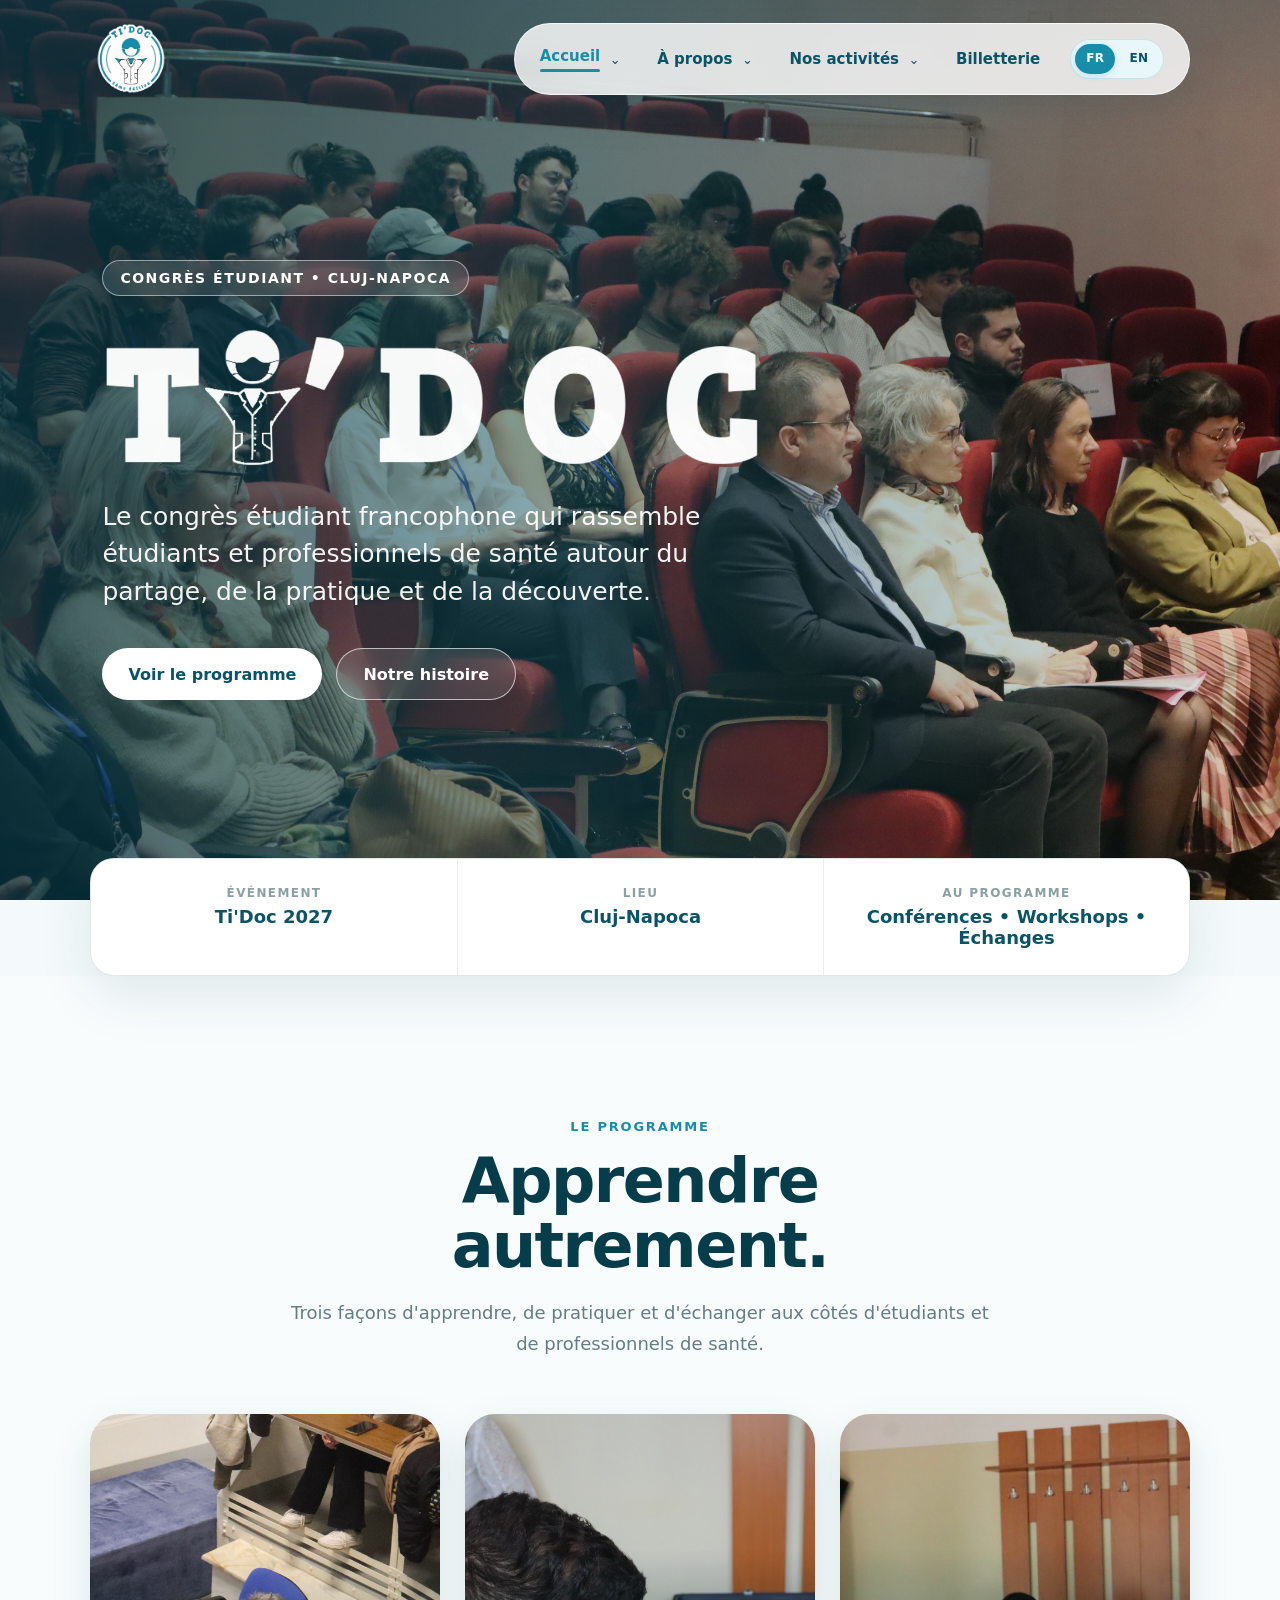
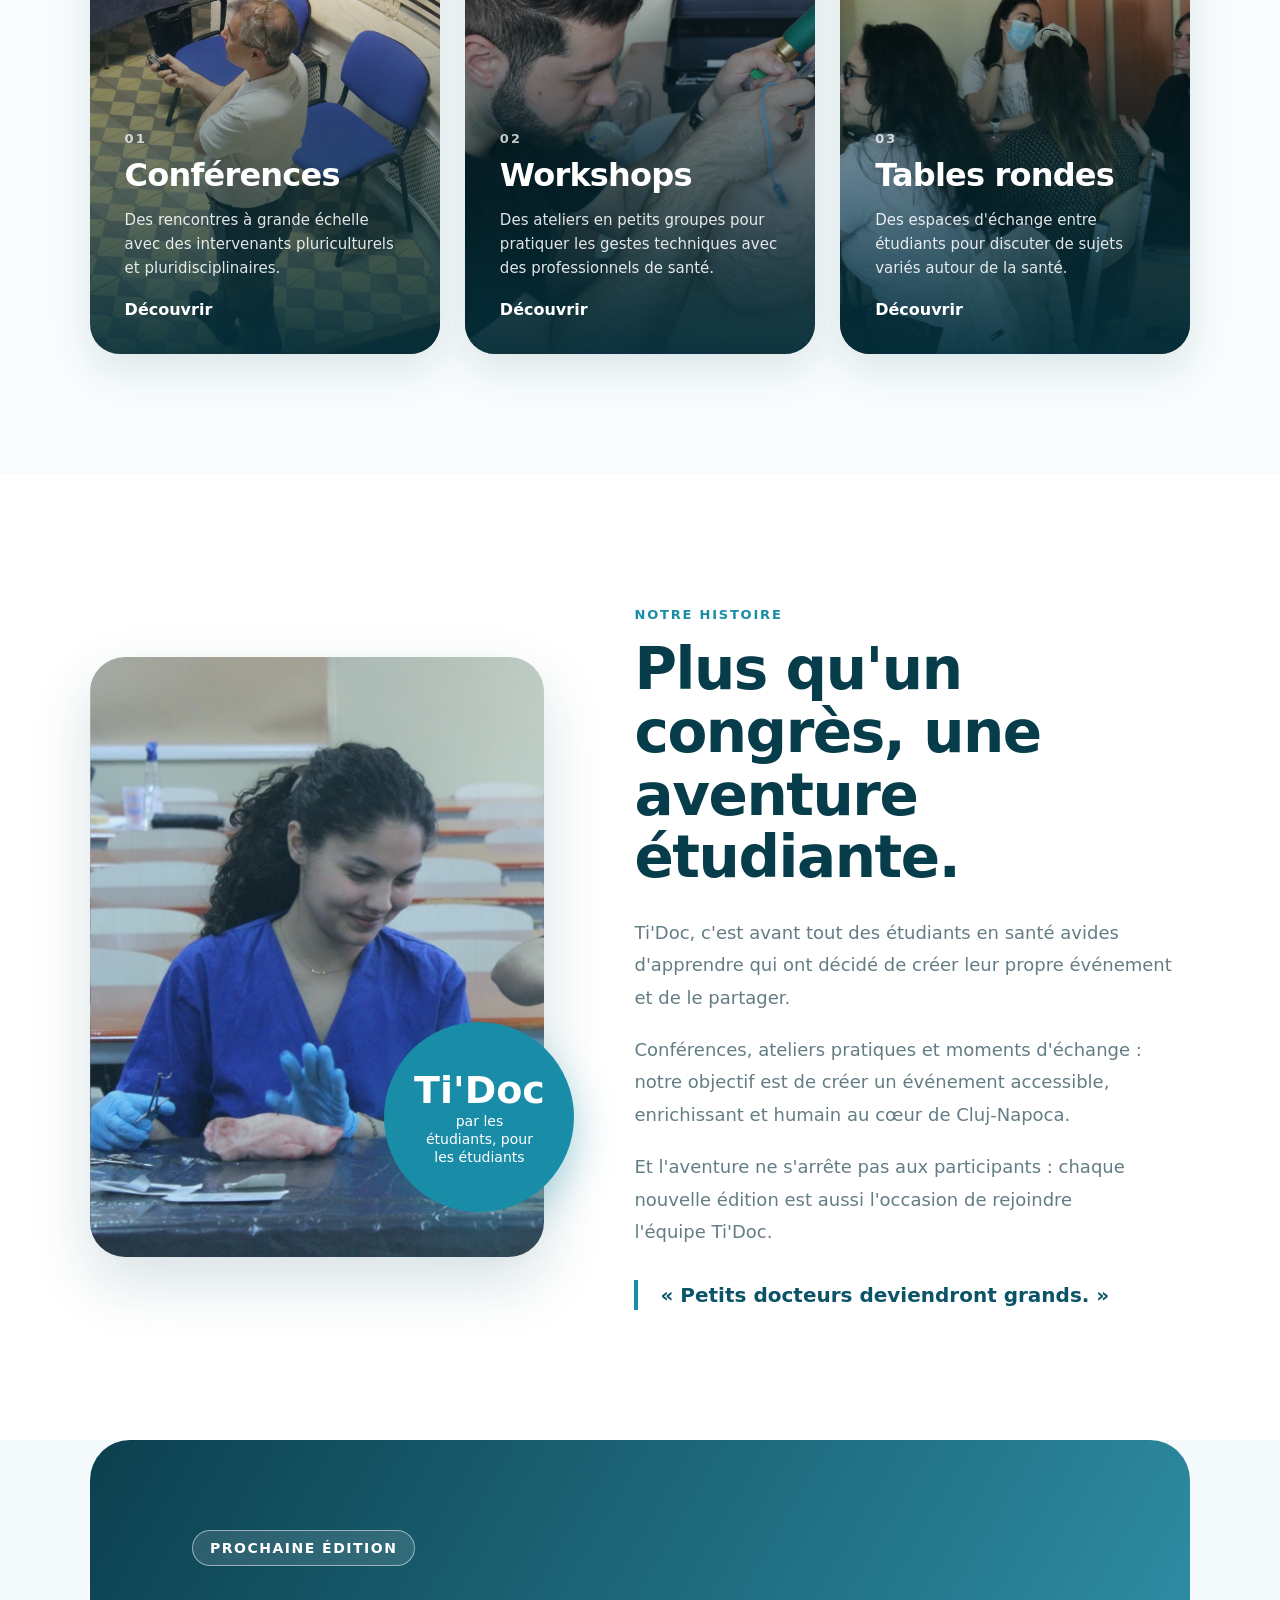
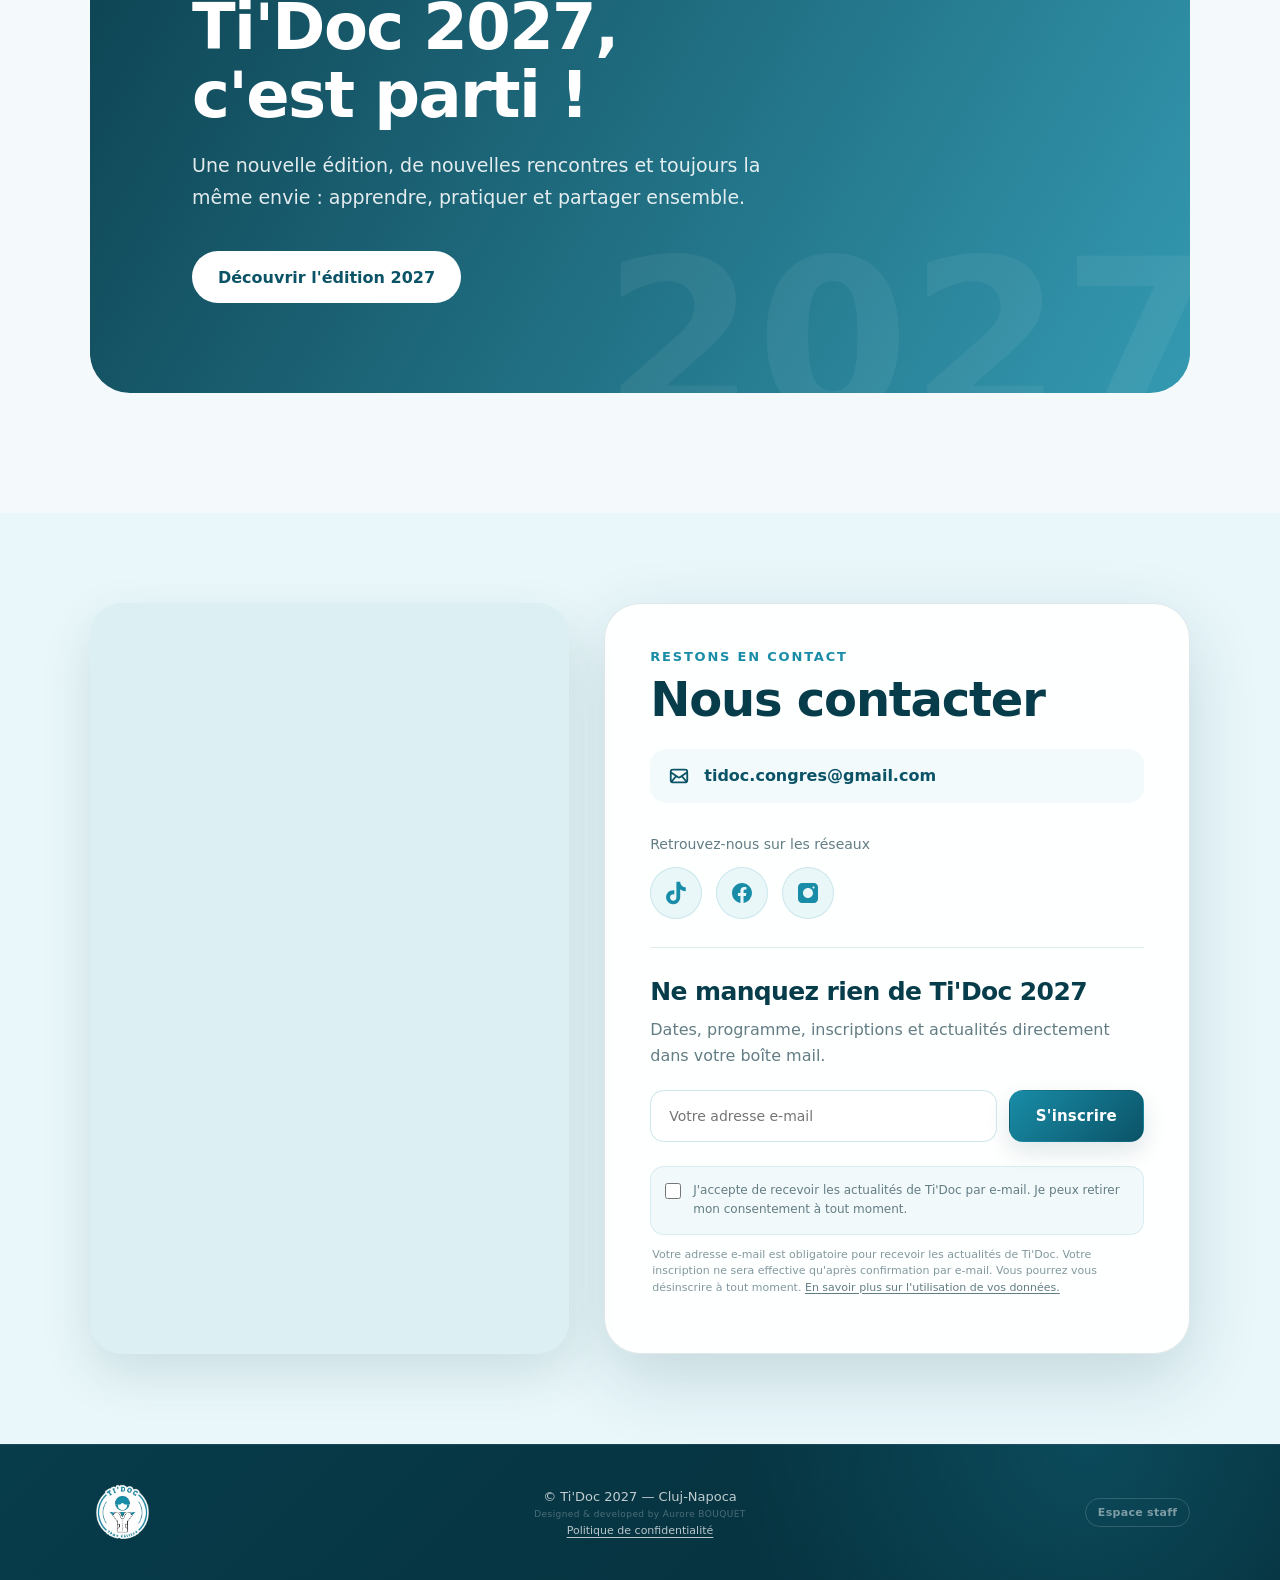
<file: index.html>
<!DOCTYPE html>
<html lang="fr">
<head>
<meta charset="UTF-8">
<meta name="viewport" content="width=device-width, initial-scale=1.0">

<title>Ti'Doc — Congrès étudiant francophone de Cluj-Napoca</title>

<meta
  name="description"
  content="Ti'Doc est le congrès étudiant francophone de santé à Cluj-Napoca. Découvrez l'édition 2027, ses conférences, workshops, tables rondes et sa billetterie."
>

<meta name="robots" content="index, follow">

<link rel="canonical" href="https://tidoccongres.fr/">  

<link rel="icon" type="image/png" href="/files/logo.png?v=3">
<link rel="shortcut icon" type="image/png" href="/files/logo.png?v=3">
<link rel="apple-touch-icon" href="/files/logo.png?v=3">
<meta name="apple-mobile-web-app-title" content="Ti'Doc">
  
<link
  rel="stylesheet"
  href="header.css"
>

<link
  rel="stylesheet"
  href="footer.css"
>

   
<style>

/* =========================
   BASE
========================= */

:root{
  --blue:#198CA7;
  --blue-dark:#0B5367;
  --blue-deep:#073C4B;
  --blue-light:#E9F7FA;
  --white:#FFFFFF;
  --text:#153C46;
  --grey:#637D84;
}

*{
  margin:0;
  padding:0;
  box-sizing:border-box;
}

html{
  scroll-behavior:smooth;
}

body{
  font-family:Arial, Helvetica, sans-serif;
  color:var(--text);
  background:#fff;
  overflow-x:hidden;
}

img{
  display:block;
  max-width:100%;
}

section{
  scroll-margin-top:90px;
}


/* =========================
   HERO
========================= */

.hero{
  min-height:100vh;

  background:
    linear-gradient(
      90deg,
      rgba(5,52,65,.76) 0%,
      rgba(10,79,95,.48) 45%,
      rgba(0,0,0,.12) 100%
    ),
    url("./files/IMG_3082_resultat.jpeg");

  background-size:cover;
  background-position:center;

  display:flex;
  align-items:center;

  padding:140px 8% 80px;
}

.hero-content{
  max-width:760px;
  color:white;
}

.hero-title{
  width:min(800px,88vw);
  max-width:100%;

  margin-bottom:28px;

  /* important : logo aligné à gauche avec le texte */
  margin-left:0;
  margin-right:auto;

  filter:
    brightness(0)
    invert(1);

  opacity:.97;
}

.hero-kicker{
  display:inline-block;

  padding:9px 17px;
  margin-bottom:28px;

  border:1px solid rgba(255,255,255,.5);
  border-radius:50px;

  background:rgba(255,255,255,.12);
  backdrop-filter:blur(10px);

  font-size:14px;
  font-weight:700;
  letter-spacing:1.5px;
  text-transform:uppercase;
}

.hero h1{
  font-size:clamp(42px,6vw,76px);
  line-height:1.05;
  margin-bottom:22px;
}

.hero-description{
  max-width:620px;

  font-size:clamp(19px,2vw,25px);
  line-height:1.5;

  color:rgba(255,255,255,.94);
}

.hero-buttons{
  display:flex;
  flex-wrap:wrap;
  gap:14px;

  margin-top:38px;
}

.btn{
  display:inline-flex;
  align-items:center;
  justify-content:center;

  min-height:52px;
  padding:0 26px;

  border-radius:50px;

  text-decoration:none;
  font-weight:700;

  transition:.25s;
}

.btn-primary{
  color:var(--blue-dark);
  background:white;
}

.btn-primary:hover{
  transform:translateY(-3px);
}

.btn-secondary{
  color:white;
  border:1px solid rgba(255,255,255,.65);
  background:rgba(255,255,255,.1);
  backdrop-filter:blur(10px);
}

.btn-secondary:hover{
  background:rgba(255,255,255,.2);
}


/* =========================
   MINI INFO BAR
========================= */

.info-bar{
  width:min(1100px,88%);
  margin:-42px auto 0;

  position:relative;
  z-index:20;

  display:grid;
  grid-template-columns:repeat(3,1fr);

  background:white;

  border-radius:24px;
  box-shadow:0 18px 60px rgba(14,72,86,.15);

  overflow:hidden;
}

.info-item{
  text-align:center;
  padding:27px 20px;
}

.info-item + .info-item{
  border-left:1px solid #E5F0F2;
}

.info-label{
  display:block;

  margin-bottom:6px;

  color:#8AA0A5;
  font-size:12px;
  font-weight:700;
  letter-spacing:1.4px;
  text-transform:uppercase;
}

.info-value{
  color:var(--blue-dark);
  font-size:18px;
  font-weight:700;
}


/* =========================
   SECTION TITLES
========================= */

.section-heading{
  max-width:700px;
  margin-bottom:55px;
}

.section-tag{
  color:var(--blue);
  font-size:13px;
  font-weight:800;
  letter-spacing:2px;
  text-transform:uppercase;
}

.section-heading h2{
  margin-top:13px;

  font-size:clamp(38px,5vw,62px);
  line-height:1.05;

  color:var(--blue-deep);
}

.section-heading p{
  margin-top:20px;

  color:var(--grey);
  font-size:18px;
  line-height:1.7;
}


/* =========================
   ACTIVITES
========================= */

.activities{
  padding:140px 7% 120px;
  background:#F8FCFD;
}

.activities .section-heading{
  margin-left:auto;
  margin-right:auto;
  text-align:center;
}

.activity-grid{
  max-width:1250px;
  margin:auto;

  display:grid;
  grid-template-columns:repeat(3,1fr);
  gap:25px;
}

.activity-card{
  position:relative;

  height:540px;

  border-radius:30px;
  overflow:hidden;

  box-shadow:0 15px 40px rgba(9,70,84,.12);

  text-decoration:none;
  color:white;
}

.activity-card img{
  width:100%;
  height:100%;
  object-fit:cover;

  transition:transform .5s ease;
}

.activity-card:hover img{
  transform:scale(1.05);
}

.card-overlay{
  position:absolute;
  inset:0;

  display:flex;
  flex-direction:column;
  justify-content:flex-end;

  padding:35px;

  background:
    linear-gradient(
      to top,
      rgba(3,47,59,.92) 0%,
      rgba(3,47,59,.35) 50%,
      transparent 75%
    );
}

.card-number{
  margin-bottom:10px;

  font-size:13px;
  font-weight:700;
  letter-spacing:2px;

  opacity:.75;
}

.card-overlay h3{
  font-size:32px;
  margin-bottom:14px;
}

.card-overlay p{
  color:rgba(255,255,255,.88);
  line-height:1.6;
  font-size:15px;
}

.card-link{
  margin-top:20px;
  font-weight:700;
}


/* =========================
   ABOUT
========================= */

.about{
  padding:130px 7%;
  background:white;
}

.about-container{
  max-width:1200px;
  margin:auto;

  display:grid;
  grid-template-columns:.9fr 1.1fr;
  gap:90px;
  align-items:center;
}

.about-visual{
  position:relative;
}

.about-image{
  height:600px;

  border-radius:35px;

  background:
    linear-gradient(rgba(25,140,167,.12),rgba(25,140,167,.12)),
    url("./files/IMG_3897.jpeg") center/cover;

  box-shadow:0 25px 60px rgba(15,77,91,.16);
}

.about-badge{
  position:absolute;
  right:-30px;
  bottom:45px;

  width:190px;
  height:190px;

  display:flex;
  flex-direction:column;
  align-items:center;
  justify-content:center;

  text-align:center;

  border-radius:50%;

  background:var(--blue);
  color:white;

  box-shadow:0 15px 40px rgba(25,140,167,.35);
}

.about-badge strong{
  font-size:38px;
}

.about-badge span{
  width:120px;
  font-size:14px;
  line-height:1.3;
}

.about-content h2{
  margin:15px 0 28px;

  font-size:clamp(38px,5vw,58px);
  line-height:1.08;

  color:var(--blue-deep);
}

.about-content p{
  margin-bottom:20px;

  color:var(--grey);
  font-size:18px;
  line-height:1.8;
}

.about-quote{
  margin-top:32px;
  padding-left:22px;

  border-left:4px solid var(--blue);

  color:var(--blue-dark);
  font-size:20px;
  font-weight:700;
  line-height:1.5;
}


/* =========================
   2027 CTA
========================= */

.edition{
  margin:0 7% 120px;

  position:relative;
  overflow:hidden;

  padding:90px 8%;

  border-radius:40px;

  color:white;

  background:
    linear-gradient(
      120deg,
      rgba(7,60,75,.98),
      rgba(25,140,167,.88)
    );
}

.edition::after{
  content:"2027";

  position:absolute;
  right:-25px;
  bottom:-75px;

  font-size:220px;
  font-weight:900;

  color:rgba(255,255,255,.06);
}

.edition-content{
  position:relative;
  z-index:2;

  max-width:720px;
}

.edition h2{
  margin-bottom:20px;

  font-size:clamp(40px,5vw,65px);
  line-height:1.05;
}

.edition p{
  max-width:620px;

  font-size:19px;
  line-height:1.7;

  color:rgba(255,255,255,.88);
}


/* =========================
   CONTACT — VERSION CORRIGÉE
========================= */

.contact{
  padding:90px 7%;
  background:var(--blue-light);
  overflow:hidden;
}

.contact-container{
  width:min(1100px,100%);
  margin:auto;

  display:grid;

  /* IMPORTANT :
     empêche les colonnes de déborder */
  grid-template-columns:
    minmax(0, .9fr)
    minmax(0, 1.1fr);

  gap:35px;

  align-items:stretch;
}


/* =========================
   VIDEO
========================= */

.contact-video{
  width:100%;
  min-width:0;

  aspect-ratio:1 / 1;

  position:relative;

  border-radius:32px;
  overflow:hidden;

  background:#DCEFF3;

  box-shadow:
    0 20px 50px rgba(8,67,80,.13);
}

.contact-video video{
  position:absolute;
  inset:0;

  width:100%;
  height:100%;

  display:block;

  object-fit:cover;

  max-width:100%;
}


/* =========================
   CARTE CONTACT
========================= */

.contact-card{
  width:100%;
  min-width:0;

  padding:45px;

  display:flex;
  flex-direction:column;
  justify-content:center;

  border-radius:32px;

  background:white;

  box-shadow:
    0 20px 50px rgba(8,67,80,.10);

  overflow:hidden;
}


.contact-card .section-tag{
  display:block;
  margin-bottom:10px;
}


.contact-card h2{
  margin-bottom:24px;

  color:var(--blue-deep);

  font-size:clamp(36px,4vw,48px);
  line-height:1.05;
}


/* =========================
   EMAIL
========================= */

.contact-email{
  width:100%;

  display:flex;
  align-items:center;
  gap:14px;

  margin-bottom:25px;

  padding:16px 18px;

  border-radius:16px;

  text-decoration:none;

  color:var(--blue-dark);
  background:#F2FAFB;

  font-weight:600;

  overflow-wrap:anywhere;
}


.contact-email .icon{
  width:22px;
  height:22px;

  min-width:22px;

  fill:none;
  stroke:#198CA7;

  flex-shrink:0;
}


/* =========================
   RESEAUX SOCIAUX
========================= */

.social-title{
  margin:8px 0 15px;

  color:var(--grey);

  font-size:14px;
}


.social-icons{
  display:flex;
  align-items:center;

  gap:14px;

  flex-wrap:wrap;
}


.social-icon{
  width:52px;
  height:52px;

  flex:0 0 52px;

  display:flex;
  align-items:center;
  justify-content:center;

  border-radius:50%;

  color:#198CA7;
  background:#EAF7F9;

  border:
    1px solid rgba(25,140,167,.15);

  text-decoration:none;

  transition:.25s ease;
}


.social-icon .icon{
  width:24px;
  height:24px;

  fill:currentColor;
}


.social-icon:hover{
  color:white;
  background:#198CA7;

  transform:translateY(-3px);
}


/* =========================
   NEWSLETTER
========================= */

.newsletter{
  width:100%;

  margin-top:28px;
  padding-top:28px;

  border-top:
    1px solid #E1ECEE;
}


.newsletter h3{
  margin-bottom:10px;

  color:var(--blue-deep);

  font-size:25px;
  line-height:1.25;
}


.newsletter p{
  margin-bottom:22px;

  color:var(--grey);

  line-height:1.6;
}


.newsletter-form{
  width:100%;

  display:flex;

  min-width:0;
}


.newsletter input{
  flex:1 1 auto;

  width:100%;
  min-width:0;

  padding:16px 18px;

  border:
    1px solid #CFE1E5;

  border-radius:
    12px 0 0 12px;

  outline:none;

  font-size:15px;
}


.newsletter input:focus{
  border-color:var(--blue);
}


.newsletter button{
  flex:0 0 auto;

  min-width:110px;

  padding:0 20px;

  border:0;

  border-radius:
    0 12px 12px 0;

  color:white;
  background:var(--blue);

  font-weight:700;

  cursor:pointer;
}


.newsletter .newsletter-privacy{
  margin:12px 2px 0;

  color:#82999F;

  font-size:11px;
  line-height:1.5;

  font-weight:400;
}

.newsletter .newsletter-privacy a{
  color:#637D84;

  text-decoration:underline;
  text-underline-offset:2px;
}

.newsletter .newsletter-privacy a:hover{
  color:#198CA7;
}
  
/* =========================
   TABLETTE
========================= */

@media(max-width:900px){

  .contact-container{
    grid-template-columns:1fr;

    gap:30px;
  }


  .contact-video{
    width:min(520px,100%);

    margin:auto;

    aspect-ratio:1 / 1;
  }


  .contact-card{
    width:100%;
  }

}


/* =========================
   TELEPHONE
========================= */

@media(max-width:650px){

  .contact{
    padding:
      75px 5%;
  }


  .contact-container{
    gap:25px;
  }


  .contact-video{
    width:100%;
  }


  .contact-card{
    padding:
      35px 24px;
  }


  .contact-card h2{
    font-size:36px;
  }


  .newsletter-form{
    flex-direction:column;

    gap:10px;
  }


  .newsletter input,
  .newsletter button{
    width:100%;
    min-width:0;
    min-height:50px;

    border-radius:12px;
  }

}

/* =========================
   FOOTER
========================= */

footer{
  padding:40px 7%;

  display:flex;
  justify-content:space-between;
  align-items:center;

  color:rgba(255,255,255,.75);
  background:var(--blue-deep);

  font-size:14px;
}

.footer-logo{
  width:65px;
  height:auto;
  filter:none;
  opacity:1;
}

.staff-link{
  display:inline-flex;
  align-items:center;
  gap:6px;

  padding:7px 12px;

  border:1px solid rgba(255,255,255,.16);
  border-radius:50px;

  color:rgba(255,255,255,.48);
  text-decoration:none;

  font-size:11px;
  font-weight:600;
  letter-spacing:.3px;

  transition:.25s ease;
}

.staff-link:hover{
  color:white;
  border-color:rgba(255,255,255,.4);
  background:rgba(255,255,255,.06);
}
   
/* =========================
   TABLETTE / MOBILE
========================= */

@media(max-width:900px){


  .hero{
    min-height:90vh;
    padding:130px 7% 80px;

    background-position:center;
  }

  .info-bar{
    grid-template-columns:1fr;
    margin-top:-25px;
  }

  .info-item + .info-item{
    border-left:0;
    border-top:1px solid #E5F0F2;
  }

  .activity-grid{
    grid-template-columns:1fr;
  }

  .activity-card{
    height:470px;
  }

  .about-container{
    grid-template-columns:1fr;
    gap:60px;
  }

  .about-image{
    height:480px;
  }

  .about-badge{
    right:20px;
  }

  .contact-container{
    grid-template-columns:1fr;
  }

  .contact-video{
  width:min(520px,100%);
  aspect-ratio:1 / 1;
  margin:auto;
}

.contact-video video{
  width:100%;
  height:100%;
}

}


/* =========================
   TELEPHONE
========================= */

@media(max-width:650px){

  .hero{
    min-height:88vh;
    padding:130px 7% 60px;
  }

  .hero-title{
    width:80%;
  }

  .hero-description{
    font-size:19px;
  }

  .hero-buttons{
    flex-direction:column;
    align-items:flex-start;
  }

  .activities,
  .about,
  .contact{
    padding-left:5%;
    padding-right:5%;
  }

  .activities{
    padding-top:110px;
  }

  .activity-card{
    height:430px;
  }

  .card-overlay{
    padding:27px;
  }

  .about{
    padding-top:90px;
    padding-bottom:90px;
  }

  .about-image{
    height:420px;
  }

  .about-badge{
    width:145px;
    height:145px;
  }

  .about-badge strong{
    font-size:29px;
  }

  .edition{
    margin:0 5% 90px;
    padding:65px 30px;
  }

  .edition::after{
    font-size:130px;
  }

  .contact{
    padding-top:90px;
    padding-bottom:90px;
  }

  .contact-card{
    padding:38px 25px;
  }

  .contact-card h2{
    font-size:37px;
  }

  .newsletter-form{
    flex-direction:column;
    gap:10px;
  }

  .newsletter input,
  .newsletter button{
    width:100%;
    min-height:50px;
    border-radius:12px;
  }

  footer{
    flex-direction:column;
    gap:20px;
  }

}

</style>
<link rel="stylesheet" href="theme.css">
<script src="translations.js" defer></script>
<script src="language.js" defer></script>
</head>


<body>


<div id="header-container"></div>



<!-- ================= HERO ================= -->

<section class="hero" id="accueil">

  <div class="hero-content">

    <div class="hero-kicker">
      Congrès étudiant • Cluj-Napoca
    </div>

    <img
      src="files/Sans titre (1300 x 250 px).png"
      alt="Ti'Doc"
      class="hero-title"
    >

    <p class="hero-description">
      Le congrès étudiant francophone qui rassemble
      étudiants et professionnels de santé autour du
      partage, de la pratique et de la découverte.
    </p>

    <div class="hero-buttons">

  <a
  href="activites.html?edition=2027"
  class="btn btn-primary"
>
  Voir le programme
</a>

  <a href="#apropos" class="btn btn-secondary">
    Notre histoire
  </a>

</div>

  </div>

</section>



<!-- ================= INFOS ================= -->

<div class="info-bar">

  <div class="info-item">
    <span class="info-label">Événement</span>
    <span class="info-value">Ti'Doc 2027</span>
  </div>

  <div class="info-item">
    <span class="info-label">Lieu</span>
    <span class="info-value">Cluj-Napoca</span>
  </div>

  <div class="info-item">
    <span class="info-label">Au programme</span>
    <span class="info-value">
      Conférences • Workshops • Échanges
    </span>
  </div>

</div>



<!-- ================= ACTIVITES ================= -->

<section class="activities" id="activites">

  <div class="section-heading">

    <span class="section-tag">Le programme</span>

    <h2>
      Apprendre autrement.
    </h2>

    <p>
  Trois façons d'apprendre, de pratiquer et d'échanger
  aux côtés d'étudiants et de professionnels de santé.
</p>

  </div>


  <div class="activity-grid">


    <!-- CONFERENCES -->

    <a
  href="activites.html?edition=2027"
  class="activity-card"
>

      <img
        src="files/IMG_3230_resultat.jpeg"
        alt="Conférences Ti'Doc"
      >

      <div class="card-overlay">

        <span class="card-number">01</span>

        <h3>Conférences</h3>

        <p>
          Des rencontres à grande échelle avec des
          intervenants pluriculturels et
          pluridisciplinaires.
        </p>

        <span class="card-link">
          Découvrir
        </span>

      </div>

    </a>



    <!-- WORKSHOPS -->

    <a
  href="activites.html?edition=2027"
  class="activity-card"
>

      <img
        src="files/workshop.png"
        alt="Workshops Ti'Doc"
      >

      <div class="card-overlay">

        <span class="card-number">02</span>

        <h3>Workshops</h3>

        <p>
          Des ateliers en petits groupes pour pratiquer
          les gestes techniques avec des professionnels
          de santé.
        </p>

        <span class="card-link">
          Découvrir
        </span>

      </div>

    </a>



    <!-- TABLES RONDES -->

    <a
  href="activites.html?edition=2027"
  class="activity-card"
>

      <img
        src="files/IMG_3579_resultat.jpeg"
        alt="Tables rondes Ti'Doc"
      >

      <div class="card-overlay">

        <span class="card-number">03</span>

        <h3>Tables rondes</h3>

        <p>
          Des espaces d'échange entre étudiants pour
          discuter de sujets variés autour de la santé.
        </p>

        <span class="card-link">
          Découvrir
        </span>

      </div>

    </a>


  </div>

</section>



<!-- ================= A PROPOS ================= -->

<section class="about" id="apropos">

  <div class="about-container">


    <div class="about-visual">

      <div class="about-image"></div>

      <div class="about-badge">
        <strong>Ti'Doc</strong>
        <span>
          par les étudiants,
          pour les étudiants
        </span>
      </div>

    </div>



    <div class="about-content">

      <span class="section-tag">
        Notre histoire
      </span>

      <h2>
        Plus qu'un congrès,
        une aventure étudiante.
      </h2>

      <p>
        Ti'Doc, c'est avant tout des étudiants en santé
        avides d'apprendre qui ont décidé de créer leur
        propre événement et de le partager.
      </p>

      <p>
        Conférences, ateliers pratiques et moments
        d'échange : notre objectif est de créer un
        événement accessible, enrichissant et humain
        au cœur de Cluj-Napoca.
      </p>

      <p>
        Et l'aventure ne s'arrête pas aux participants :
        chaque nouvelle édition est aussi l'occasion
        de rejoindre l'équipe Ti'Doc.
      </p>

      <div class="about-quote">
        « Petits docteurs deviendront grands. »
      </div>

    </div>

  </div>

</section>



<!-- ================= EDITION 2027 ================= -->

<section class="edition">

  <div class="edition-content">

    <span class="hero-kicker">
      Prochaine édition
    </span>

    <h2>
      Ti'Doc 2027,<br>
      c'est parti !
    </h2>

    <p>
      Une nouvelle édition, de nouvelles rencontres
      et toujours la même envie : apprendre,
      pratiquer et partager ensemble.
    </p>

    <div class="hero-buttons">

      <a
  href="activites.html?edition=2027"
  class="btn btn-primary"
>
  Découvrir l'édition 2027
</a>

    </div>

  </div>

</section>



<!-- ================= CONTACT ================= -->

<section class="contact" id="contact">

  <div class="contact-container">

    <!-- VIDEO -->

    <div class="contact-video">

      <video autoplay muted loop playsinline>
        <source src="files/export.mp4" type="video/mp4">
      </video>

    </div>


    <!-- CONTACT -->

    <div class="contact-card">

      <span class="section-tag">
        Restons en contact
      </span>

      <h2>
        Nous contacter
      </h2>


      <!-- EMAIL -->

      <a
        class="contact-email"
        href="mailto:tidoc.congres@gmail.com"
      >

        <svg
          viewBox="0 0 24 24"
          class="icon"
          xmlns="http://www.w3.org/2000/svg"
          fill="none"
        >

          <path
            d="M4 18L9 12M20 18L15 12M3 8L10.225 12.8166C10.8665 13.2443 11.1872 13.4582 11.5339 13.5412C11.8403 13.6147 12.1597 13.6147 12.4661 13.5412C12.8128 13.4582 13.1335 13.2443 13.775 12.8166L21 8M6.2 19H17.8C18.9201 19 19.4802 19 19.908 18.782C20.2843 18.5903 20.5903 18.2843 20.782 17.908C21 17.4802 21 16.9201 21 15.8V8.2C21 7.0799 21 6.51984 20.782 6.09202C20.5903 5.71569 20.2843 5.40973 19.908 5.21799C19.4802 5 18.9201 5 17.8 5H6.2C5.0799 5 4.51984 5 4.09202 5.21799C3.71569 5.40973 3.40973 5.71569 3.21799 6.09202C3 6.51984 3 7.07989 3 8.2V15.8C3 16.9201 3 17.4802 3.21799 17.908C3.40973 18.2843 3.71569 18.5903 4.09202 18.782C4.51984 19 5.07989 19 6.2 19Z"
            stroke="currentColor"
            stroke-width="2"
            stroke-linecap="round"
            stroke-linejoin="round"
          />

        </svg>

        <span>
          tidoc.congres@gmail.com
        </span>

      </a>


      <!-- RESEAUX -->

      <p class="social-title">
        Retrouvez-nous sur les réseaux
      </p>

      <div class="social-icons">


        <!-- TIKTOK -->

        <a
          class="social-icon"
          href="https://www.tiktok.com/@congres_tidoc"
          target="_blank"
          rel="noopener"
          aria-label="TikTok"
        >

          <svg
            viewBox="0 0 32 32"
            class="icon"
            xmlns="http://www.w3.org/2000/svg"
          >

            <path d="M16.66 1.03h4.89c.05 2.03.88 3.86 2.19 5.21 1.41 1.27 3.25 2.1 5.27 2.24v5.04a11.5 11.5 0 0 1-5.33-1.21c-.78-.38-1.45-.76-2.08-1.2v10.93c-.1 1.85-.72 3.54-1.71 4.95-1.65 2.37-4.33 3.92-7.37 4.01h-.41c-1.73 0-3.35-.48-4.73-1.32-2.51-1.51-4.24-4.09-4.56-7.09-.02-.63-.04-1.25-.01-1.86.49-4.78 4.49-8.48 9.36-8.48.55 0 1.08.05 1.6.14v5.55a4.26 4.26 0 0 0-1.42-.24c-1.87 0-3.46 1.19-4.05 2.86-.13.43-.21.92-.21 1.43 0 .2.01.41.04.61.33 2.05 2.09 3.59 4.2 3.59h.18c1.46-.04 2.73-.83 3.45-1.99.27-.37.45-.82.51-1.31.13-2.24.08-4.46.09-6.7V1.03z"/>

          </svg>

        </a>


        <!-- FACEBOOK -->

        <a
          class="social-icon"
          href="https://www.facebook.com/share/1AAdnhuuvd"
          target="_blank"
          rel="noopener"
          aria-label="Facebook"
        >

          <svg
            viewBox="0 0 24 24"
            class="icon"
            xmlns="http://www.w3.org/2000/svg"
          >

            <path d="M12 2.04C6.5 2.04 2 6.53 2 12.06c0 5 3.66 9.15 8.44 9.9v-7h-2.54v-2.9h2.54V9.85c0-2.51 1.49-3.89 3.78-3.89 1.09 0 2.23.19 2.23.19v2.47h-1.26c-1.24 0-1.63.77-1.63 1.56v1.88h2.78l-.45 2.9h-2.33v7c2.36-.37 4.5-1.57 6.05-3.39A9.98 9.98 0 0 0 22 12.06c0-5.53-4.5-10.02-10-10.02Z"/>

          </svg>

        </a>


        <!-- INSTAGRAM -->

        <a
          class="social-icon"
          href="https://www.instagram.com/congres_tidoc"
          target="_blank"
          rel="noopener"
          aria-label="Instagram"
        >

          <svg
            viewBox="0 0 48 48"
            class="icon"
            xmlns="http://www.w3.org/2000/svg"
          >

            <path d="M0 0h48v48H0z" fill="none"/>

            <path d="M36 4H12c-4.4 0-8 3.6-8 8v24c0 4.4 3.6 8 8 8h24c4.4 0 8-3.6 8-8V12c0-4.4-3.6-8-8-8ZM24 34c-5.5 0-10-4.5-10-10s4.5-10 10-10 10 4.5 10 10-4.5 10-10 10Zm11-19c-1.1 0-2-.9-2-2s.9-2 2-2 2 .9 2 2-.9 2-2 2Z"/>

          </svg>

        </a>

      </div>


      <!-- NEWSLETTER -->

      <div class="newsletter">

        <h3>
          Ne manquez rien de Ti'Doc 2027
        </h3>

        <p>
          Dates, programme, inscriptions et actualités
          directement dans votre boîte mail.
        </p>

        <form
          class="newsletter-form"
          id="newsletter-form"
        >

          <input
            type="email"
            id="newsletter-email"
            name="email"
            autocomplete="email"
            aria-label="Adresse e-mail"
            placeholder="Votre adresse e-mail"
            required
          >

        <label class="newsletter-consent" for="newsletter-consent">
          <input
            type="checkbox"
            id="newsletter-consent"
            name="consent"
            value="1"
            required
          >
          <span>
            J'accepte de recevoir les actualités de Ti'Doc par e-mail.
            Je peux retirer mon consentement à tout moment.
          </span>
        </label>

          <button type="submit">
            S'inscrire
          </button>

        </form>

<p class="newsletter-privacy">
  Votre adresse e-mail est obligatoire pour recevoir les actualités
  de Ti'Doc. Votre inscription ne sera effective qu'après
  confirmation par e-mail. Vous pourrez vous désinscrire à tout
  moment.

  <a href="confidentialite.html">
    En savoir plus sur l'utilisation de vos données.
  </a>
</p>
        
        <p
          id="newsletter-message"
          style="
            margin-top:12px;
            margin-bottom:0;
            font-size:14px;
            font-weight:600;
          "
        ></p>

      </div>

    </div>

  </div>

</section>



<div id="footer-container"></div>



<!-- ================= NEWSLETTER SCRIPT ================= -->

<script>

const NEWSLETTER_API =
  "https://script.google.com/macros/s/AKfycbxkdojsJ-hDffjuQG_zZ1ydjFhliTkAA2DF0cBqTcNlWtEWxQbRQKYTcrFFV5bGhACB/exec";

const newsletterForm =
  document.getElementById("newsletter-form");

const newsletterEmail =
  document.getElementById("newsletter-email");

const newsletterConsent =
  document.getElementById("newsletter-consent");

const newsletterMessage =
  document.getElementById("newsletter-message");


newsletterForm?.addEventListener(
  "submit",
  async function(event){

    event.preventDefault();


    const email =
      newsletterEmail.value.trim();


    if(!email){

      newsletterMessage.textContent =
        "Veuillez entrer une adresse e-mail.";

      return;

    }

    if(!newsletterConsent?.checked){

      newsletterMessage.textContent =
        "Veuillez accepter de recevoir les actualités de Ti'Doc.";

      newsletterConsent?.focus();

      return;

    }


    newsletterMessage.textContent =
      "Inscription en cours...";


    try{

      const response =
        await fetch(
          NEWSLETTER_API,
          {

            method:"POST",

            headers:{
              "Content-Type":
                "application/x-www-form-urlencoded;charset=UTF-8"
            },

            body:
              "email=" +
              encodeURIComponent(email) +
              "&consent=1"

          }
        );


      const data =
        await response.json();


      console.log(
        "Réponse newsletter :",
        data
      );


      if(data.success){

  if(data.pending){

    newsletterMessage.textContent =
      "Presque terminé 💙 Consultez votre boîte mail et cliquez sur le lien de confirmation pour valider votre inscription.";

  } else if(data.alreadyRegistered){

    newsletterMessage.textContent =
      "Cette adresse est déjà inscrite à la newsletter Ti'Doc 💙";

  } else{

    newsletterMessage.textContent =
      data.message ||
      "Votre demande a bien été prise en compte 💙";

  }

  newsletterMessage.style.color =
    "#198CA7";

  newsletterEmail.value = "";

}

      else{

        newsletterMessage.textContent =
          data.message ||
          "Une erreur est survenue.";

        newsletterMessage.style.color =
          "#B54747";

      }

    }

    catch(error){

      console.error(
        "Erreur newsletter :",
        error
      );

      newsletterMessage.textContent =
        "Impossible de vous inscrire pour le moment.";

      newsletterMessage.style.color =
        "#B54747";

    }

  }
);

</script>

<script src="header.js"></script>
<script src="footer.js"></script>
   
</body>
</html>
</file>
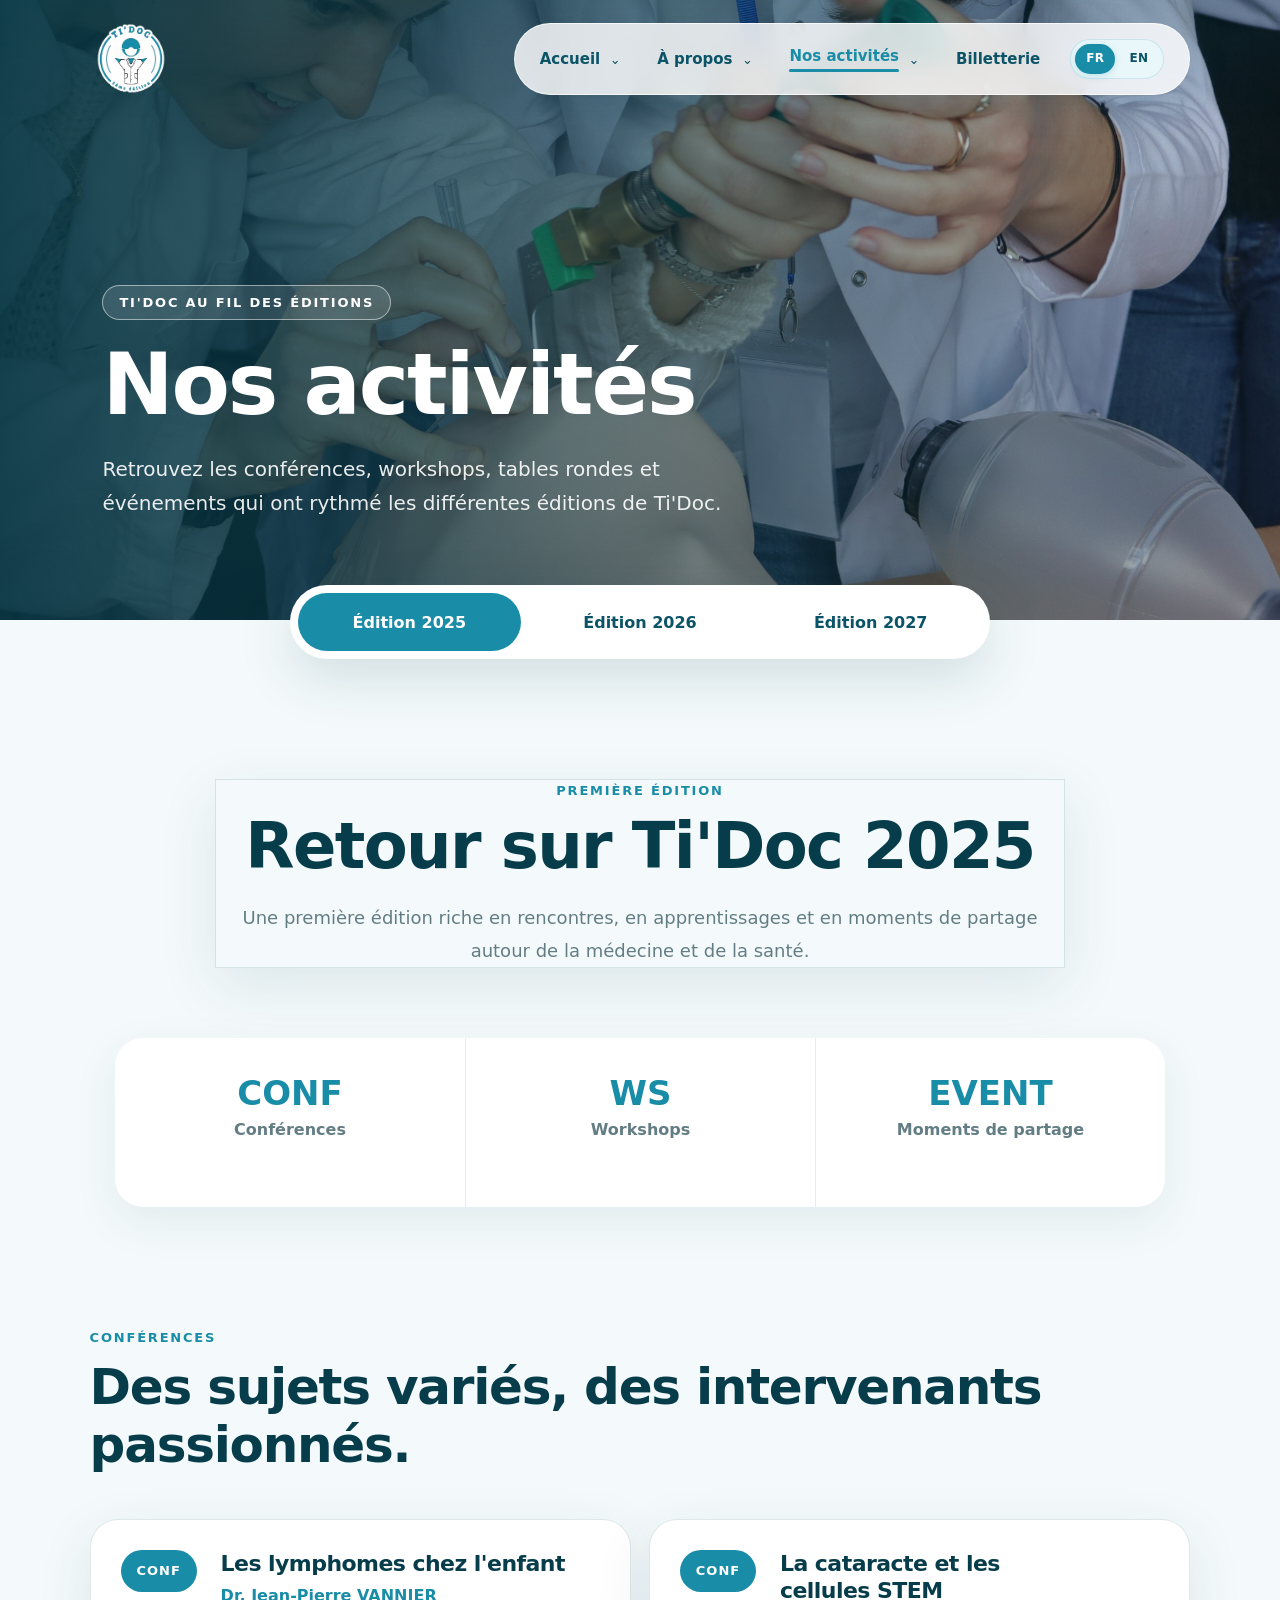
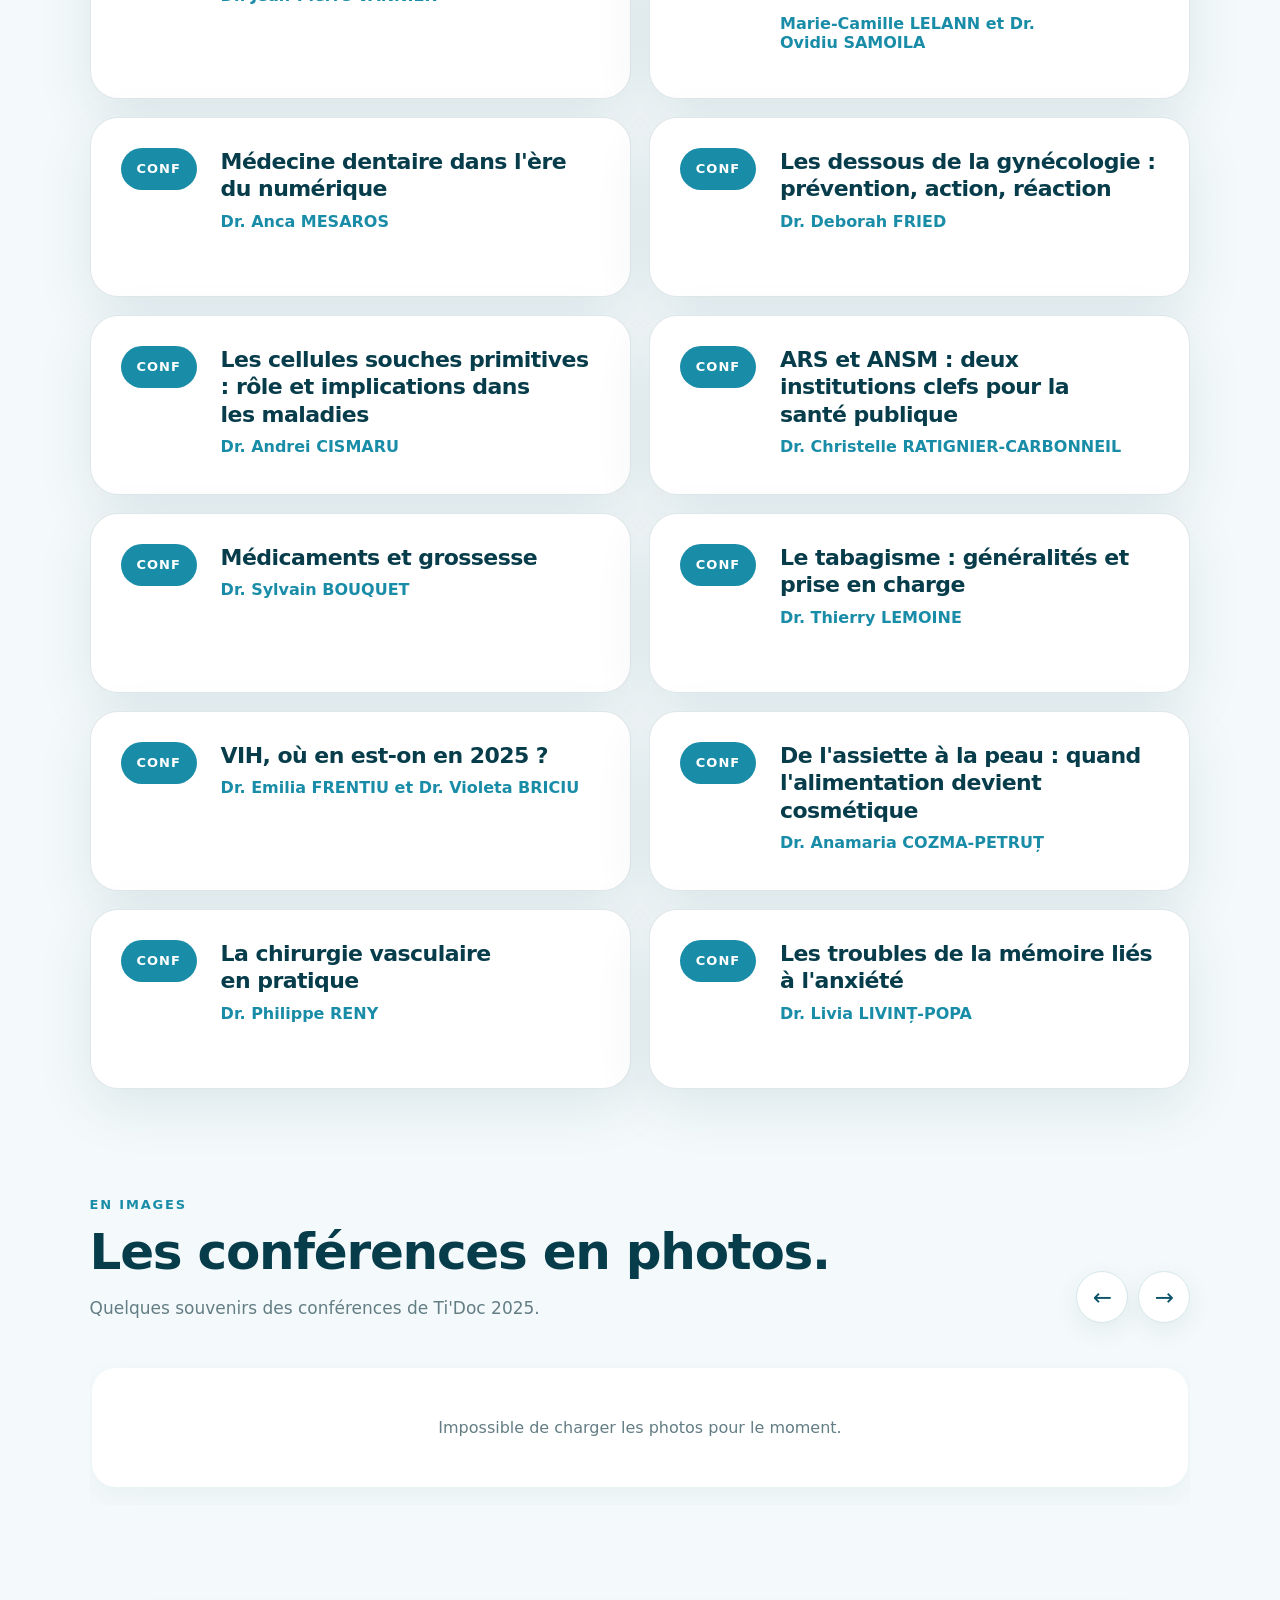
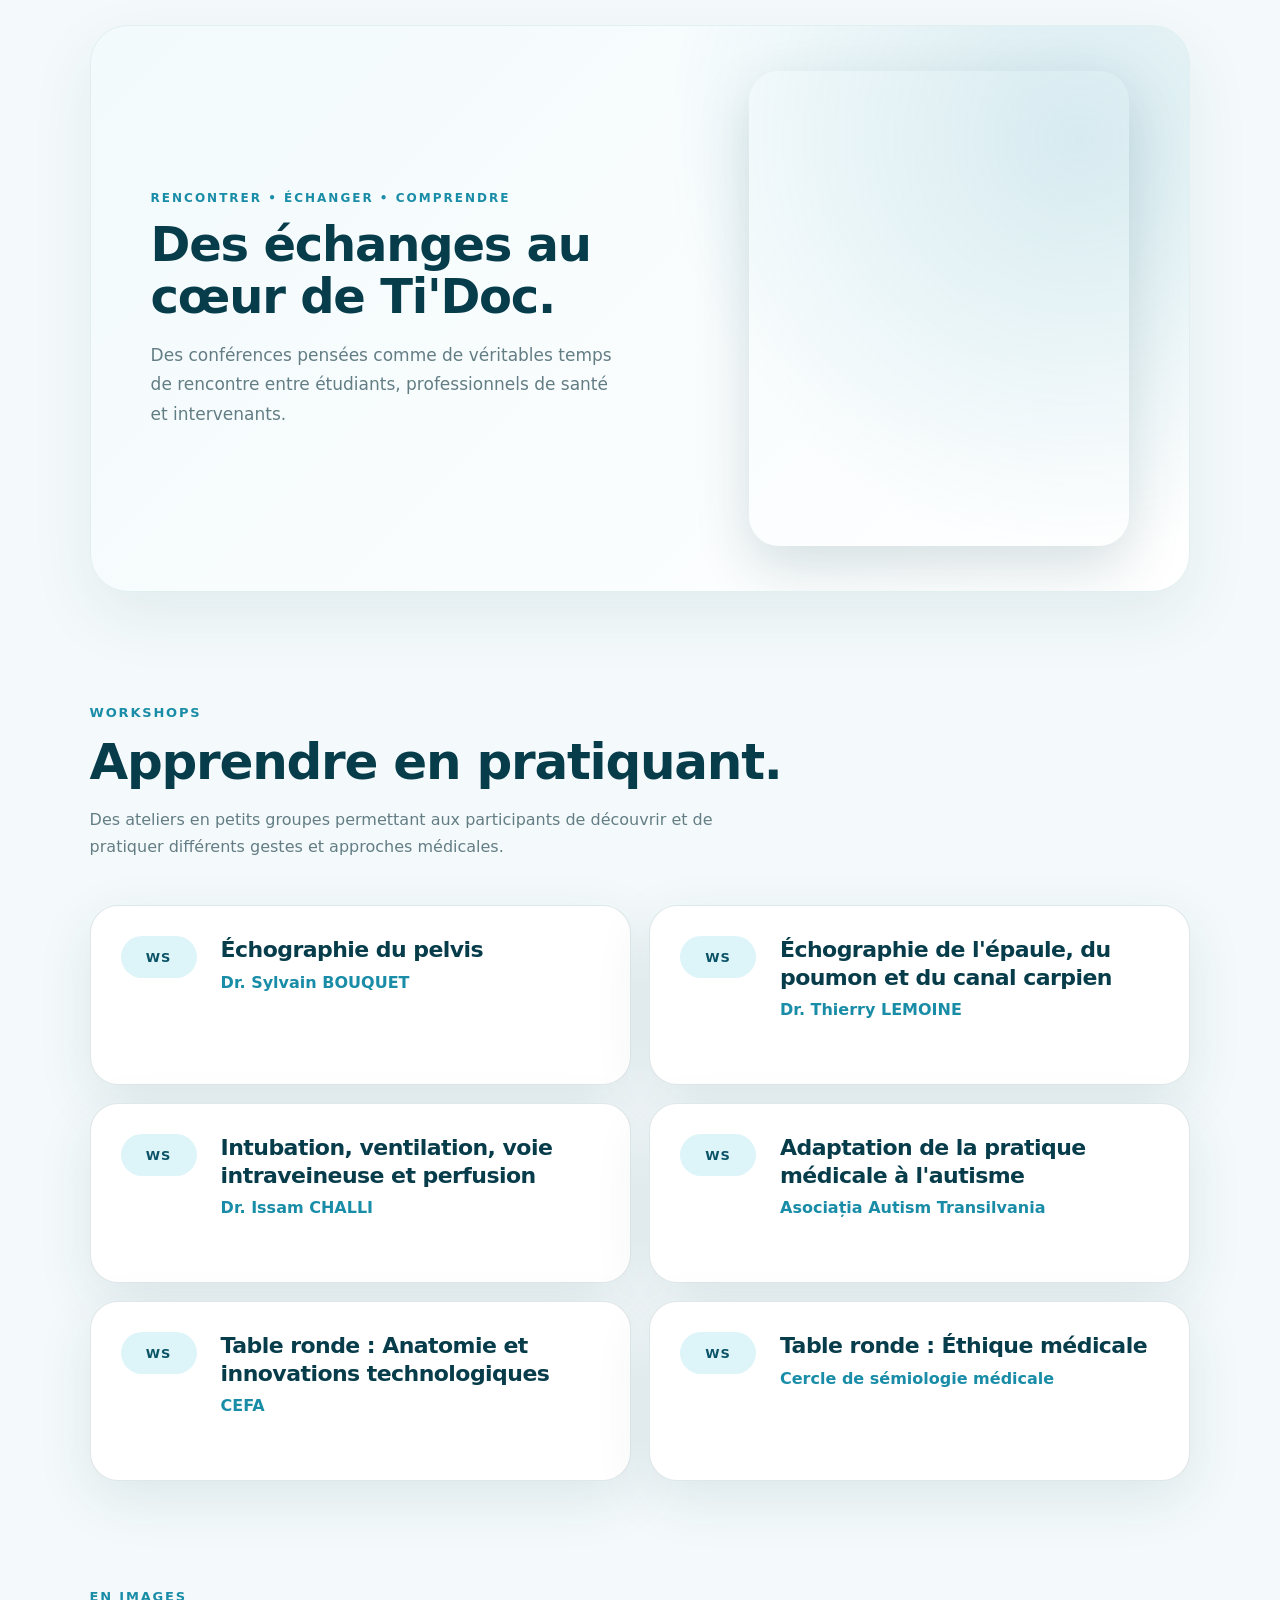
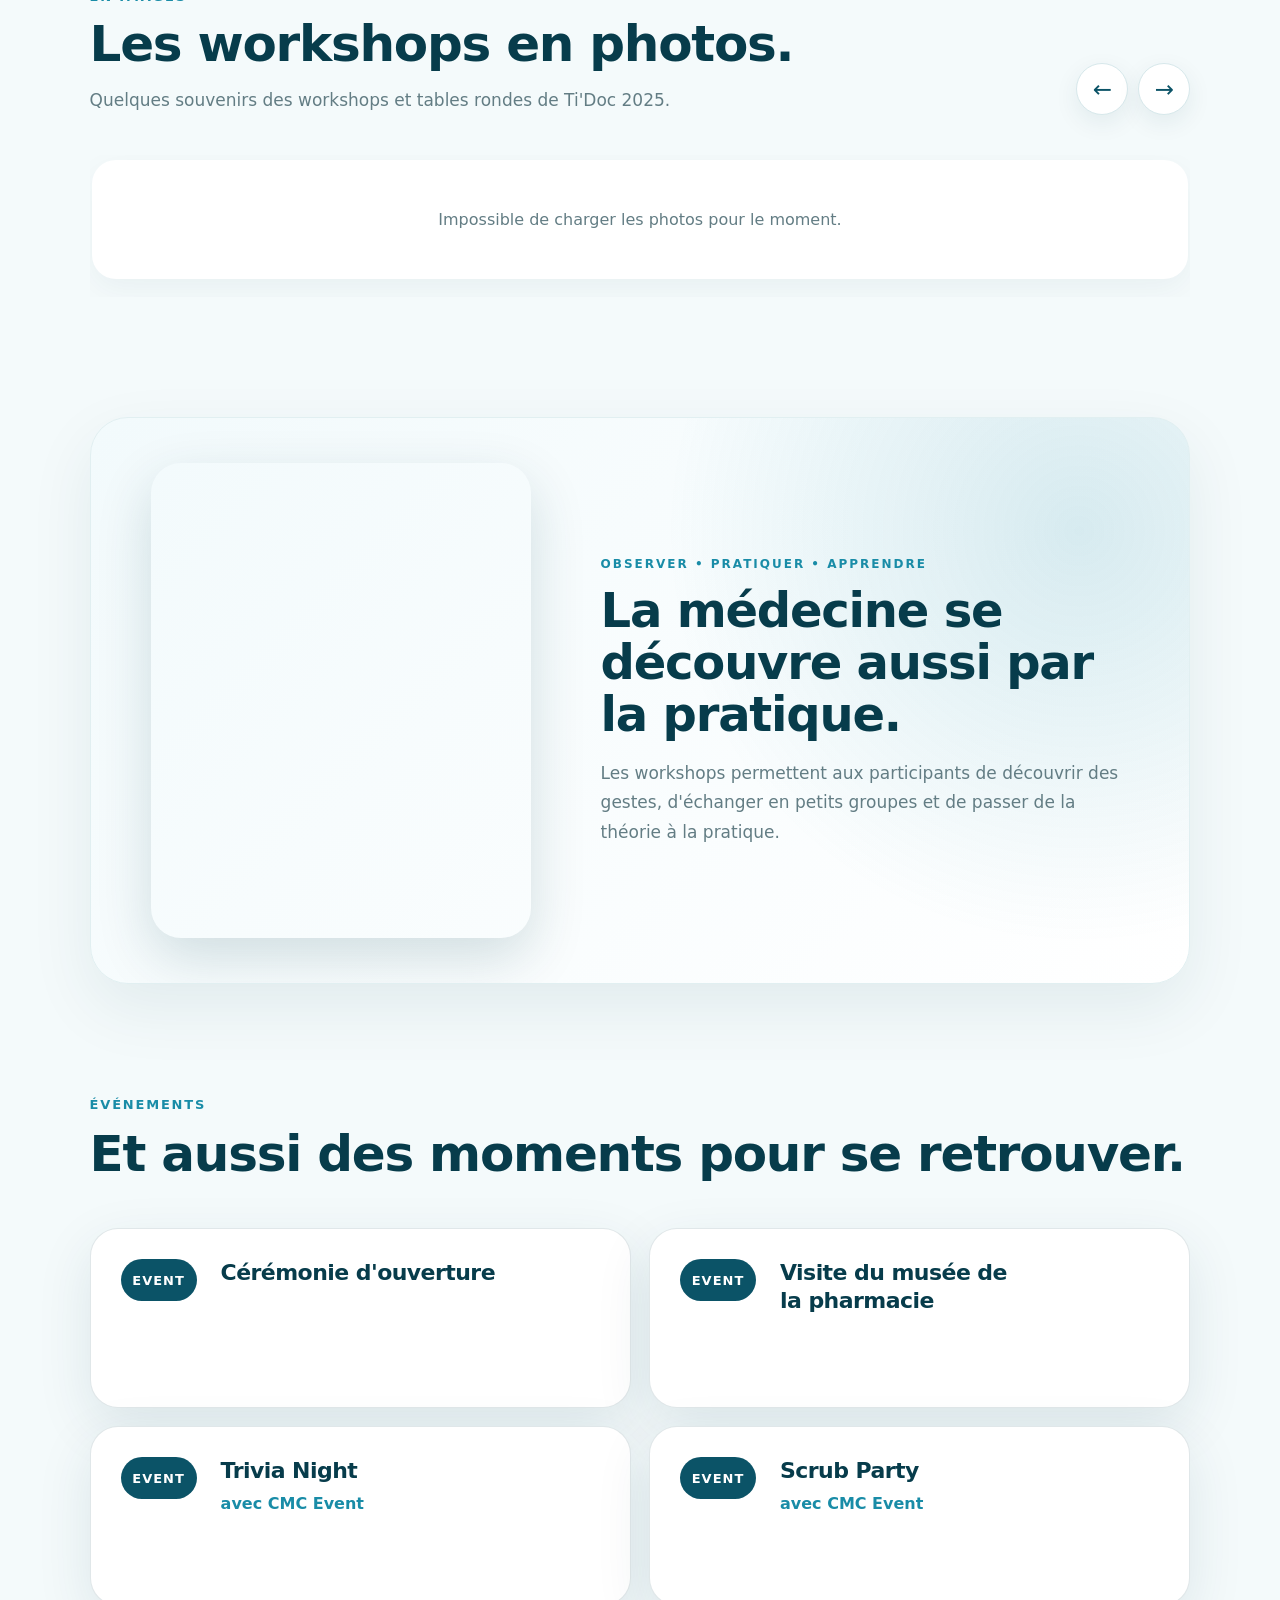
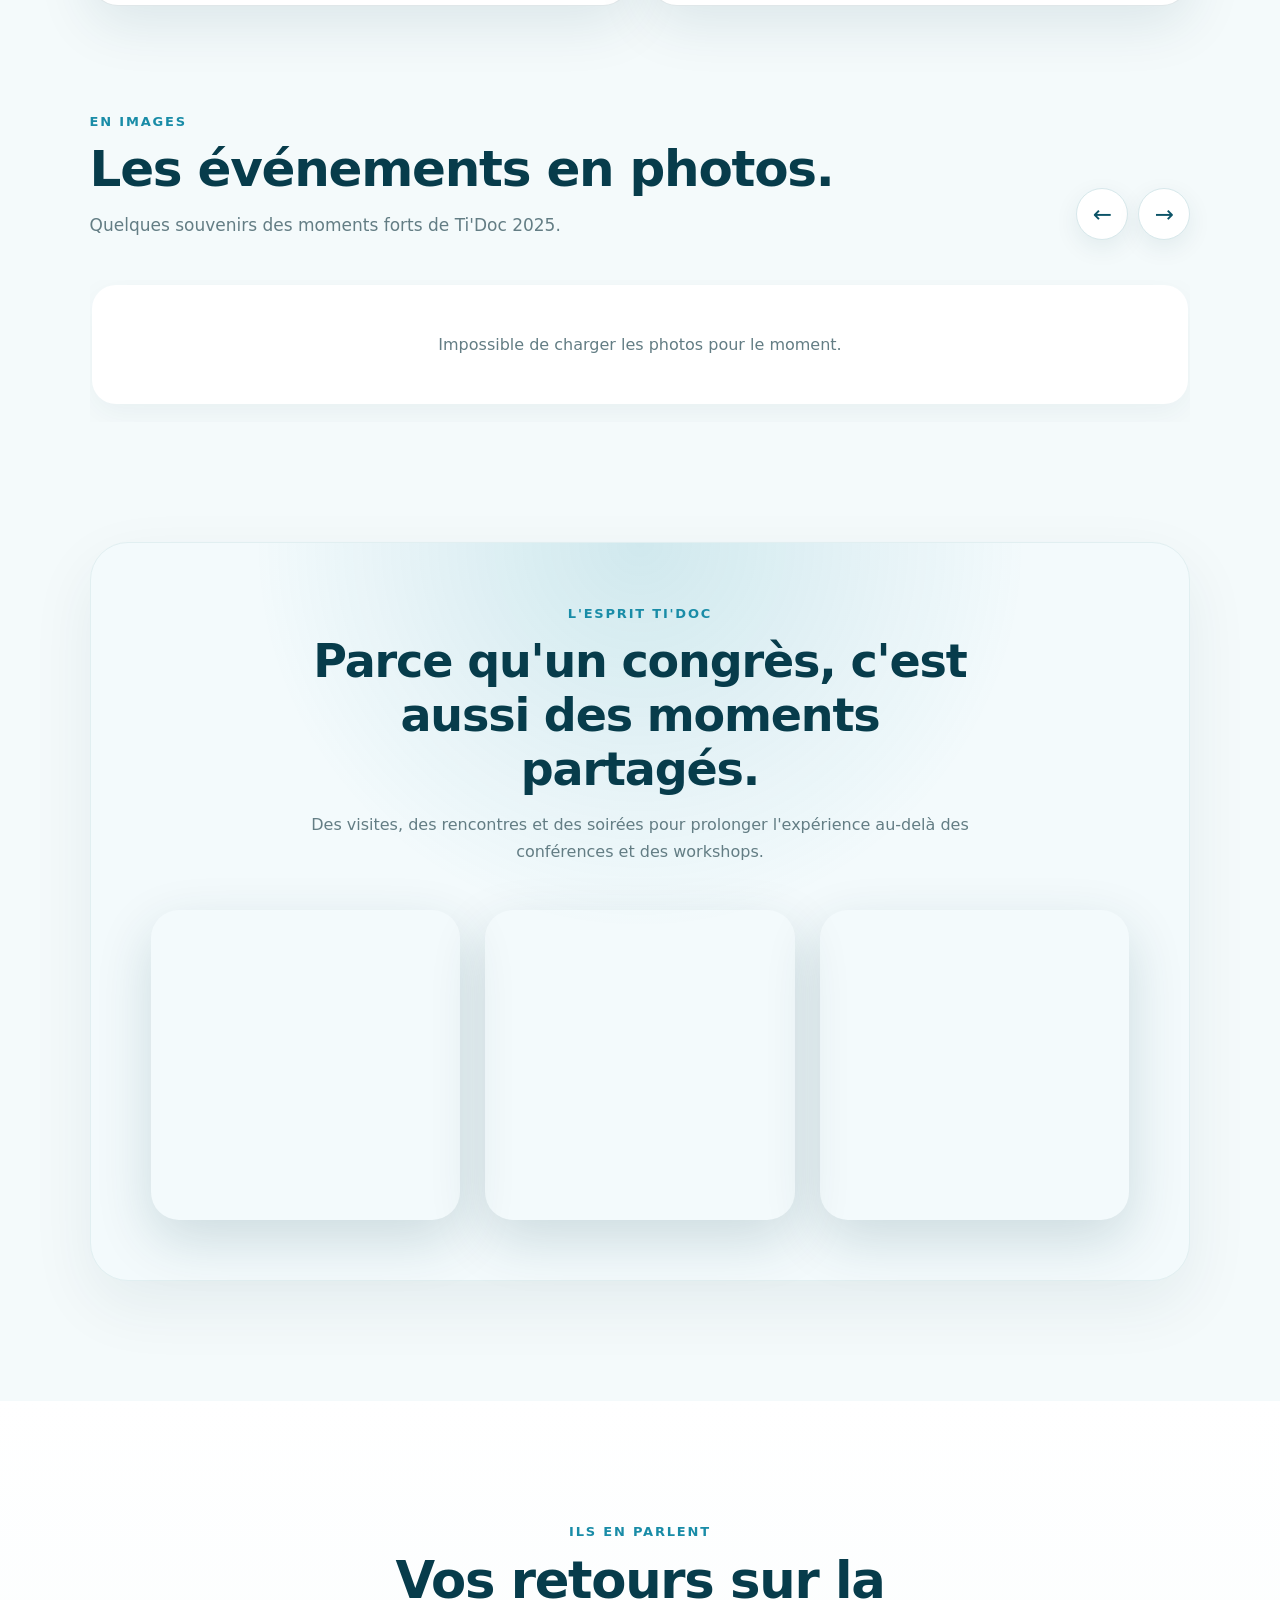
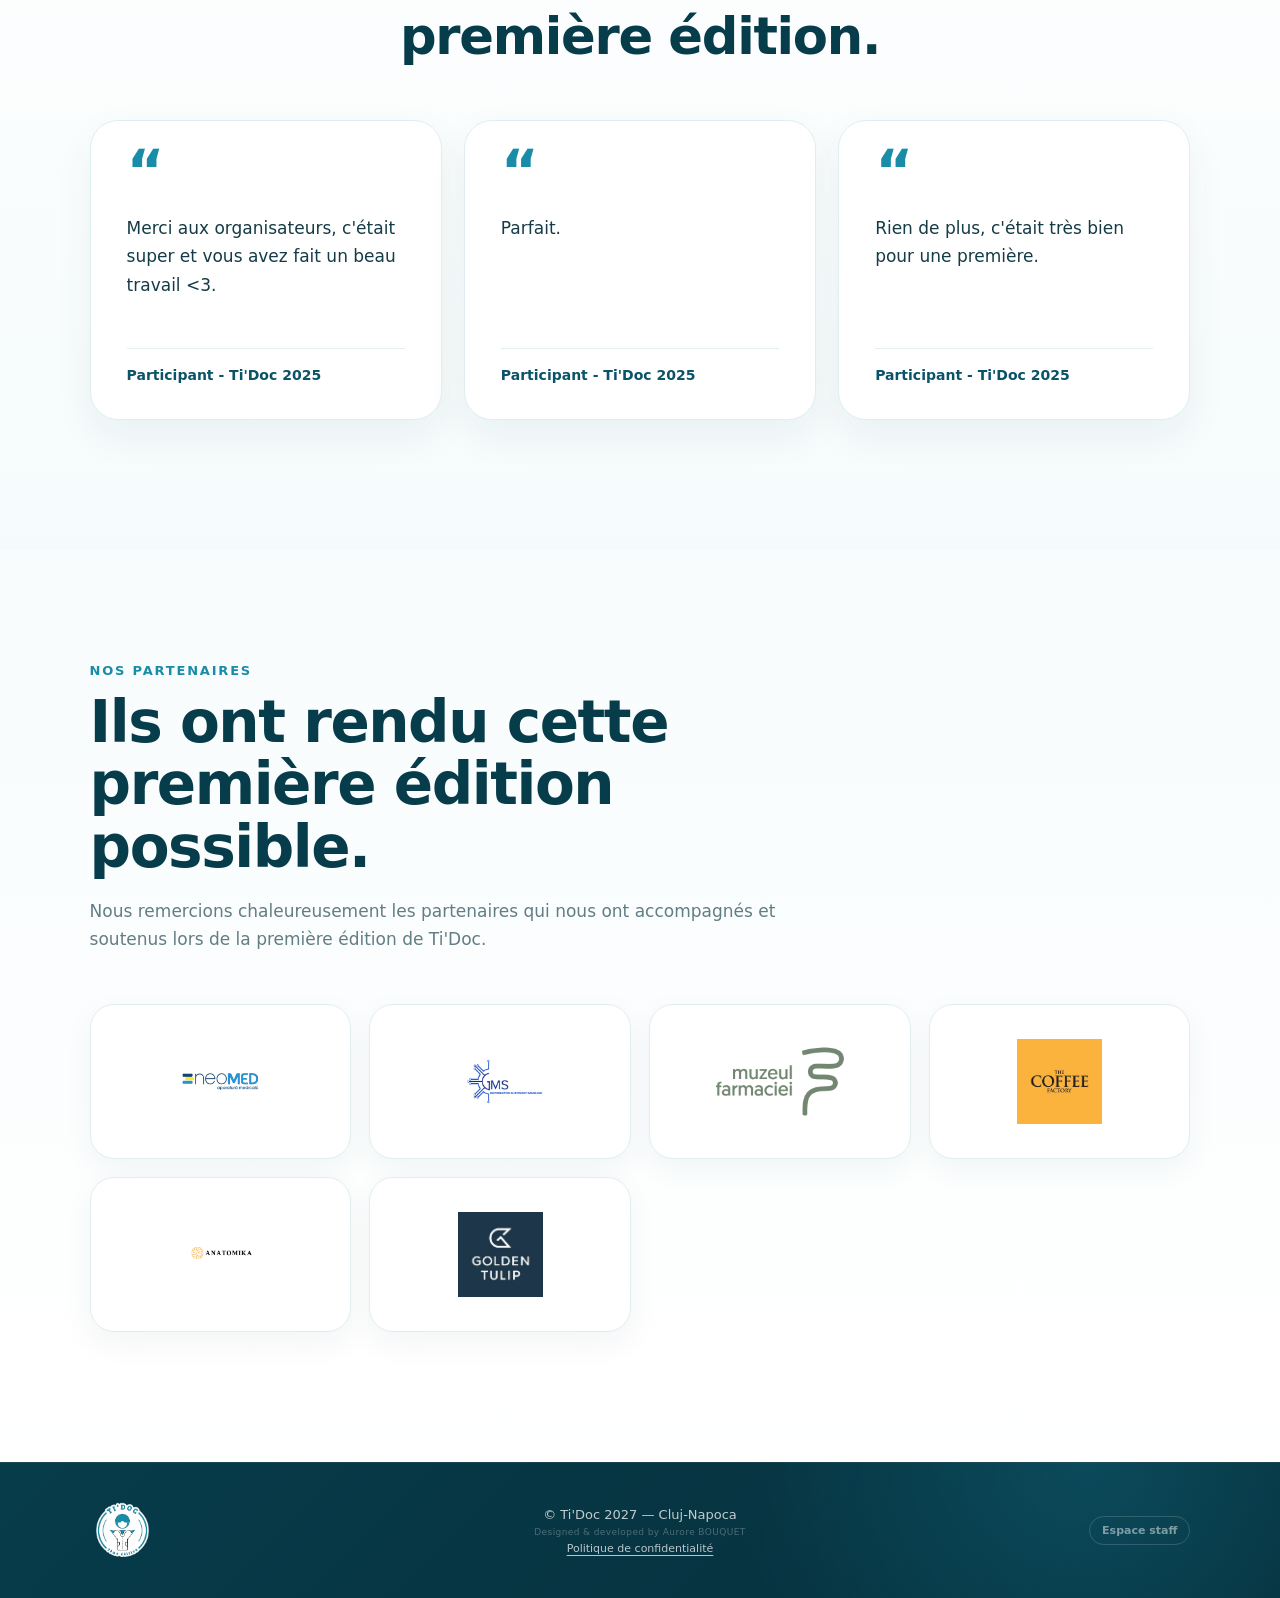
<file: activites.html>
<!DOCTYPE html>
<html lang="fr">

<head>

<meta charset="UTF-8">

<meta
  name="viewport"
  content="width=device-width, initial-scale=1.0"
>

<title>
  Nos activités — Ti'Doc
</title>


<meta
  name="description"
  content="Découvrez le programme Ti'Doc : conférences, workshops, tables rondes et activités du congrès étudiant francophone de santé à Cluj-Napoca."
>

<meta name="robots" content="index, follow">

<link
  rel="canonical"
  href="https://tidoccongres.fr/activites.html"
>



<link rel="icon" type="image/png" href="files/logo.png">
<link rel="shortcut icon" type="image/png" href="/files/logo.png?v=3">
<link rel="apple-touch-icon" href="/files/logo.png?v=3">
  
<link
  rel="stylesheet"
  href="header.css"
>

<link
  rel="stylesheet"
  href="footer.css"
>

  
<style>
  
/* =====================================================
   MESSAGE DE CHARGEMENT DES PHOTOS
===================================================== */

.activity-loading-message{
  display:none;

  width:min(1200px,100%);
  margin:0 auto 22px;

  padding:18px 24px;

  align-items:center;
  gap:14px;

  border-radius:18px;

  background:#E9F7FA;

  color:var(--blue-dark);

  font-size:14px;

  box-shadow:
    0 8px 25px
    rgba(7,60,75,.07);
}

.activity-loading-message.visible{
  display:flex;
}

.activity-loading-message strong{
  font-weight:800;
}

.activity-loading-message span{
  color:var(--grey);
}

.activity-loading-spinner{
  width:22px;
  height:22px;

  flex:0 0 22px;

  border:3px solid
    rgba(25,140,167,.20);

  border-top-color:
    var(--blue);

  border-radius:50%;

  animation:
    tidocSpin .8s linear infinite;
}

@keyframes tidocSpin{

  to{
    transform:rotate(360deg);
  }

}  
  
/* =====================================================
   CARTES PROGRAMME CLIQUABLES
===================================================== */

.program-card[data-gallery-target]{
  cursor:pointer;
}

.program-card[data-gallery-target]::after{
  content:"Voir les photos";

  position:absolute;
  right:24px;
  bottom:18px;

  color:var(--blue);

  font-size:12px;
  font-weight:800;

  opacity:0;
  transform:translateY(5px);

  transition:
    opacity .25s ease,
    transform .25s ease;
}

.program-card[data-gallery-target]:hover::after{
  opacity:1;
  transform:translateY(0);
}

.program-card[data-gallery-target]:hover{
  border-color:rgba(25,140,167,.35);
}

.drive-photo.gallery-selected{
  outline:4px solid var(--blue);
  outline-offset:-4px;
}
  
/* =====================================================
   VARIABLES
===================================================== */

:root{
  --blue:#198CA7;
  --blue-dark:#0B5367;
  --blue-deep:#073C4B;
  --blue-light:#E9F7FA;
  --white:#FFFFFF;
  --text:#153C46;
  --grey:#637D84;
}


/* =====================================================
   BASE
===================================================== */

*{
  margin:0;
  padding:0;
  box-sizing:border-box;
}

html{
  scroll-behavior:smooth;
}

body{
  font-family:Arial, Helvetica, sans-serif;
  color:var(--text);
  background:#F8FCFD;
  overflow-x:hidden;
}

img{
  display:block;
  max-width:100%;
}

a{
  color:inherit;
  text-decoration:none;
}
  
/* =====================================================
   HERO
===================================================== */

.hero{
  min-height:620px;

  padding:
    170px 8%
    100px;

  display:flex;
  align-items:flex-end;

  color:white;

  background:
    linear-gradient(
      90deg,
      rgba(5,52,65,.92),
      rgba(5,52,65,.55),
      rgba(5,52,65,.12)
    ),
    url("./files/IMG_3328_resultat.jpeg")
    center/cover;
}

.hero-content{
  max-width:760px;
}

.hero-tag{
  display:inline-block;

  margin-bottom:22px;

  padding:9px 16px;

  border:
    1px solid
    rgba(255,255,255,.5);

  border-radius:50px;

  background:
    rgba(255,255,255,.12);

  font-size:13px;
  font-weight:800;

  letter-spacing:1.7px;
  text-transform:uppercase;
}

.hero h1{
  font-size:
    clamp(
      50px,
      7vw,
      85px
    );

  line-height:1;
}

.hero p{
  max-width:650px;

  margin-top:25px;

  font-size:20px;
  line-height:1.7;

  color:
    rgba(255,255,255,.9);
}


/* =====================================================
   ONGLETS
===================================================== */

.tabs-wrapper{
  position:relative;

  z-index:20;

  width:
    min(
      700px,
      90%
    );

  margin:
    -35px auto 0;

  padding:8px;

  display:grid;

  grid-template-columns:
  repeat(3,1fr);

  gap:8px;

  border-radius:50px;

  background:white;

  box-shadow:
    0 18px 55px
    rgba(7,60,75,.15);
}

.tab-button{
  min-height:58px;

  border:0;
  border-radius:50px;

  background:transparent;

  color:var(--blue-dark);

  font-size:16px;
  font-weight:800;

  cursor:pointer;

  transition:.25s;
}

.tab-button.active{
  color:white;
  background:var(--blue);
}


/* =====================================================
   CONTENU ÉDITION
===================================================== */

.edition-content{
  display:none;
}

.edition-content.active{
  display:block;
}


/* =====================================================
   INTRO
===================================================== */

.intro{
  padding:
    120px 7%
    70px;

  text-align:center;
}

.intro-inner{
  max-width:850px;
  margin:auto;
}

.section-tag{
  color:var(--blue);

  font-size:13px;
  font-weight:800;

  letter-spacing:2px;
  text-transform:uppercase;
}

.intro h2{
  margin-top:14px;

  color:var(--blue-deep);

  font-size:
    clamp(
      40px,
      5vw,
      64px
    );

  line-height:1.05;
}

.intro p{
  margin-top:22px;

  color:var(--grey);

  font-size:18px;
  line-height:1.8;
}


/* =====================================================
   CHIFFRES
===================================================== */

.stats{
  width:
    min(
      1050px,
      86%
    );

  margin:
    0 auto
    120px;

  display:grid;

  grid-template-columns:
    repeat(3,1fr);

  overflow:hidden;

  border-radius:28px;

  background:white;

  box-shadow:
    0 15px 45px
    rgba(7,60,75,.08);
}

.stat{
  padding:
    35px 25px;

  text-align:center;
}

.stat + .stat{
  border-left:
    1px solid
    #E2EEF0;
}

.stat strong{
  display:block;

  margin-bottom:7px;

  color:var(--blue);

  font-size:34px;
}

.stat span{
  color:var(--grey);
  font-weight:700;
}


/* =====================================================
   BOUTONS DE NAVIGATION CONF / WS / EVENT
===================================================== */

.stat-link{
  position:relative;
  cursor:pointer;

  transition:
    background .25s ease,
    transform .25s ease;
}

.stat-link:hover{
  background:var(--blue-light);
}

.stat-link:hover strong{
  transform:translateY(-3px);
}

.stat-link strong{
  transition:transform .25s ease;
}

.stat-link::after{
  content:"↓";

  display:block;

  margin-top:12px;

  color:var(--blue);

  font-size:18px;
  font-weight:900;

  opacity:0;

  transform:translateY(-5px);

  transition:
    opacity .25s ease,
    transform .25s ease;
}

.stat-link:hover::after{
  opacity:1;
  transform:translateY(0);
}


/* Évite que le titre soit caché
   derrière le menu fixe */

#conferences-2025,
#workshops-2025,
#events-2025,
#conferences-2026,
#workshops-2026,
#events-2026{
  scroll-margin-top:120px;
}
  
/* =====================================================
   SECTIONS PROGRAMME
===================================================== */

.program-section{
  padding:
    0 7%
    85px;
}

.program-heading{
  max-width:1200px;

  margin:
    0 auto
    45px;
}

.program-heading h2{
  margin-top:12px;

  color:var(--blue-deep);

  font-size:
    clamp(
      34px,
      4vw,
      50px
    );
}

.program-heading p{
  max-width:700px;

  margin-top:15px;

  color:var(--grey);

  line-height:1.7;
}


/* =====================================================
   CARTES PROGRAMME
===================================================== */

.program-grid{
  max-width:1200px;

  margin:auto;

  display:grid;

  grid-template-columns:
    repeat(2,1fr);

  gap:18px;
}

.program-card{
  position:relative;

  min-height:180px;

  padding:30px;

  display:flex;

  gap:24px;

  align-items:flex-start;

  overflow:hidden;

  border:
    1px solid
    #E3EFF1;

  border-radius:24px;

  background:white;

  box-shadow:
    0 10px 30px
    rgba(7,60,75,.05);

  transition:.25s;
}

.program-card:hover{
  transform:
    translateY(-4px);

  box-shadow:
    0 18px 38px
    rgba(7,60,75,.10);
}

.type-badge{
  min-width:76px;
  height:42px;

  display:flex;

  align-items:center;
  justify-content:center;

  border-radius:50px;

  color:white;

  background:var(--blue);

  font-size:13px;
  font-weight:900;

  letter-spacing:1px;
}

.program-info{
  flex:1;
}

.program-info h3{
  margin-bottom:9px;

  color:var(--blue-deep);

  font-size:22px;
  line-height:1.25;
}

.program-info p{
  color:var(--blue);

  font-weight:700;
}


/* WORKSHOP */

.workshop-card .type-badge{
  color:var(--blue-dark);

  background:#DDF4F8;
}


/* ÉVÉNEMENT */

.event-card .type-badge{
  color:white;

  background:var(--blue-dark);
}


/* =====================================================
   TÉMOIGNAGES
===================================================== */

.testimonials{
  padding:
    120px 7%
    130px;

  background:
    linear-gradient(
      180deg,
      #FFFFFF,
      #F5FBFC
    );
}

.testimonials-inner{
  max-width:1200px;
  margin:auto;
}

.testimonials-heading{
  max-width:750px;

  margin:
    0 auto
    55px;

  text-align:center;
}

.testimonials-heading h2{
  margin-top:12px;

  color:var(--blue-deep);

  font-size:
    clamp(
      36px,
      4vw,
      52px
    );

  line-height:1.1;
}

.testimonial-grid{
  display:grid;

  grid-template-columns:
    repeat(3,1fr);

  gap:22px;

  align-items:stretch;
}

.testimonial{
  min-height:300px;

  padding:36px;

  display:flex;

  flex-direction:column;

  border:
    1px solid
    #DFEEF0;

  border-radius:28px;

  background:white;

  box-shadow:
    0 15px 40px
    rgba(7,60,75,.06);

  transition:
    transform .25s ease,
    box-shadow .25s ease;
}

.testimonial:hover{
  transform:
    translateY(-5px);

  box-shadow:
    0 22px 48px
    rgba(7,60,75,.10);
}

.quote{
  margin-bottom:25px;

  color:var(--blue);

  font-size:58px;
  line-height:.55;

  font-weight:900;
}

.testimonial blockquote{
  flex:1;

  color:var(--text);

  font-size:17px;
  line-height:1.7;
}

.testimonial strong{
  display:block;

  margin-top:28px;

  padding-top:18px;

  border-top:
    1px solid
    #E4EFF1;

  color:var(--blue-dark);

  font-size:14px;
}


/* =====================================================
   ÉDITION 2026
===================================================== */

#edition2026{
  background:#F8FCFD;
}

#edition2026 .intro{
  padding:
    110px 7%
    70px;
}

#edition2026 .program-section{
  padding:
    0 7%
    90px;
}

#edition2026 .program-grid{
  align-items:stretch;
}

#edition2026 .program-card{
  min-height:165px;
  height:100%;
}

#edition2026 .program-info h3{
  font-size:21px;
  line-height:1.3;
}

#edition2026 .program-info p{
  margin-top:8px;
}

#edition2026 .drive-gallery-section{
  padding-top:10px;
  padding-bottom:55px;
}

#edition2026 .drive-gallery-header{
  margin-bottom:20px;
}


/* =====================================================
   GALERIES GOOGLE DRIVE
===================================================== */

.drive-gallery-section{
  padding:
    20px 7%
    120px;

  overflow:hidden;
}

.drive-gallery-header{
  width:
    min(
      1200px,
      100%
    );

  margin:
    0 auto
    40px;

  display:flex;

  align-items:flex-end;
  justify-content:space-between;

  gap:30px;
}

.drive-gallery-header h2{
  margin-top:12px;

  color:var(--blue-deep);

  font-size:
    clamp(
      34px,
      4vw,
      50px
    );

  line-height:1.1;
}

.drive-gallery-header p{
  margin-top:14px;

  color:var(--grey);

  font-size:17px;
  line-height:1.7;
}


/* FLÈCHES */

.drive-gallery-arrows{
  display:flex;
  gap:10px;
}

.gallery-arrow{
  width:52px;
  height:52px;

  display:flex;

  align-items:center;
  justify-content:center;

  border:
    1px solid
    #D7E8EB;

  border-radius:50%;

  background:white;

  color:var(--blue-dark);

  font-size:23px;

  cursor:pointer;

  box-shadow:
    0 8px 25px
    rgba(7,60,75,.08);

  transition:.25s;
}

.gallery-arrow:hover{
  color:white;

  background:var(--blue);

  transform:
    translateY(-2px);
}


/* CARROUSEL */

.drive-carousel{
  width:
    min(
      1200px,
      100%
    );

  margin:auto;

  display:flex;

  gap:18px;

  overflow-x:auto;

  scroll-behavior:smooth;

  scroll-snap-type:
    x mandatory;

  padding:
    5px 2px
    18px;

  scrollbar-width:none;
}

.drive-carousel::-webkit-scrollbar{
  display:none;
}


/* PHOTO */

.drive-photo{
  position:relative;

  flex:
    0 0
    360px;

  height:440px;

  overflow:hidden;

  border-radius:28px;

  background:#DDEFF2;

  scroll-snap-align:start;

  box-shadow:
    0 14px 35px
    rgba(7,60,75,.10);
}

.drive-photo img{
  width:100%;
  height:100%;

  object-fit:cover;

  transition:
    transform .4s ease;
}

.drive-photo:hover img{
  transform:
    scale(1.04);
}


/* TEXTE SUR PHOTO */

.drive-photo-caption{
  position:absolute;

  left:0;
  right:0;
  bottom:0;

  padding:
    70px 24px
    24px;

  color:white;

  background:
    linear-gradient(
      to top,
      rgba(3,47,59,.92),
      rgba(3,47,59,0)
    );
}

.drive-photo-caption span{
  display:block;

  margin-bottom:6px;

  font-size:11px;
  font-weight:800;

  letter-spacing:1.5px;
  text-transform:uppercase;

  opacity:.8;
}

.drive-photo-caption strong{
  font-size:19px;
  line-height:1.3;
}


/* CHARGEMENT */

.gallery-loading{
  width:100%;

  padding:50px;

  text-align:center;

  border-radius:24px;

  background:white;

  color:var(--grey);

  box-shadow:
    0 10px 30px
    rgba(7,60,75,.05);
}


/* =====================================================
   TRANSITIONS VISUELLES
===================================================== */

.tidoc-transition{
  width:
    min(
      1200px,
      86%
    );

  min-height:430px;

  margin:
    0 auto
    110px;

  padding:
    45px 60px;

  display:grid;

  grid-template-columns:
    1fr 380px;

  align-items:center;

  gap:70px;

  position:relative;

  overflow:hidden;

  border-radius:38px;

  background:
    radial-gradient(
      circle at 90% 20%,
      rgba(25,140,167,.16),
      transparent 38%
    ),
    linear-gradient(
      135deg,
      #F2FAFC,
      #FFFFFF
    );

  border:
    1px solid
    #E1EFF1;

  box-shadow:
    0 24px 65px
    rgba(7,60,75,.08);
}

.tidoc-transition.reverse{
  grid-template-columns:
    380px 1fr;
}

.transition-text{
  max-width:570px;
}

.transition-kicker{
  display:inline-block;

  margin-bottom:14px;

  color:var(--blue);

  font-size:12px;
  font-weight:900;

  letter-spacing:2px;
  text-transform:uppercase;
}

.transition-text h3{
  color:var(--blue-deep);

  font-size:
    clamp(
      32px,
      4vw,
      48px
    );

  line-height:1.08;
}

.transition-text p{
  max-width:520px;

  margin-top:18px;

  color:var(--grey);

  font-size:17px;
  line-height:1.75;
}


/* VIDÉO */

.tidoc-animation{
  width:100%;
  max-width:380px;

  margin:0;

  position:relative;

  border-radius:30px;

  overflow:hidden;

  box-shadow:
    0 20px 55px
    rgba(7,60,75,.16);
}

.tidoc-animation video{
  width:100%;

  aspect-ratio:
    4 / 5;

  display:block;

  object-fit:cover;

  pointer-events:none;
}


/* APPARITION AU SCROLL */

.reveal-left{
  opacity:0;

  transform:
    translateX(-35px);

  transition:
    opacity .8s ease,
    transform .8s ease;
}

.reveal-right{
  opacity:0;

  transform:
    translateX(35px);

  transition:
    opacity .8s ease,
    transform .8s ease;
}

.reveal-left.visible,
.reveal-right.visible{
  opacity:1;

  transform:
    translateX(0);
}


/* =====================================================
   ÉVÉNEMENTS — ANIMATIONS
===================================================== */

.event-animation-section{
  width:
    min(
      1200px,
      86%
    );

  margin:
    0 auto
    120px;

  padding:60px;

  border-radius:38px;

  background:
    radial-gradient(
      circle at 50% 0%,
      rgba(25,140,167,.16),
      transparent 42%
    ),
    #F3FAFC;

  border:
    1px solid
    #E1EFF1;

  box-shadow:
    0 24px 65px
    rgba(7,60,75,.07);
}

.event-animation-heading{
  max-width:680px;

  margin:
    0 auto
    45px;

  text-align:center;
}

.event-animation-heading h3{
  margin-top:12px;

  color:var(--blue-deep);

  font-size:
    clamp(
      32px,
      4vw,
      46px
    );
}

.event-animation-heading p{
  margin-top:15px;

  color:var(--grey);

  line-height:1.7;
}

.event-animations{
  width:100%;

  display:grid;

  grid-template-columns:
    repeat(3,1fr);

  gap:25px;
}

.event-animations .tidoc-animation{
  width:100%;
  max-width:none;

  aspect-ratio:
    1 / 1;

  border-radius:28px;
}

.event-animations .tidoc-animation video{
  width:100%;
  height:100%;

  aspect-ratio:auto;

  object-fit:cover;
}

/* =====================================================
   PARTENAIRES
===================================================== */

.partners-section{
  padding:110px 7% 130px;

  background:
    linear-gradient(
      180deg,
      #F8FCFD,
      #FFFFFF
    );
}

.partners-inner{
  width:min(1200px,100%);
  margin:auto;
}

.partners-heading{
  max-width:720px;
  margin-bottom:50px;
}

.partners-heading h2{
  margin-top:12px;

  color:var(--blue-deep);

  font-size:
    clamp(
      38px,
      5vw,
      58px
    );

  line-height:1.08;
}

.partners-heading p{
  margin-top:18px;

  color:var(--grey);

  font-size:17px;
  line-height:1.7;
}

/* =====================================================
   GRILLE PARTENAIRES — CARTES UNIFORMES
===================================================== */

.partners-grid{
  display:grid;

  grid-template-columns:
    repeat(4, 1fr);

  gap:18px;

  width:100%;
}


/* Toutes les cartes ont exactement la même taille */

.partner-card{
  width:100%;
  height:155px;

  padding:25px;

  display:flex;
  align-items:center;
  justify-content:center;

  border:
    1px solid
    #E1EEF0;

  border-radius:24px;

  background:white;

  box-shadow:
    0 10px 30px
    rgba(7,60,75,.05);

  transition:
    transform .25s ease,
    box-shadow .25s ease,
    border-color .25s ease;
}


.partner-card:hover{
  transform:
    translateY(-5px);

  border-color:
    rgba(25,140,167,.30);

  box-shadow:
    0 20px 45px
    rgba(7,60,75,.10);
}


/* Logos */

.partner-card img{
  width:100%;
  height:100%;

  max-width:170px;
  max-height:85px;

  object-fit:contain;

  object-position:center;
}


/* =====================================================
   TABLETTE
===================================================== */

@media(max-width:900px){

  .partners-grid{
    grid-template-columns:
      repeat(3,1fr);
  }

}


/* =====================================================
   MOBILE
===================================================== */

@media(max-width:650px){

  .partners-grid{
    grid-template-columns:
      repeat(2,1fr);

    gap:12px;
  }

  .partner-card{
    height:120px;

    padding:18px;

    border-radius:20px;
  }

  .partner-card img{
    max-width:130px;
    max-height:65px;
  }

}
  
/* =====================================================
   FOOTER
===================================================== */

footer{
  padding:
    32px 7%;

  display:flex;

  align-items:center;
  justify-content:space-between;

  background:var(--blue-deep);

  color:
    rgba(255,255,255,.8);

  font-size:14px;
}

.footer-logo{
  width:65px;
}


/* =====================================================
   TABLETTE
===================================================== */

@media(max-width:900px){

  .hero{
    min-height:550px;
  }


  .stats{
    grid-template-columns:1fr;
  }

  .stat + .stat{
    border-left:0;

    border-top:
      1px solid
      #E2EEF0;
  }


  .testimonial-grid{
    grid-template-columns:
      repeat(3,1fr);

    gap:15px;
  }

  .testimonial{
    padding:28px;
  }


  .tidoc-transition,
  .tidoc-transition.reverse{
    width:90%;

    grid-template-columns:
      1fr 300px;

    gap:35px;

    padding:38px;
  }

  .tidoc-transition.reverse{
    grid-template-columns:
      300px 1fr;
  }


  .event-animation-section{
    width:90%;

    padding:
      45px 35px;
  }


  #edition2026 .program-card{
    min-height:150px;
  }

  #edition2026 .program-info h3{
    font-size:20px;
  }

}


/* =====================================================
   TÉLÉPHONE
===================================================== */

@media(max-width:650px){

  /* HERO */

  .hero{
    min-height:500px;

    padding:
      140px 6%
      70px;
  }

  .hero h1{
    font-size:
      clamp(
        45px,
        15vw,
        65px
      );
  }

  .hero p{
    font-size:17px;
  }


  /* ONGLETS */

.tabs-wrapper{
  width:94%;
  padding:6px;
  gap:5px;
}

.tab-button{
  min-height:50px;
  padding:0 8px;
  font-size:12px;
}

  /* INTRO */

  .intro{
    padding:
      90px 5%
      60px;
  }


  /* PROGRAMME */

.program-grid{
  grid-template-columns:1fr;
}
  
  .program-section{
    padding-left:5%;
    padding-right:5%;
  }

  .program-card{
    flex-direction:column;

    gap:15px;
  }

  .type-badge{
    min-width:70px;
  }

  
  /* TÉMOIGNAGES */

  .testimonials{
    padding:
      90px 5%;
  }

  .testimonial-grid{
    grid-template-columns:1fr;
  }

  .testimonial{
    min-height:240px;
  }


  /* GALERIES */

  .drive-gallery-section{
    padding-left:5%;
    padding-right:5%;
    padding-bottom:90px;
  }

  .drive-gallery-header{
    align-items:flex-start;

    flex-direction:column;
  }

  .drive-photo{
    flex-basis:82vw;

    height:430px;
  }

  .gallery-arrow{
    width:46px;
    height:46px;
  }


  /* TRANSITIONS */

  .tidoc-transition,
  .tidoc-transition.reverse{
    width:90%;

    min-height:auto;

    margin-bottom:80px;

    padding:28px;

    grid-template-columns:1fr;

    gap:28px;
  }

  .tidoc-transition.reverse
  .tidoc-animation{
    order:2;
  }

  .transition-text{
    text-align:left;
  }

  .tidoc-animation{
    width:100%;

    max-width:none;
  }


  /* ANIMATIONS ÉVÉNEMENTS */

  .event-animation-section{
    width:90%;

    padding:
      35px 22px;
  }

  .event-animations{
    grid-template-columns:1fr;
  }

  .event-animations
  .tidoc-animation{
    aspect-ratio:
      1 / 1;
  }


  /* ÉDITION 2026 */

  #edition2026 .intro{
    padding-top:85px;
    padding-bottom:55px;
  }

  #edition2026 .program-section{
    padding-left:5%;
    padding-right:5%;
    padding-bottom:70px;
  }

  #edition2026 .program-card{
    min-height:auto;

    padding:24px;
  }

  #edition2026 .program-info h3{
    font-size:19px;
  }

  #edition2026 .drive-gallery-section{
    padding-bottom:35px;
  }

   /* FOOTER MOBILE */

  footer{
    flex-direction:column;
    gap:20px;
  }

}
/* =====================================================
   ÉDITION 2027 — COMING SOON
===================================================== */

.coming-section{
  padding:
    20px 7%
    130px;
}


.coming-heading{
  width:min(800px,100%);

  margin:
    0 auto
    50px;

  text-align:center;
}


.coming-heading h2{
  margin-top:12px;

  color:var(--blue-deep);

  font-size:
    clamp(
      38px,
      5vw,
      58px
    );

  line-height:1.08;
}


.coming-heading p{
  margin-top:18px;

  color:var(--grey);

  font-size:17px;
  line-height:1.7;
}


.coming-grid{
  width:min(1200px,100%);

  margin:auto;

  display:grid;

  grid-template-columns:
    repeat(3,1fr);

  gap:22px;
}


.coming-card{
  position:relative;

  min-height:390px;

  padding:34px;

  display:flex;
  flex-direction:column;
  justify-content:space-between;

  overflow:hidden;

  border:
    1px solid
    #DDECEF;

  border-radius:30px;

  background:
    linear-gradient(
      145deg,
      #FFFFFF,
      #F1F9FA
    );

  text-align:left;

  font-family:inherit;

  cursor:pointer;

  box-shadow:
    0 15px 40px
    rgba(7,60,75,.08);

  transition:
    transform .25s ease,
    box-shadow .25s ease,
    border-color .25s ease;
}


.coming-card::before{
  content:"";

  position:absolute;

  top:-80px;
  right:-80px;

  width:210px;
  height:210px;

  border-radius:50%;

  background:
    rgba(25,140,167,.08);
}


.coming-card:hover{
  transform:
    translateY(-6px);

  border-color:
    rgba(25,140,167,.35);

  box-shadow:
    0 24px 55px
    rgba(7,60,75,.13);
}


.coming-number{
  position:relative;

  color:
    rgba(25,140,167,.45);

  font-size:13px;
  font-weight:900;

  letter-spacing:2px;
}


.coming-type{
  position:relative;

  display:block;

  margin-bottom:10px;

  color:var(--blue);

  font-size:11px;
  font-weight:900;

  letter-spacing:1.5px;
  text-transform:uppercase;
}


.coming-card h3{
  position:relative;

  color:var(--blue-deep);

  font-size:28px;
  line-height:1.15;
}


.coming-card p{
  position:relative;

  margin-top:15px;

  color:var(--grey);

  font-size:15px;
  line-height:1.7;
}


.coming-link{
  position:relative;

  margin-top:30px;

  color:var(--blue);

  font-size:13px;
  font-weight:900;
}


/* =====================================================
   MODALE VIDÉO 2027
===================================================== */

.coming-modal{
  position:fixed;

  inset:0;

  z-index:5000;

  padding:30px;

  display:flex;

  align-items:center;
  justify-content:center;

  opacity:0;
  visibility:hidden;

  background:
    rgba(3,30,38,.94);

  backdrop-filter:blur(12px);
  -webkit-backdrop-filter:blur(12px);

  transition:
    opacity .25s ease,
    visibility .25s ease;
}


.coming-modal.open{
  opacity:1;
  visibility:visible;
}


.coming-modal-content{
  width:min(650px,94vw);

  position:relative;

  overflow:hidden;

  border-radius:30px;

  background:white;

  box-shadow:
    0 30px 100px
    rgba(0,0,0,.4);
}


.coming-modal video{
  width:100%;

  display:block;

  aspect-ratio:
    1 / 1;

  object-fit:cover;

  background:#073C4B;
}


.coming-modal-title{
  padding:
    22px 26px;

  color:var(--blue-deep);

  font-size:20px;
  font-weight:800;
}


.coming-modal-close{
  position:absolute;

  top:15px;
  right:15px;

  z-index:3;

  width:46px;
  height:46px;

  border:0;
  border-radius:50%;

  color:white;

  background:
    rgba(3,30,38,.60);

  font-size:27px;

  cursor:pointer;
}


@media(max-width:900px){

  .coming-grid{
    grid-template-columns:1fr;
  }

  .coming-card{
    min-height:280px;
  }

}


@media(max-width:650px){

  .coming-section{
    padding:
      10px 5%
      90px;
  }

  .coming-card{
    min-height:250px;

    padding:27px;
  }

  .coming-card h3{
    font-size:25px;
  }

  .coming-modal{
    padding:15px;
  }

}

</style>

<link rel="stylesheet" href="theme.css">
</head>

<body>

<div id="header-container"></div>  


<!-- =====================================================
   HERO
===================================================== -->

<section class="hero">

  <div class="hero-content">

    <span class="hero-tag">
      Ti'Doc au fil des éditions
    </span>

    <h1>
      Nos activités
    </h1>

    <p>
      Retrouvez les conférences, workshops,
      tables rondes et événements qui ont rythmé
      les différentes éditions de Ti'Doc.
    </p>

  </div>

</section>



<!-- =====================================================
   ONGLETS
===================================================== -->

<div class="tabs-wrapper tabs-wrapper-three">

  <button
    class="tab-button active"
    data-tab="edition2025"
  >
    Édition 2025
  </button>

  <button
    class="tab-button"
    data-tab="edition2026"
  >
    Édition 2026
  </button>

  <button
    class="tab-button"
    data-tab="edition2027"
  >
    Édition 2027
  </button>

</div>



<!-- =====================================================
   ÉDITION 2025
===================================================== -->

<div
  class="edition-content active"
  id="edition2025"
>


<!-- INTRO -->

<section class="intro">

  <div class="intro-inner">

    <span class="section-tag">
      Première édition
    </span>

    <h2>
      Retour sur Ti'Doc 2025
    </h2>

    <p>
      Une première édition riche en rencontres,
      en apprentissages et en moments de partage
      autour de la médecine et de la santé.
    </p>

  </div>

</section>



<!-- CHIFFRES -->

<div class="stats">

  <a href="#conferences-2025" class="stat stat-link">
    <strong>CONF</strong>
    <span>Conférences</span>
  </a>

  <a href="#workshops-2025" class="stat stat-link">
    <strong>WS</strong>
    <span>Workshops</span>
  </a>

  <a href="#events-2025" class="stat stat-link">
    <strong>EVENT</strong>
    <span>Moments de partage</span>
  </a>

</div>



<!-- =====================================================
   CONFÉRENCES 2025
===================================================== -->

<section class="program-section" id="conferences-2025">

  <div class="program-heading">

    <span class="section-tag">
      Conférences
    </span>

    <h2>
      Des sujets variés,
      des intervenants passionnés.
    </h2>

  </div>


  <div class="program-grid">

  <div
    class="program-card"
    data-gallery-target="conference-carousel"
    data-activity="Les lymphomes chez l'enfant"
    data-photo-key="vannier"
  >
    <span class="type-badge">CONF</span>
    <div class="program-info">
      <h3>Les lymphomes chez l'enfant</h3>
      <p>Dr. Jean-Pierre VANNIER</p>
    </div>
  </div>


  <div
    class="program-card"
    data-gallery-target="conference-carousel"
    data-activity="La cataracte et les cellules STEM"
    data-photo-key="lelann"
  >
    <span class="type-badge">CONF</span>
    <div class="program-info">
      <h3>La cataracte et les cellules STEM</h3>
      <p>Marie-Camille LELANN et Dr. Ovidiu SAMOILA</p>
    </div>
  </div>


  <div
    class="program-card"
    data-gallery-target="conference-carousel"
    data-activity="Médecine dentaire dans l'ère du numérique"
    data-photo-key="mesaros"
  >
    <span class="type-badge">CONF</span>
    <div class="program-info">
      <h3>Médecine dentaire dans l'ère du numérique</h3>
      <p>Dr. Anca MESAROS</p>
    </div>
  </div>


  <div
    class="program-card"
    data-gallery-target="conference-carousel"
    data-activity="Les dessous de la gynécologie : prévention, action, réaction"
    data-photo-key="fried"
  >
    <span class="type-badge">CONF</span>
    <div class="program-info">
      <h3>
        Les dessous de la gynécologie :
        prévention, action, réaction
      </h3>
      <p>Dr. Deborah FRIED</p>
    </div>
  </div>


  <div
    class="program-card"
    data-gallery-target="conference-carousel"
    data-activity="Les cellules souches primitives : rôle et implications dans les maladies"
    data-photo-key="cismaru"
  >
    <span class="type-badge">CONF</span>
    <div class="program-info">
      <h3>
        Les cellules souches primitives :
        rôle et implications dans les maladies
      </h3>
      <p>Dr. Andrei CISMARU</p>
    </div>
  </div>


  <div
    class="program-card"
    data-gallery-target="conference-carousel"
    data-activity="ARS et ANSM : deux institutions clefs pour la santé publique"
    data-photo-key="ratignier"
  >
    <span class="type-badge">CONF</span>
    <div class="program-info">
      <h3>
        ARS et ANSM :
        deux institutions clefs pour la santé publique
      </h3>
      <p>Dr. Christelle RATIGNIER-CARBONNEIL</p>
    </div>
  </div>


  <div
    class="program-card"
    data-gallery-target="conference-carousel"
    data-activity="Médicaments et grossesse"
    data-photo-key="bouquet"
  >
    <span class="type-badge">CONF</span>
    <div class="program-info">
      <h3>Médicaments et grossesse</h3>
      <p>Dr. Sylvain BOUQUET</p>
    </div>
  </div>


  <div
    class="program-card"
    data-gallery-target="conference-carousel"
    data-activity="Le tabagisme : généralités et prise en charge"
    data-photo-key="lemoine"
  >
    <span class="type-badge">CONF</span>
    <div class="program-info">
      <h3>
        Le tabagisme :
        généralités et prise en charge
      </h3>
      <p>Dr. Thierry LEMOINE</p>
    </div>
  </div>


  <div
    class="program-card"
    data-gallery-target="conference-carousel"
    data-activity="VIH, où en est-on en 2025 ?"
    data-photo-key="frentiu"
  >
    <span class="type-badge">CONF</span>
    <div class="program-info">
      <h3>VIH, où en est-on en 2025 ?</h3>
      <p>Dr. Emilia FRENTIU et Dr. Violeta BRICIU</p>
    </div>
  </div>


  <div
    class="program-card"
    data-gallery-target="conference-carousel"
    data-activity="De l'assiette à la peau : quand l'alimentation devient cosmétique"
    data-photo-key="cozma"
  >
    <span class="type-badge">CONF</span>
    <div class="program-info">
      <h3>
        De l'assiette à la peau :
        quand l'alimentation devient cosmétique
      </h3>
      <p>Dr. Anamaria COZMA-PETRUȚ</p>
    </div>
  </div>


  <div
    class="program-card"
    data-gallery-target="conference-carousel"
    data-activity="La chirurgie vasculaire en pratique"
    data-photo-key="reny"
  >
    <span class="type-badge">CONF</span>
    <div class="program-info">
      <h3>La chirurgie vasculaire en pratique</h3>
      <p>Dr. Philippe RENY</p>
    </div>
  </div>


  <div
    class="program-card"
    data-gallery-target="conference-carousel"
    data-activity="Les troubles de la mémoire liés à l'anxiété"
    data-photo-key="livint"
  >
    <span class="type-badge">CONF</span>
    <div class="program-info">
      <h3>Les troubles de la mémoire liés à l'anxiété</h3>
      <p>Dr. Livia LIVINȚ-POPA</p>
    </div>
  </div>

</div>

</section>

<!-- GALERIE CONFÉRENCES 2025 -->

<section class="drive-gallery-section">

  <div class="drive-gallery-header">

    <div>

      <span class="section-tag">
        En images
      </span>

      <h2>
        Les conférences en photos.
      </h2>

      <p>
        Quelques souvenirs des conférences
        de Ti'Doc 2025.
      </p>

    </div>


    <div class="drive-gallery-arrows">

      <button
        class="gallery-arrow"
        id="conference-prev"
        aria-label="Photos précédentes"
      >
        ←
      </button>

      <button
        class="gallery-arrow"
        id="conference-next"
        aria-label="Photos suivantes"
      >
        →
      </button>

    </div>

  </div>


  <div
    class="drive-carousel"
    id="conference-carousel"
  >

    <div class="gallery-loading">
      Chargement des photos...
    </div>

  </div>

</section>



<!-- TRANSITION CONFÉRENCES 2025 -->

<section class="tidoc-transition">

  <div class="transition-text reveal-left">

    <span class="transition-kicker">
      Rencontrer • Échanger • Comprendre
    </span>

    <h3>
      Des échanges au cœur de Ti'Doc.
    </h3>

    <p>
      Des conférences pensées comme de véritables
      temps de rencontre entre étudiants,
      professionnels de santé et intervenants.
    </p>

  </div>


  <div class="tidoc-animation reveal-right">

    <video
      autoplay
      muted
      loop
      playsinline
    >

      <source
        src="files/Amphi.mp4"
        type="video/mp4"
      >

    </video>

  </div>

</section>



<!-- =====================================================
   WORKSHOPS 2025
===================================================== -->

<section class="program-section" id="workshops-2025">

  <div class="program-heading">

    <span class="section-tag">
      Workshops
    </span>

    <h2>
      Apprendre en pratiquant.
    </h2>

    <p>
      Des ateliers en petits groupes permettant
      aux participants de découvrir et de pratiquer
      différents gestes et approches médicales.
    </p>

  </div>


 <div class="program-grid">

  <div
    class="program-card workshop-card"
    data-gallery-target="workshop-carousel"
    data-activity="Échographie du pelvis"
    data-photo-key="bouquet"
  >
    <span class="type-badge">WS</span>
    <div class="program-info">
      <h3>Échographie du pelvis</h3>
      <p>Dr. Sylvain BOUQUET</p>
    </div>
  </div>


  <div
    class="program-card workshop-card"
    data-gallery-target="workshop-carousel"
    data-activity="Échographie de l'épaule, du poumon et du canal carpien"
    data-photo-key="lemoine"
  >
    <span class="type-badge">WS</span>
    <div class="program-info">
      <h3>
        Échographie de l'épaule,
        du poumon et du canal carpien
      </h3>
      <p>Dr. Thierry LEMOINE</p>
    </div>
  </div>


  <div
    class="program-card workshop-card"
    data-gallery-target="workshop-carousel"
    data-activity="Intubation, ventilation, voie intraveineuse et perfusion"
    data-photo-key="challi"
  >
    <span class="type-badge">WS</span>
    <div class="program-info">
      <h3>
        Intubation, ventilation,
        voie intraveineuse et perfusion
      </h3>
      <p>Dr. Issam CHALLI</p>
    </div>
  </div>


  <div
    class="program-card workshop-card"
    data-gallery-target="workshop-carousel"
    data-activity="Adaptation de la pratique médicale à l'autisme"
    data-photo-key="autisme"
  >
    <span class="type-badge">WS</span>
    <div class="program-info">
      <h3>Adaptation de la pratique médicale à l'autisme</h3>
      <p>Asociația Autism Transilvania</p>
    </div>
  </div>


  <div
    class="program-card workshop-card"
    data-gallery-target="workshop-carousel"
    data-activity="Table ronde : Anatomie et innovations technologiques"
    data-photo-key="cefa"
  >
    <span class="type-badge">WS</span>
    <div class="program-info">
      <h3>
        Table ronde :
        Anatomie et innovations technologiques
      </h3>
      <p>CEFA</p>
    </div>
  </div>


  <div
    class="program-card workshop-card"
    data-gallery-target="workshop-carousel"
    data-activity="Table ronde : Éthique médicale"
    data-photo-key="ethique"
  >
    <span class="type-badge">WS</span>
    <div class="program-info">
      <h3>
        Table ronde :
        Éthique médicale
      </h3>
      <p>Cercle de sémiologie médicale</p>
    </div>
  </div>

</div>

</section>

<!-- GALERIE WORKSHOPS 2025 -->

<section class="drive-gallery-section">

  <div class="drive-gallery-header">

    <div>

      <span class="section-tag">
        En images
      </span>

      <h2>
        Les workshops en photos.
      </h2>

      <p>
        Quelques souvenirs des workshops
        et tables rondes de Ti'Doc 2025.
      </p>

    </div>


    <div class="drive-gallery-arrows">

      <button
        class="gallery-arrow"
        id="workshop-prev"
        aria-label="Photos précédentes"
      >
        ←
      </button>

      <button
        class="gallery-arrow"
        id="workshop-next"
        aria-label="Photos suivantes"
      >
        →
      </button>

    </div>

  </div>


  <div
    class="drive-carousel"
    id="workshop-carousel"
  >

    <div class="gallery-loading">
      Chargement des photos...
    </div>

  </div>

</section>



<!-- TRANSITION WORKSHOPS 2025 -->

<section class="tidoc-transition reverse">

  <div class="tidoc-animation reveal-left">

    <video
      autoplay
      muted
      loop
      playsinline
    >

      <source
        src="files/echo.MP4"
        type="video/mp4"
      >

    </video>

  </div>


  <div class="transition-text reveal-right">

    <span class="transition-kicker">
      Observer • Pratiquer • Apprendre
    </span>

    <h3>
      La médecine se découvre aussi par la pratique.
    </h3>

    <p>
      Les workshops permettent aux participants
      de découvrir des gestes, d'échanger en petits
      groupes et de passer de la théorie à la pratique.
    </p>

  </div>

</section>



<!-- =====================================================
   ÉVÉNEMENTS 2025
===================================================== -->

<section class="program-section" id="events-2025">

  <div class="program-heading">

    <span class="section-tag">
      Événements
    </span>

    <h2>
      Et aussi des moments
      pour se retrouver.
    </h2>

  </div>


  <div class="program-grid">


    <div class="program-card event-card">
      <span class="type-badge">EVENT</span>

      <div class="program-info">
        <h3>Cérémonie d'ouverture</h3>
      </div>
    </div>


    <div class="program-card event-card">
      <span class="type-badge">EVENT</span>

      <div class="program-info">
        <h3>Visite du musée de la pharmacie</h3>
      </div>
    </div>


    <div class="program-card event-card">
      <span class="type-badge">EVENT</span>

      <div class="program-info">
        <h3>Trivia Night</h3>
        <p>avec CMC Event</p>
      </div>
    </div>


    <div class="program-card event-card">
      <span class="type-badge">EVENT</span>

      <div class="program-info">
        <h3>Scrub Party</h3>
        <p>avec CMC Event</p>
      </div>
    </div>


  </div>

</section>



<!-- GALERIE ÉVÉNEMENTS 2025 -->

<section class="drive-gallery-section">

  <div class="drive-gallery-header">

    <div>

      <span class="section-tag">
        En images
      </span>

      <h2>
        Les événements en photos.
      </h2>

      <p>
        Quelques souvenirs des moments forts
        de Ti'Doc 2025.
      </p>

    </div>


    <div class="drive-gallery-arrows">

      <button
        class="gallery-arrow"
        id="event-prev"
        aria-label="Photos précédentes"
      >
        ←
      </button>

      <button
        class="gallery-arrow"
        id="event-next"
        aria-label="Photos suivantes"
      >
        →
      </button>

    </div>

  </div>


  <div
    class="drive-carousel"
    id="event-carousel"
  >

    <div class="gallery-loading">
      Chargement des photos...
    </div>

  </div>

</section>



<!-- ANIMATIONS ÉVÉNEMENTS 2025 -->

<section class="event-animation-section">

  <div class="event-animation-heading">

    <span class="section-tag">
      L'esprit Ti'Doc
    </span>

    <h3>
      Parce qu'un congrès,
      c'est aussi des moments partagés.
    </h3>

    <p>
      Des visites, des rencontres et des soirées
      pour prolonger l'expérience au-delà
      des conférences et des workshops.
    </p>

  </div>


  <div class="event-animations">


    <div class="tidoc-animation reveal-left">

      <video autoplay muted loop playsinline>

        <source
          src="files/pharma.MP4"
          type="video/mp4"
        >

      </video>

    </div>


    <div class="tidoc-animation reveal-left">

      <video autoplay muted loop playsinline>

        <source
          src="files/fete.MP4"
          type="video/mp4"
        >

      </video>

    </div>


    <div class="tidoc-animation reveal-right">

      <video autoplay muted loop playsinline>

        <source
          src="files/Pupitre.mp4"
          type="video/mp4"
        >

      </video>

    </div>


  </div>

</section>



<!-- TÉMOIGNAGES 2025 -->

<section class="testimonials">

  <div class="testimonials-inner">

    <div class="testimonials-heading">

      <span class="section-tag">
        Ils en parlent
      </span>

      <h2>
        Vos retours sur
        la première édition.
      </h2>

    </div>


    <div class="testimonial-grid">


      <div class="testimonial">

        <div class="quote">
          “
        </div>

        <blockquote>
          Merci aux organisateurs,
          c'était super et vous avez fait
          un beau travail &lt;3.
        </blockquote>

        <strong>
          Participant - Ti'Doc 2025
        </strong>

      </div>


      <div class="testimonial">

        <div class="quote">
          “
        </div>

        <blockquote>
          Parfait.
        </blockquote>

        <strong>
          Participant - Ti'Doc 2025
        </strong>

      </div>


      <div class="testimonial">

        <div class="quote">
          “
        </div>

        <blockquote>
          Rien de plus,
          c'était très bien pour une première.
        </blockquote>

        <strong>
          Participant - Ti'Doc 2025
        </strong>

      </div>


    </div>

  </div>

</section>

<!-- =====================================================
   PARTENAIRES 2025
===================================================== -->

<section class="partners-section">

  <div class="partners-inner">

    <div class="partners-heading">

      <span class="section-tag">
        Nos partenaires
      </span>

      <h2>
        Ils ont rendu cette première édition possible.
      </h2>

      <p>
        Nous remercions chaleureusement les partenaires
        qui nous ont accompagnés et soutenus lors
        de la première édition de Ti'Doc.
      </p>

    </div>


    <div class="partners-grid">

      <div class="partner-card">
        <img
          src="files/partenaire-neomed.png.PNG"
          alt="Neomed"
        >
      </div>

      <div class="partner-card">
        <img
          src="files/partenaire-gms.png.PNG"
          alt="GMS"
        >
      </div>

      <div class="partner-card">
        <img
          src="files/partenaire-musee-pharmacie.png.PNG"
          alt="Muzeul Farmaciei"
        >
      </div>

      <div class="partner-card">
        <img
          src="files/partenaire-coffee-factory.png.JPG"
          alt="The Coffee Factory"
        >
      </div>

      <div class="partner-card">
        <img
          src="files/partenaire-anatomika.png.png"
          alt="Anatomika"
        >
      </div>

      <div class="partner-card">
        <img
          src="files/partenaire-golden-tulip.png.JPG"
          alt="Golden Tulip"
        >
      </div>

    </div>

  </div>

</section>
  
</div>



<!-- =====================================================
   ÉDITION 2026
===================================================== -->

<div
  class="edition-content"
  id="edition2026"
>


<!-- INTRO -->

<section class="intro">

  <div class="intro-inner">

    <span class="section-tag">
      Deuxième édition
    </span>

    <h2>
      Retour sur Ti'Doc 2026
    </h2>

    <p>
      Une deuxième édition encore plus riche,
      mêlant conférences, workshops, échanges,
      pratique médicale et moments de partage.
    </p>

  </div>

</section>



<!-- CHIFFRES -->

<div class="stats">

  <a href="#conferences-2026" class="stat stat-link">
    <strong>CONF</strong>
    <span>Conférences</span>
  </a>

  <a href="#workshops-2026" class="stat stat-link">
    <strong>WS</strong>
    <span>Workshops</span>
  </a>

  <a href="#events-2026" class="stat stat-link">
    <strong>EVENT</strong>
    <span>Moments de partage</span>
  </a>

</div>



<!-- =====================================================
   CONFÉRENCES 2026
===================================================== -->

<section class="program-section" id="conferences-2026">

  <div class="program-heading">

    <span class="section-tag">
      Conférences
    </span>

    <h2>
      Une programmation
      toujours plus variée.
    </h2>

    <p>
      Médecine, chirurgie, prévention,
      recherche et santé publique :
      une nouvelle édition portée par
      des intervenants aux expertises variées.
    </p>

  </div>


  <div class="program-grid">

  <div class="program-card"
    data-gallery-target="conference2026-carousel"
    data-activity="Quand le robot devient les mains du chirurgien : la chirurgie robotique en urologie"
    data-photo-key="furcoiu">
    <span class="type-badge">CONF</span>
    <div class="program-info">
      <h3>Quand le robot devient les mains du chirurgien : la chirurgie robotique en urologie</h3>
      <p>Dr. Ionuț-Andrei FURCOIU</p>
    </div>
  </div>

  <div class="program-card"
    data-gallery-target="conference2026-carousel"
    data-activity="Médecine générale : définition et concepts à partir de stations ECOS"
    data-photo-key="hazard">
    <span class="type-badge">CONF</span>
    <div class="program-info">
      <h3>Médecine générale : définition et concepts à partir de stations ECOS</h3>
      <p>Dr. Emmanuel HAZARD</p>
    </div>
  </div>

  <div class="program-card"
    data-gallery-target="conference2026-carousel"
    data-activity="Chirurgie veineuse, indications et nouvelle technique endoveineuse : approche pratique"
    data-photo-key="reny veineuse">
    <span class="type-badge">CONF</span>
    <div class="program-info">
      <h3>Chirurgie veineuse, indications et nouvelle technique endoveineuse : approche pratique</h3>
      <p>Dr. Philippe RENY</p>
    </div>
  </div>

  <div class="program-card"
    data-gallery-target="conference2026-carousel"
    data-activity="Traitement des lésions symptomatiques et asymptomatiques des carotides : indications et techniques chirurgicales ou endovasculaires"
    data-photo-key="reny carotides">
    <span class="type-badge">CONF</span>
    <div class="program-info">
      <h3>Traitement des lésions symptomatiques et asymptomatiques des carotides : indications et techniques chirurgicales ou endovasculaires</h3>
      <p>Dr. Philippe RENY</p>
    </div>
  </div>

  <div class="program-card"
    data-gallery-target="conference2026-carousel"
    data-activity="Pratiquer la psychiatrie en Suisse : aspects pratiques et légaux"
    data-photo-key="cicotti">
    <span class="type-badge">CONF</span>
    <div class="program-info">
      <h3>Pratiquer la psychiatrie en Suisse : aspects pratiques et légaux</h3>
      <p>Dr. Andrei CICOTTI</p>
    </div>
  </div>

  <div class="program-card"
    data-gallery-target="conference2026-carousel"
    data-activity="Épilepsie du lobe frontal : de l'origine focale au dysfonctionnement des réseaux"
    data-photo-key="livint">
    <span class="type-badge">CONF</span>
    <div class="program-info">
      <h3>Épilepsie du lobe frontal : de l'origine focale au dysfonctionnement des réseaux</h3>
      <p>Dr. Livia LIVINȚ-POPA</p>
    </div>
  </div>

  <div class="program-card"
    data-gallery-target="conference2026-carousel"
    data-activity="Les complications du diabète sucré et du syndrome métabolique dans la pratique de la médecine interne"
    data-photo-key="milaciu">
    <span class="type-badge">CONF</span>
    <div class="program-info">
      <h3>Les complications du diabète sucré et du syndrome métabolique dans la pratique de la médecine interne</h3>
      <p>Dr. Mircea Vasile MILACIU</p>
    </div>
  </div>

  <div class="program-card"
    data-gallery-target="conference2026-carousel"
    data-activity="Innovations thérapeutiques dans la prise en charge de la douleur chronique"
    data-photo-key="hassane challi">
    <span class="type-badge">CONF</span>
    <div class="program-info">
      <h3>Innovations thérapeutiques dans la prise en charge de la douleur chronique</h3>
      <p>Dr. Hassane CHALLI</p>
    </div>
  </div>

  <div class="program-card"
    data-gallery-target="conference2026-carousel"
    data-activity="Chirurgie des grands brûlés : principes et stratégies thérapeutiques"
    data-photo-key="gluck">
    <span class="type-badge">CONF</span>
    <div class="program-info">
      <h3>Chirurgie des grands brûlés : principes et stratégies thérapeutiques</h3>
      <p>Dr. Dylan GLUCK LEMARCHAL</p>
    </div>
  </div>

  <div class="program-card"
    data-gallery-target="conference2026-carousel"
    data-activity="L'épopée de la chirurgie ophtalmique"
    data-photo-key="samoila">
    <span class="type-badge">CONF</span>
    <div class="program-info">
      <h3>L'épopée de la chirurgie ophtalmique</h3>
      <p>Dr. Ovidiu SAMOILA</p>
    </div>
  </div>

  <div class="program-card"
    data-gallery-target="conference2026-carousel"
    data-activity="Les interventions nutritionnelles de précision dans le cadre de l'obésité"
    data-photo-key="cozma">
    <span class="type-badge">CONF</span>
    <div class="program-info">
      <h3>Les interventions nutritionnelles de précision dans le cadre de l'obésité</h3>
      <p>Dr. Anamaria COZMA-PETRUȚ</p>
    </div>
  </div>

  <div class="program-card"
    data-gallery-target="conference2026-carousel"
    data-activity="L'optimisation de l'utilisation des antibiotiques : Antimicrobial Stewardship"
    data-photo-key="rus">
    <span class="type-badge">CONF</span>
    <div class="program-info">
      <h3>L'optimisation de l'utilisation des antibiotiques : Antimicrobial Stewardship</h3>
      <p>Dr. Iulia RUS</p>
    </div>
  </div>

  <div class="program-card"
    data-gallery-target="conference2026-carousel"
    data-activity="Les cellules souches cancéreuses et détournement des programmes de développement dans la tumorigénèse"
    data-photo-key="cismaru">
    <span class="type-badge">CONF</span>
    <div class="program-info">
      <h3>Les cellules souches cancéreuses et détournement des programmes de développement dans la tumorigénèse</h3>
      <p>Dr. Andrei CISMARU</p>
    </div>
  </div>

  <div class="program-card"
    data-gallery-target="conference2026-carousel"
    data-activity="Les cancers oraux : dépistage et prise en charge"
    data-photo-key="moldovan">
    <span class="type-badge">CONF</span>
    <div class="program-info">
      <h3>Les cancers oraux : dépistage et prise en charge</h3>
      <p>Dr. Madalina MOLDOVAN</p>
    </div>
  </div>

  <div class="program-card"
    data-gallery-target="conference2026-carousel"
    data-activity="L'autotransplantation dentaire"
    data-photo-key="hamdani">
    <span class="type-badge">CONF</span>
    <div class="program-info">
      <h3>L'autotransplantation dentaire</h3>
      <p>Dr. Adel HAMDANI</p>
    </div>
  </div>

  <div class="program-card"
    data-gallery-target="conference2026-carousel"
    data-activity="Nouvelles directives de prévention et de dépistage du HPV"
    data-photo-key="bouquet">
    <span class="type-badge">CONF</span>
    <div class="program-info">
      <h3>Nouvelles directives de prévention et de dépistage du HPV</h3>
      <p>Dr. Sylvain BOUQUET</p>
    </div>
  </div>

  <div class="program-card"
    data-gallery-target="conference2026-carousel"
    data-activity="La cholécystectomie et l'appendicectomie en vidéo"
    data-photo-key="tedeschi">
    <span class="type-badge">CONF</span>
    <div class="program-info">
      <h3>La cholécystectomie et l'appendicectomie en vidéo</h3>
      <p>Dr. Louise TEDESCHI</p>
    </div>
  </div>

  <div class="program-card"
    data-gallery-target="conference2026-carousel"
    data-activity="Aide à l'arrêt du tabac et modalités de prise en charge"
    data-photo-key="lemoine">
    <span class="type-badge">CONF</span>
    <div class="program-info">
      <h3>Aide à l'arrêt du tabac et modalités de prise en charge</h3>
      <p>Dr. Thierry LEMOINE</p>
    </div>
  </div>

  <div class="program-card"
    data-gallery-target="conference2026-carousel"
    data-activity="Hémoglobinopathies : drépanocytose et thalassémie"
    data-photo-key="vannier">
    <span class="type-badge">CONF</span>
    <div class="program-info">
      <h3>Hémoglobinopathies : drépanocytose et thalassémie</h3>
      <p>Dr. Jean-Pierre VANNIER</p>
    </div>
  </div>

  <div class="program-card"
    data-gallery-target="conference2026-carousel"
    data-activity="La santé buccale appliquée à la santé générale"
    data-photo-key="deza">
    <span class="type-badge">CONF</span>
    <div class="program-info">
      <h3>La santé buccale appliquée à la santé générale</h3>
      <p>Dr. Alexandre DEZA</p>
    </div>
  </div>

  <div class="program-card"
    data-gallery-target="conference2026-carousel"
    data-activity="Rigidité artérielle : signification et traitements"
    data-photo-key="albu">
    <span class="type-badge">CONF</span>
    <div class="program-info">
      <h3>Rigidité artérielle : signification et traitements</h3>
      <p>Dr. Adriana ALBU</p>
    </div>
  </div>

  <div class="program-card"
    data-gallery-target="conference2026-carousel"
    data-activity="La fundoplicature de Nissen dans le traitement du RGO et de l'achalasie"
    data-photo-key="weerts">
    <span class="type-badge">CONF</span>
    <div class="program-info">
      <h3>La fundoplicature de Nissen dans le traitement du RGO et de l'achalasie</h3>
      <p>Dr. Joseph WEERTS</p>
    </div>
  </div>

  <div class="program-card"
    data-gallery-target="conference2026-carousel"
    data-activity="Les réelles pathologies derrière la médecine humanitaire"
    data-photo-key="caravane">
    <span class="type-badge">CONF</span>
    <div class="program-info">
      <h3>Les réelles pathologies derrière la médecine humanitaire</h3>
      <p>La Caravane Médicale</p>
    </div>
  </div>

  <div class="program-card"
    data-gallery-target="conference2026-carousel"
    data-activity="Stratégie chirurgicale après immunothérapie néoadjuvante dans le cancer du sein"
    data-photo-key="fried">
    <span class="type-badge">CONF</span>
    <div class="program-info">
      <h3>Stratégie chirurgicale après immunothérapie néoadjuvante dans le cancer du sein</h3>
      <p>Dr. Deborah FRIED</p>
    </div>
  </div>

  <div class="program-card"
    data-gallery-target="conference2026-carousel"
    data-activity="Présentation de recherche : le traitement PRF dans la polypose nasale"
    data-photo-key="roullet">
    <span class="type-badge">CONF</span>
    <div class="program-info">
      <h3>Présentation de recherche : le traitement PRF dans la polypose nasale</h3>
      <p>Garris ROULLET</p>
    </div>
  </div>

</div>

</section>

<!-- GALERIE CONFÉRENCES 2026 -->

<section class="drive-gallery-section">

  <div class="drive-gallery-header">

    <div>
      <span class="section-tag">En images</span>
      <h2>Les conférences en photos.</h2>
      <p>Quelques souvenirs des conférences de Ti'Doc 2026.</p>
    </div>

    <div class="drive-gallery-arrows">

      <button
        class="gallery-arrow"
        id="conference2026-prev"
      >
        ←
      </button>

      <button
        class="gallery-arrow"
        id="conference2026-next"
      >
        →
      </button>

    </div>

  </div>


  <div
    class="drive-carousel"
    id="conference2026-carousel"
  >

    <div class="gallery-loading">
      Chargement des photos...
    </div>

  </div>

</section>



<!-- TRANSITION CONFÉRENCES 2026 -->

<section class="tidoc-transition">

  <div class="transition-text reveal-left">

    <span class="transition-kicker">
      Rencontrer • Échanger • Comprendre
    </span>

    <h3>
      Des échanges au cœur de Ti'Doc.
    </h3>

    <p>
      Des conférences pensées comme de véritables
      temps de rencontre entre étudiants,
      professionnels de santé et intervenants.
    </p>

  </div>


  <div class="tidoc-animation reveal-right">

    <video autoplay muted loop playsinline>

      <source
        src="files/Amphi.mp4"
        type="video/mp4"
      >

    </video>

  </div>

</section>



<!-- =====================================================
   WORKSHOPS 2026
===================================================== -->

<section class="program-section" id="workshops-2026">

  <div class="program-heading">

    <span class="section-tag">
      Workshops
    </span>

    <h2>
      Apprendre,
      tester et pratiquer.
    </h2>

    <p>
      Des ateliers pratiques permettant
      aux étudiants d'approfondir leurs connaissances
      et de s'entraîner autour de situations concrètes.
    </p>

  </div>


  <div class="program-grid">

  <div
    class="program-card workshop-card"
    data-gallery-target="workshop2026-carousel"
    data-activity="Conduire un entretien psychiatrique : jeux de rôle avec les médecins internes"
    data-photo-key="cicotti"
  >
    <span class="type-badge">WS</span>
    <div class="program-info">
      <h3>
        Conduire un entretien psychiatrique :
        jeux de rôle avec les médecins internes
      </h3>
      <p>Dr. Andrei CICOTTI</p>
    </div>
  </div>


  <div
    class="program-card workshop-card"
    data-gallery-target="workshop2026-carousel"
    data-activity="Techniques d'intubation, ventilation, pose de voie veineuse et perfusion"
    data-photo-key="challi"
  >
    <span class="type-badge">WS</span>
    <div class="program-info">
      <h3>
        Techniques d'intubation,
        ventilation, pose de voie veineuse
        et perfusion
      </h3>
      <p>Dr. Hassane CHALLI et Dr. Issam CHALLI</p>
    </div>
  </div>


  <div
    class="program-card workshop-card"
    data-gallery-target="workshop2026-carousel"
    data-activity="Neurosciences computationnelles appliquées aux canalopathies"
    data-photo-key="loquet"
  >
    <span class="type-badge">WS</span>
    <div class="program-info">
      <h3>
        Neurosciences computationnelles
        appliquées aux canalopathies
      </h3>
      <p>Jérémie LOQUET</p>
    </div>
  </div>


  <div
    class="program-card workshop-card"
    data-gallery-target="workshop2026-carousel"
    data-activity="Échographie du pelvis"
    data-photo-key="bouquet"
  >
    <span class="type-badge">WS</span>
    <div class="program-info">
      <h3>Échographie du pelvis</h3>
      <p>Dr. Sylvain BOUQUET</p>
    </div>
  </div>


  <div
    class="program-card workshop-card"
    data-gallery-target="workshop2026-carousel"
    data-activity="Échographie de l'épaule, du poumon et du canal carpien"
    data-photo-key="lemoine"
  >
    <span class="type-badge">WS</span>
    <div class="program-info">
      <h3>
        Échographie de l'épaule,
        du poumon et du canal carpien
      </h3>
      <p>Dr. Thierry LEMOINE</p>
    </div>
  </div>


  <div
    class="program-card workshop-card"
    data-gallery-target="workshop2026-carousel"
    data-activity="La gestion de l'autisme dans la pratique médicale courante"
    data-photo-key="autisme"
  >
    <span class="type-badge">WS</span>
    <div class="program-info">
      <h3>
        La gestion de l'autisme
        dans la pratique médicale courante
      </h3>
      <p>AAT</p>
    </div>
  </div>


  <div
    class="program-card workshop-card"
    data-gallery-target="workshop2026-carousel"
    data-activity="Initiation aux techniques de suture chirurgicale"
    data-photo-key="suture"
  >
    <span class="type-badge">WS</span>
    <div class="program-info">
      <h3>
        Initiation aux techniques
        de suture chirurgicale
      </h3>
      <p>Dr. Louise TEDESCHI</p>
    </div>
  </div>

</div>

</section>

<!-- GALERIE WORKSHOPS 2026 -->

<section class="drive-gallery-section">

  <div class="drive-gallery-header">

    <div>
      <span class="section-tag">En images</span>
      <h2>Les workshops en photos.</h2>
      <p>Quelques souvenirs des workshops de Ti'Doc 2026.</p>
    </div>

    <div class="drive-gallery-arrows">

      <button
        class="gallery-arrow"
        id="workshop2026-prev"
      >
        ←
      </button>

      <button
        class="gallery-arrow"
        id="workshop2026-next"
      >
        →
      </button>

    </div>

  </div>


  <div
    class="drive-carousel"
    id="workshop2026-carousel"
  >

    <div class="gallery-loading">
      Chargement des photos...
    </div>

  </div>

</section>



<!-- TRANSITION WORKSHOPS 2026 -->

<section class="tidoc-transition reverse">

  <div class="tidoc-animation reveal-left">

    <video autoplay muted loop playsinline>

      <source
        src="files/sutures.MP4"
        type="video/mp4"
      >

    </video>

  </div>


  <div class="transition-text reveal-right">

    <span class="transition-kicker">
      Observer • Pratiquer • Apprendre
    </span>

    <h3>
      La médecine se découvre aussi par la pratique.
    </h3>

    <p>
      Les workshops permettent aux participants
      de découvrir des gestes, d'échanger en petits
      groupes et de passer de la théorie à la pratique.
    </p>

  </div>

</section>



<!-- =====================================================
   ÉVÉNEMENTS 2026
===================================================== -->

<section class="program-section" id="events-2026">

  <div class="program-heading">

    <span class="section-tag">
      Événements
    </span>

    <h2>
      Et toujours des moments
      pour se retrouver.
    </h2>

    <p>
      Des temps forts pour partager,
      rencontrer nos partenaires
      et profiter pleinement de l'expérience Ti'Doc.
    </p>

  </div>


  <div class="program-grid">


    <div class="program-card event-card">
      <span class="type-badge">EVENT</span>
      <div class="program-info">
        <h3>Cérémonie d'ouverture</h3>
      </div>
    </div>


    <div class="program-card event-card">
      <span class="type-badge">EVENT</span>
      <div class="program-info">
        <h3>The Ti'Rendez-vous</h3>
        <p>avec Frenchy Accent</p>
      </div>
    </div>


    <div class="program-card event-card">
      <span class="type-badge">EVENT</span>
      <div class="program-info">
        <h3>Les stands de nos partenaires</h3>
        <p>
          The Cow'kies • Burger Cluj •
          Les Psy Réunis • Eurocontacts
        </p>
      </div>
    </div>


  </div>

</section>



<!-- GALERIE ÉVÉNEMENTS 2026 -->

<section class="drive-gallery-section">

  <div class="drive-gallery-header">

    <div>
      <span class="section-tag">En images</span>
      <h2>Les événements en photos.</h2>
      <p>Quelques souvenirs des moments forts de Ti'Doc 2026.</p>
    </div>

    <div class="drive-gallery-arrows">

      <button
        class="gallery-arrow"
        id="event2026-prev"
      >
        ←
      </button>

      <button
        class="gallery-arrow"
        id="event2026-next"
      >
        →
      </button>

    </div>

  </div>


  <div
    class="drive-carousel"
    id="event2026-carousel"
  >

    <div class="gallery-loading">
      Chargement des photos...
    </div>

  </div>

</section>



<!-- ANIMATIONS ÉVÉNEMENTS 2026 -->

<section class="event-animation-section">

  <div class="event-animation-heading">

    <span class="section-tag">
      L'esprit Ti'Doc
    </span>

    <h3>
      Parce qu'un congrès,
      c'est aussi des moments partagés.
    </h3>

    <p>
      Des rencontres, des événements et des moments
      conviviaux pour prolonger l'expérience
      au-delà des conférences et des workshops.
    </p>

  </div>


  <div class="event-animations">


    <div class="tidoc-animation reveal-left">

      <video autoplay muted loop playsinline>

        <source
          src="files/stands.MP4"
          type="video/mp4"
        >

      </video>

    </div>


    <div class="tidoc-animation reveal-left">

      <video autoplay muted loop playsinline>

        <source
          src="files/rdv.MP4"
          type="video/mp4"
        >

      </video>

    </div>


    <div class="tidoc-animation reveal-right">

      <video autoplay muted loop playsinline>

        <source
          src="files/Pupitre.mp4"
          type="video/mp4"
        >

      </video>

    </div>


  </div>

</section>



<!-- TÉMOIGNAGES 2026 -->

<section class="testimonials">

  <div class="testimonials-inner">

    <div class="testimonials-heading">

      <span class="section-tag">
        Ils en parlent
      </span>

      <h2>
        Vos retours sur
        la deuxième édition.
      </h2>

    </div>


    <div class="testimonial-grid">


      <div class="testimonial">

        <div class="quote">“</div>

        <blockquote>
          Merci pour toute l'organisation,
          c'était dans l'ensemble vraiment génial.
        </blockquote>

        <strong>
          Participant - Ti'Doc 2026
        </strong>

      </div>


      <div class="testimonial">

        <div class="quote">“</div>

        <blockquote>
          C'était très formateur :)
          Merci pour toute l'organisation !
        </blockquote>

        <strong>
          Participant - Ti'Doc 2026
        </strong>

      </div>


      <div class="testimonial">

        <div class="quote">“</div>

        <blockquote>
          Merci à l'organisation pour l'invitation,
          l'accueil et l'accompagnement.
          Bravo pour votre investissement professionnel !
          Merci aux participants pour la qualité des échanges.
        </blockquote>

        <strong>
          Intervenant - Ti'Doc 2026
        </strong>

      </div>


    </div>

  </div>

</section>

<!-- =====================================================
   PARTENAIRES 2026
===================================================== -->

<section class="partners-section">

  <div class="partners-inner">

    <div class="partners-heading">

      <span class="section-tag">
        Nos partenaires
      </span>

      <h2>
        Merci à ceux qui ont fait vivre Ti'Doc 2026.
      </h2>

      <p>
        Partenaires, entreprises et acteurs locaux :
        leur soutien a contribué à faire grandir
        cette deuxième édition de Ti'Doc.
      </p>

    </div>


    <div class="partners-grid">

      <div class="partner-card">
        <img
          src="files/partenaire-isonic.png.JPG"
          alt="iSonic"
        >
      </div>

      <div class="partner-card">
        <img
          src="files/partenaire-cowkies.png.JPG"
          alt="The Cow'kies"
        >
      </div>

      <div class="partner-card">
        <img
          src="files/partenaire-my-variations.png.JPG"
          alt="My Variations"
        >
      </div>

      <div class="partner-card">
        <img
          src="files/partenaire-burger-cluj.png.JPG"
          alt="Burger Cluj"
        >
      </div>

      <div class="partner-card">
        <img
          src="files/partenaire-yume.png.PNG"
          alt="Yume Coffee"
        >
      </div>

      <div class="partner-card">
        <img
          src="files/partenaire-new-croco.png.JPG"
          alt="New Croco"
        >
      </div>

      <div class="partner-card">
        <img
          src="files/partenaire-gms.png.PNG"
          alt="GMS"
        >
      </div>

      <div class="partner-card">
        <img
          src="files/partenaire-hampton.png.PNG"
          alt="Hampton by Hilton"
        >
      </div>

      <div class="partner-card">
        <img
          src="files/partenaire-eurocontact.png.JPG"
          alt="Eurocontact Doctors"
        >
      </div>

      <div class="partner-card">
        <img
          src="files/partenaire-golden-tulip.png.JPG"
          alt="Golden Tulip"
        >
      </div>

      <div class="partner-card">
        <img
          src="files/partenaire-happyblouse.png.PNG"
          alt="Happyblouse"
        >
      </div>

      <div class="partner-card">
        <img
          src="files/partenaire-medline.png.PNG"
          alt="Med-Line Editions"
        >
      </div>

      <div class="partner-card">
        <img
          src="files/partenaire-frenchy-accent.png.JPEG"
          alt="Frenchy Accent"
        >
      </div>

    </div>

  </div>

</section>
  

</div>

<!-- =====================================================
   ÉDITION 2027
===================================================== -->

<div
  class="edition-content"
  id="edition2027"
>


<!-- INTRO -->

<section class="intro">

  <div class="intro-inner">

    <span class="section-tag">
      Troisième édition
    </span>

    <h2>
      Ti'Doc 2027 arrive.
    </h2>

    <p>
      Une nouvelle édition se prépare avec de nouvelles
      conférences, de nouveaux workshops et toujours
      plus de moments à partager.
    </p>

  </div>

</section>



<!-- =====================================================
   APERÇU 2027
===================================================== -->

<section class="coming-section">

  <div class="coming-heading">

    <span class="section-tag">
      Programme 2027
    </span>

    <h2>
      Encore un peu de patience...
    </h2>

    <p>
      Le programme de Ti'Doc 2027 est en préparation.
      Cliquez sur une catégorie pour découvrir
      ce qui vous attend prochainement.
    </p>

  </div>


  <div class="coming-grid">


    <!-- CONFÉRENCES -->

    <button
      class="coming-card"
      type="button"
      data-coming-video="files/comingsoon.MOV"
      data-coming-title="Conférences 2027"
    >

      <span class="coming-number">
        01
      </span>

      <div>

        <span class="coming-type">
          Conférences
        </span>

        <h3>
          De nouvelles rencontres.
        </h3>

        <p>
          Intervenants, spécialités et sujets
          seront dévoilés prochainement.
        </p>

      </div>

      <span class="coming-link">
        Découvrir →
      </span>

    </button>



    <!-- WORKSHOPS -->

    <button
      class="coming-card"
      type="button"
      data-coming-video="files/comingsoon.MOV"
      data-coming-title="Workshops 2027"
    >

      <span class="coming-number">
        02
      </span>

      <div>

        <span class="coming-type">
          Workshops
        </span>

        <h3>
          Toujours plus de pratique.
        </h3>

        <p>
          Les ateliers pratiques de la prochaine
          édition seront annoncés bientôt.
        </p>

      </div>

      <span class="coming-link">
        Découvrir →
      </span>

    </button>



    <!-- ÉVÉNEMENTS -->

    <button
      class="coming-card"
      type="button"
      data-coming-video="files/comingsoon.MOV"
      data-coming-title="Événements 2027"
    >

      <span class="coming-number">
        03
      </span>

      <div>

        <span class="coming-type">
          Événements
        </span>

        <h3>
          L'esprit Ti'Doc continue.
        </h3>

        <p>
          Des rencontres et des moments
          de partage sont déjà en préparation.
        </p>

      </div>

      <span class="coming-link">
        Découvrir →
      </span>

    </button>


  </div>

</section>


</div>

  
<div id="footer-container"></div>


<!-- =====================================================
   SCRIPT ONGLETS
===================================================== -->

<script>

const buttons =
  document.querySelectorAll(
    ".tab-button"
  );

const contents =
  document.querySelectorAll(
    ".edition-content"
  );


buttons.forEach(
  button => {

    button.addEventListener(
      "click",
      () => {

        buttons.forEach(
          btn =>
            btn.classList.remove(
              "active"
            )
        );


        contents.forEach(
          content =>
            content.classList.remove(
              "active"
            )
        );


        button.classList.add(
          "active"
        );


        document
          .getElementById(
            button.dataset.tab
          )
          .classList.add(
            "active"
          );

      }
    );

  }
);

/* =====================================================
   OUVRIR UNE ÉDITION DEPUIS LE MENU DU HEADER
===================================================== */

const urlParams =
  new URLSearchParams(
    window.location.search
  );

const requestedEdition =
  urlParams.get(
    "edition"
  );


if(requestedEdition){

  const targetId =
    "edition" +
    requestedEdition;


  const targetButton =
    document.querySelector(
      `.tab-button[data-tab="${targetId}"]`
    );


  const targetContent =
    document.getElementById(
      targetId
    );


  if(
    targetButton &&
    targetContent
  ){

    buttons.forEach(
      button =>
        button.classList.remove(
          "active"
        )
    );


    contents.forEach(
      content =>
        content.classList.remove(
          "active"
        )
    );


    targetButton
      .classList
      .add(
        "active"
      );


    targetContent
      .classList
      .add(
        "active"
      );

  }

}
  
</script>



<!-- =====================================================
   SCRIPT ANIMATIONS
===================================================== -->

<script>

const animatedElements =
  document.querySelectorAll(
    ".reveal-left, .reveal-right"
  );


const animationObserver =
  new IntersectionObserver(
    entries => {

      entries.forEach(
        entry => {

          if(
            entry.isIntersecting
          ){

            entry
              .target
              .classList
              .add(
                "visible"
              );

          }

        }
      );

    },
    {
      threshold:.15
    }
  );


animatedElements.forEach(
  element => {

    animationObserver.observe(
      element
    );

  }
);

</script>



<!-- =====================================================
   API GOOGLE DRIVE
===================================================== -->

<script>

const TIDOC_DRIVE_API =
  "https://script.google.com/macros/s/AKfycbzc0sJmC0QQ1ZzF5Qh02bV-gCnFejaiaFJKv8xYh9uUTqjSel7xoWv5ZzMCxNdhq2J2/exec";


/* =====================================================
   NORMALISER LES NOMS
===================================================== */

function normalizeGalleryText(value){

  return String(value || "")
    .normalize("NFD")
    .replace(/[\u0300-\u036f]/g, "")
    .toLowerCase()
    .replace(/[’']/g, " ")
    .replace(/[^a-z0-9]+/g, " ")
    .replace(/\s+/g, " ")
    .trim();

}


/* =====================================================
   CRÉER UNE PHOTO
===================================================== */

function createGalleryPhoto(
  photo,
  titleKey,
  defaultTitle,
  defaultDay
){

  const card =
    document.createElement(
      "div"
    );

  card.className =
    "drive-photo";


  const activityTitle =
    photo[titleKey] ||
    photo.folder ||
    defaultTitle ||
    "";


  card.dataset.activity =
    activityTitle;


  card.dataset.search =
    normalizeGalleryText(
      [
        photo[titleKey],
        photo.folder,
        defaultTitle
      ]
        .filter(Boolean)
        .join(" ")
    );


  const image =
    document.createElement(
      "img"
    );

  image.src =
    photo.image || "";

  image.alt =
    activityTitle;

  image.loading =
    "lazy";


  const caption =
    document.createElement(
      "div"
    );

  caption.className =
    "drive-photo-caption";


  const day =
    document.createElement(
      "span"
    );

  day.textContent =
    photo.day ||
    defaultDay ||
    "";


  const title =
    document.createElement(
      "strong"
    );

  title.textContent =
    activityTitle;


  caption.appendChild(
    day
  );

  caption.appendChild(
    title
  );


  card.appendChild(
    image
  );

  card.appendChild(
    caption
  );


  return card;

}


/* =====================================================
   REMPLIR UNE GALERIE
===================================================== */

function fillGallery(
  carousel,
  photos,
  titleKey,
  defaultTitle,
  defaultDay
){

  if(
    !carousel
  ){
    return;
  }


  carousel.innerHTML =
    "";


  if(
    !Array.isArray(photos) ||
    photos.length === 0
  ){

    carousel.innerHTML = `

      <div class="gallery-loading">
        Aucune photo disponible.
      </div>

    `;

    return;

  }


  photos.forEach(
    photo => {

      carousel.appendChild(
        createGalleryPhoto(
          photo,
          titleKey,
          defaultTitle,
          defaultDay
        )
      );

    }
  );

}


/* =====================================================
   TROUVER LA PHOTO D'UNE ACTIVITÉ
===================================================== */

function findActivityPhoto(
  carousel,
  activityName
){

  const wanted =
    normalizeGalleryText(
      activityName
    );


  const photos =
    Array.from(
      carousel.querySelectorAll(
        ".drive-photo"
      )
    );


  if(
    photos.length === 0
  ){
    return null;
  }


  /*
    1 — correspondance exacte
  */

  let result =
    photos.find(
      photo =>
        normalizeGalleryText(
          photo.dataset.activity
        ) === wanted
    );


  if(
    result
  ){
    return result;
  }


  /*
    2 — l'un contient l'autre
  */

  result =
    photos.find(
      photo => {

        const value =
          photo.dataset.search || "";

        return (
          value.includes(wanted) ||
          wanted.includes(value)
        );

      }
    );


  if(
    result
  ){
    return result;
  }


  /*
    3 — recherche par mots importants
  */

  const ignoredWords =
    new Set([
      "de",
      "du",
      "des",
      "la",
      "le",
      "les",
      "un",
      "une",
      "et",
      "dans",
      "en",
      "a",
      "au",
      "aux",
      "pour",
      "sur",
      "avec",
      "d",
      "l"
    ]);


  const wantedWords =
    wanted
      .split(" ")
      .filter(
        word =>
          word.length > 2 &&
          !ignoredWords.has(
            word
          )
      );


  let bestPhoto =
    null;

  let bestScore =
    0;


  photos.forEach(
    photo => {

      const search =
        photo.dataset.search || "";


      let score =
        0;


      wantedWords.forEach(
        word => {

          if(
            search.includes(
              word
            )
          ){

            score++;

          }

        }
      );


      if(
        score >
        bestScore
      ){

        bestScore =
          score;

        bestPhoto =
          photo;

      }

    }
  );


  if(
    bestScore >= 2
  ){

    return bestPhoto;

  }


  return null;

}

/* =====================================================
   CLIQUER SUR UNE ACTIVITÉ
===================================================== */

function setupActivityGalleryLinks(){

  const cards =
    document.querySelectorAll(
      ".program-card[data-gallery-target]"
    );


  cards.forEach(card => {

    /*
      Évite d'ajouter deux fois le même clic
    */

    if(card.dataset.galleryReady === "yes"){
      return;
    }

    card.dataset.galleryReady = "yes";


    card.addEventListener(
      "click",
      async () => {

        const carouselId =
          card.dataset.galleryTarget;


        const activity =
          card.dataset.activity;


        const photoKey =
          normalizeGalleryText(
            card.dataset.photoKey || ""
          );


        const carousel =
          document.getElementById(
            carouselId
          );


        if(!carousel){
          return;
        }


        const gallerySection =
          carousel.closest(
            ".drive-gallery-section"
          );


        if(!gallerySection){
          return;
        }


        /* ==========================================
           CRÉER / AFFICHER LE MESSAGE
        ========================================== */

        let loadingMessage =
          gallerySection.querySelector(
            ".activity-loading-message"
          );


        if(!loadingMessage){

          loadingMessage =
            document.createElement(
              "div"
            );


          loadingMessage.className =
            "activity-loading-message";


          loadingMessage.innerHTML = `

            <div class="activity-loading-spinner"></div>

            <div>

              <strong>
                Chargement des photos…
              </strong>

              <br>

              <span>
                On recherche les photos de cette activité 💙
              </span>

            </div>

          `;


          gallerySection.insertBefore(
            loadingMessage,
            carousel
          );

        }


        loadingMessage.innerHTML = `

          <div class="activity-loading-spinner"></div>

          <div>

            <strong>
              Chargement des photos…
            </strong>

            <br>

            <span>
              On recherche les photos de cette activité 💙
            </span>

          </div>

        `;


        loadingMessage.classList.add(
          "visible"
        );


        /* ==========================================
           DESCENDRE VERS LA GALERIE
        ========================================== */

        gallerySection.scrollIntoView({
          behavior:"smooth",
          block:"start"
        });


        /* ==========================================
           ATTENDRE QUE LES PHOTOS SOIENT CHARGÉES
           
           Maximum environ 10 secondes
        ========================================== */

        let attempts =
          0;


        while(
          carousel.querySelectorAll(
            ".drive-photo"
          ).length === 0
          &&
          attempts < 40
        ){

          await new Promise(
            resolve =>
              setTimeout(
                resolve,
                250
              )
          );


          attempts++;

        }


        /* ==========================================
           SUPPRIMER ANCIEN CONTOUR
        ========================================== */

        document
          .querySelectorAll(
            ".drive-photo.gallery-selected"
          )
          .forEach(
            photo =>
              photo.classList.remove(
                "gallery-selected"
              )
          );


        /* ==========================================
           RECHERCHE AVEC LA CLÉ PHOTO
        ========================================== */

        let targetPhoto =
          null;


        if(photoKey){

          const photos =
            Array.from(
              carousel.querySelectorAll(
                ".drive-photo"
              )
            );


          targetPhoto =
            photos.find(
              photo => {

                const search =
                  normalizeGalleryText(
                    [
                      photo.dataset.search,
                      photo.dataset.activity
                    ]
                      .filter(Boolean)
                      .join(" ")
                  );


                const words =
                  photoKey
                    .split(" ")
                    .filter(Boolean);


                return words.every(
                  word =>
                    search.includes(
                      word
                    )
                );

              }
            );

        }


        /* ==========================================
           SINON RECHERCHE AVEC LE TITRE
        ========================================== */

        if(!targetPhoto){

          targetPhoto =
            findActivityPhoto(
              carousel,
              activity
            );

        }


        /* ==========================================
           AUCUNE PHOTO TROUVÉE
        ========================================== */

        if(!targetPhoto){

          loadingMessage.innerHTML = `

            <div>

              <strong>
                Les photos sont encore en cours de chargement…
              </strong>

              <br>

              <span>
                Réessayez dans quelques secondes 💙
              </span>

            </div>

          `;


          setTimeout(
            () => {

              loadingMessage
                .classList
                .remove(
                  "visible"
                );

            },
            3000
          );


          return;

        }


        /* ==========================================
           CENTRER LA BONNE PHOTO
        ========================================== */

        const carouselRect =
          carousel
            .getBoundingClientRect();


        const photoRect =
          targetPhoto
            .getBoundingClientRect();


        const targetScroll =
          carousel.scrollLeft
          +
          photoRect.left
          -
          carouselRect.left
          -
          (
            carousel.clientWidth
            -
            targetPhoto.clientWidth
          ) / 2;


        carousel.scrollTo({

          left:
            Math.max(
              0,
              targetScroll
            ),

          behavior:
            "smooth"

        });


        /* ==========================================
           METTRE EN ÉVIDENCE LA PHOTO
        ========================================== */

        targetPhoto
          .classList
          .add(
            "gallery-selected"
          );


       /* ==========================================
   ATTENDRE QUE LA PHOTO SOIT VRAIMENT AFFICHÉE
========================================== */

const targetImage =
  targetPhoto.querySelector("img");


function hideLoadingMessage(){

  loadingMessage
    .classList
    .remove(
      "visible"
    );

}


/*
  Si l'image est déjà complètement chargée
*/

if(
  targetImage &&
  targetImage.complete &&
  targetImage.naturalWidth > 0
){

  hideLoadingMessage();

}


/*
  Sinon on attend réellement son chargement
*/

else if(targetImage){

  targetImage.addEventListener(
    "load",
    hideLoadingMessage,
    {
      once:true
    }
  );

}


/*
  Sécurité si jamais aucune image n'existe
*/

else{

  setTimeout(
    hideLoadingMessage,
    3000
  );

}

/*
  Retirer le contour bleu après 3 secondes
*/

setTimeout(
  () => {

    targetPhoto
      .classList
      .remove(
        "gallery-selected"
      );

  },
  3000
);


/*
  FIN DU CLIC SUR LA CARTE
*/

      }
    );

  });

}
        
/* =====================================================
   CHARGER TOUTES LES GALERIES
===================================================== */

async function loadAllPhotos(){

  const galleries = [

    document.getElementById(
      "conference-carousel"
    ),

    document.getElementById(
      "workshop-carousel"
    ),

    document.getElementById(
      "event-carousel"
    ),

    document.getElementById(
      "conference2026-carousel"
    ),

    document.getElementById(
      "workshop2026-carousel"
    ),

    document.getElementById(
      "event2026-carousel"
    )

  ];


  try{

    const response =
      await fetch(
        TIDOC_DRIVE_API,
        {
          method:
            "GET",

          redirect:
            "follow"
        }
      );


    if(
      !response.ok
    ){

      throw new Error(
        "Erreur HTTP : " +
        response.status
      );

    }


    const data =
      await response.json();


    if(
      !data.success
    ){

      throw new Error(
        "Réponse Google Drive invalide."
      );

    }


    /* =================================================
       2025 — CONFÉRENCES
    ================================================= */

    fillGallery(
      document.getElementById(
        "conference-carousel"
      ),
      data.photos,
      "conference",
      "Conférence Ti'Doc 2025",
      "Ti'Doc 2025"
    );


    /* =================================================
       2025 — WORKSHOPS
    ================================================= */

    fillGallery(
      document.getElementById(
        "workshop-carousel"
      ),
      data.workshops,
      "workshop",
      "Workshop Ti'Doc 2025",
      "Ti'Doc 2025"
    );


    /* =================================================
       2025 — ÉVÉNEMENTS
    ================================================= */

    fillGallery(
      document.getElementById(
        "event-carousel"
      ),
      data.events,
      "event",
      "Événement Ti'Doc 2025",
      "Ti'Doc 2025"
    );


    /* =================================================
       2026 — CONFÉRENCES
    ================================================= */

    fillGallery(
      document.getElementById(
        "conference2026-carousel"
      ),
      data.photos2026,
      "conference",
      "Conférence Ti'Doc 2026",
      "Ti'Doc 2026"
    );


    /* =================================================
       2026 — WORKSHOPS
    ================================================= */

    fillGallery(
      document.getElementById(
        "workshop2026-carousel"
      ),
      data.workshops2026,
      "workshop",
      "Workshop Ti'Doc 2026",
      "Ti'Doc 2026"
    );


    /* =================================================
       2026 — ÉVÉNEMENTS
    ================================================= */

    fillGallery(
      document.getElementById(
        "event2026-carousel"
      ),
      data.events2026,
      "event",
      "Événement Ti'Doc 2026",
      "Ti'Doc 2026"
    );

    setupActivityGalleryLinks();

  }


  catch(error){

    console.error(
      "ERREUR GALERIES TIDOC :",
      error
    );


    galleries.forEach(
      carousel => {

        if(
          carousel
        ){

          carousel.innerHTML = `

            <div class="gallery-loading">
              Impossible de charger les photos pour le moment.
            </div>

          `;

        }

      }
    );

  }

}


/* =====================================================
   FLÈCHES DES CARROUSELS
===================================================== */

function setupCarouselArrows(
  carouselId,
  previousId,
  nextId
){

  const carousel =
    document.getElementById(
      carouselId
    );


  const previous =
    document.getElementById(
      previousId
    );


  const next =
    document.getElementById(
      nextId
    );


  previous?.addEventListener(
    "click",
    () => {

      carousel?.scrollBy({
        left:
          -570,

        behavior:
          "smooth"
      });

    }
  );


  next?.addEventListener(
    "click",
    () => {

      carousel?.scrollBy({
        left:
          570,

        behavior:
          "smooth"
      });

    }
  );

}


/* =====================================================
   FLÈCHES 2025
===================================================== */

setupCarouselArrows(
  "conference-carousel",
  "conference-prev",
  "conference-next"
);


setupCarouselArrows(
  "workshop-carousel",
  "workshop-prev",
  "workshop-next"
);


setupCarouselArrows(
  "event-carousel",
  "event-prev",
  "event-next"
);


/* =====================================================
   FLÈCHES 2026
===================================================== */

setupCarouselArrows(
  "conference2026-carousel",
  "conference2026-prev",
  "conference2026-next"
);


setupCarouselArrows(
  "workshop2026-carousel",
  "workshop2026-prev",
  "workshop2026-next"
);


setupCarouselArrows(
  "event2026-carousel",
  "event2026-prev",
  "event2026-next"
);


/* =====================================================
   LANCEMENT
===================================================== */

/*
  On rend les cartes cliquables TOUT DE SUITE
*/

setupActivityGalleryLinks();


/*
  Puis on commence à charger les photos
*/

loadAllPhotos();

</script>

<!-- =====================================================
   MODALE COMING SOON 2027
===================================================== -->

<div
  class="coming-modal"
  id="coming-modal"
>

  <div class="coming-modal-content">

    <button
      class="coming-modal-close"
      id="coming-modal-close"
      type="button"
      aria-label="Fermer"
    >
      ×
    </button>

    <video
      id="coming-modal-video"
      muted
      playsinline
      controls
    ></video>

    <div
      class="coming-modal-title"
      id="coming-modal-title"
    >
      Ti'Doc 2027
    </div>

  </div>

</div>

  <script>

const comingCards =
  document.querySelectorAll(
    ".coming-card"
  );

const comingModal =
  document.getElementById(
    "coming-modal"
  );

const comingModalVideo =
  document.getElementById(
    "coming-modal-video"
  );

const comingModalTitle =
  document.getElementById(
    "coming-modal-title"
  );

const comingModalClose =
  document.getElementById(
    "coming-modal-close"
  );


function closeComingModal(){

  comingModal
    ?.classList
    .remove(
      "open"
    );


  if(
    comingModalVideo
  ){

    comingModalVideo.pause();

    comingModalVideo.currentTime =
      0;

    comingModalVideo.removeAttribute(
      "src"
    );

    comingModalVideo.load();

  }

}


comingCards.forEach(
  card => {

    card.addEventListener(
      "click",
      function(){

        const video =
          card.dataset.comingVideo;

        const title =
          card.dataset.comingTitle ||
          "Ti'Doc 2027";


        if(
          comingModalTitle
        ){

          comingModalTitle.textContent =
            title;

        }


        if(
          comingModalVideo
        ){

          comingModalVideo.src =
            video;

          comingModalVideo.load();

        }


        comingModal
          ?.classList
          .add(
            "open"
          );


        comingModalVideo
          ?.play()
          .catch(
            () => {}
          );

      }
    );

  }
);


comingModalClose
  ?.addEventListener(
    "click",
    closeComingModal
  );


comingModal
  ?.addEventListener(
    "click",
    function(event){

      if(
        event.target ===
        comingModal
      ){

        closeComingModal();

      }

    }
  );


document.addEventListener(
  "keydown",
  function(event){

    if(
      event.key ===
      "Escape"
    ){

      closeComingModal();

    }

  }
);

</script>

<script src="header.js"></script>
<script src="footer.js"></script>
  
</body>
</html>
</file>
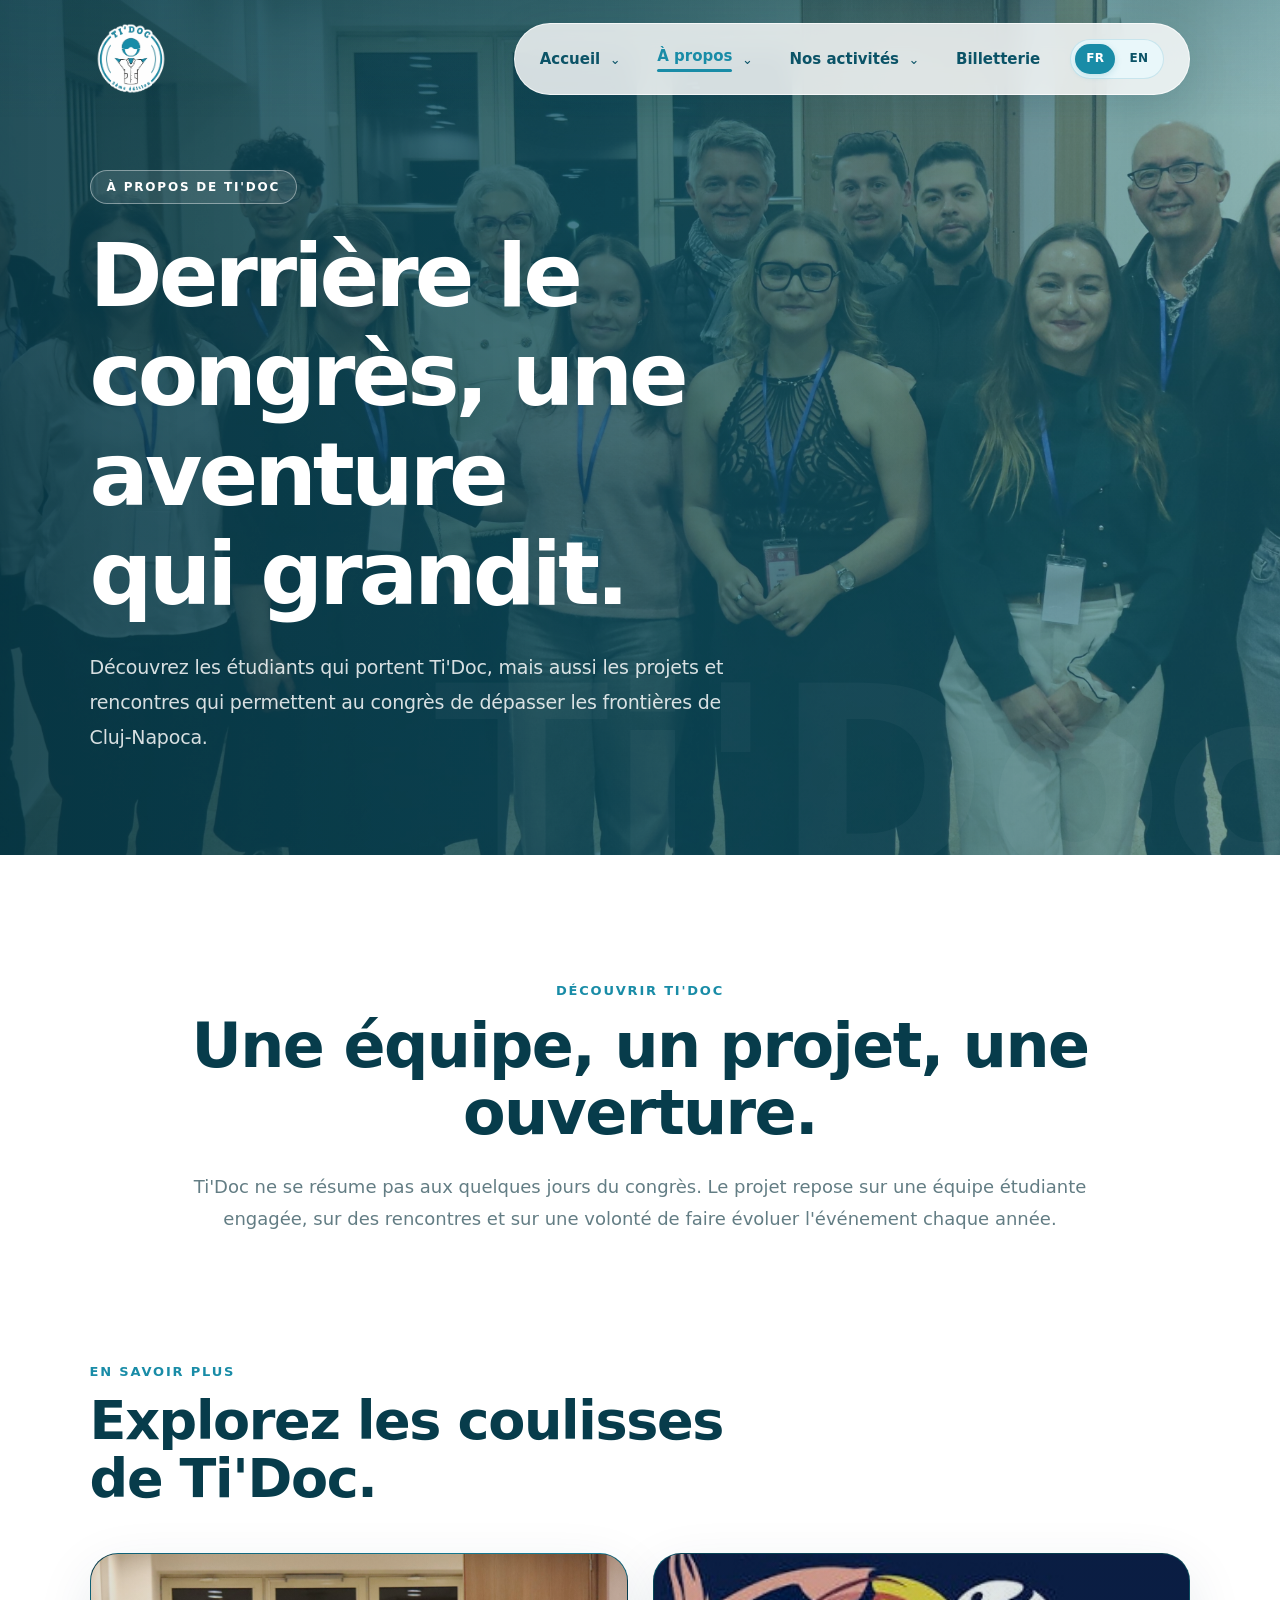
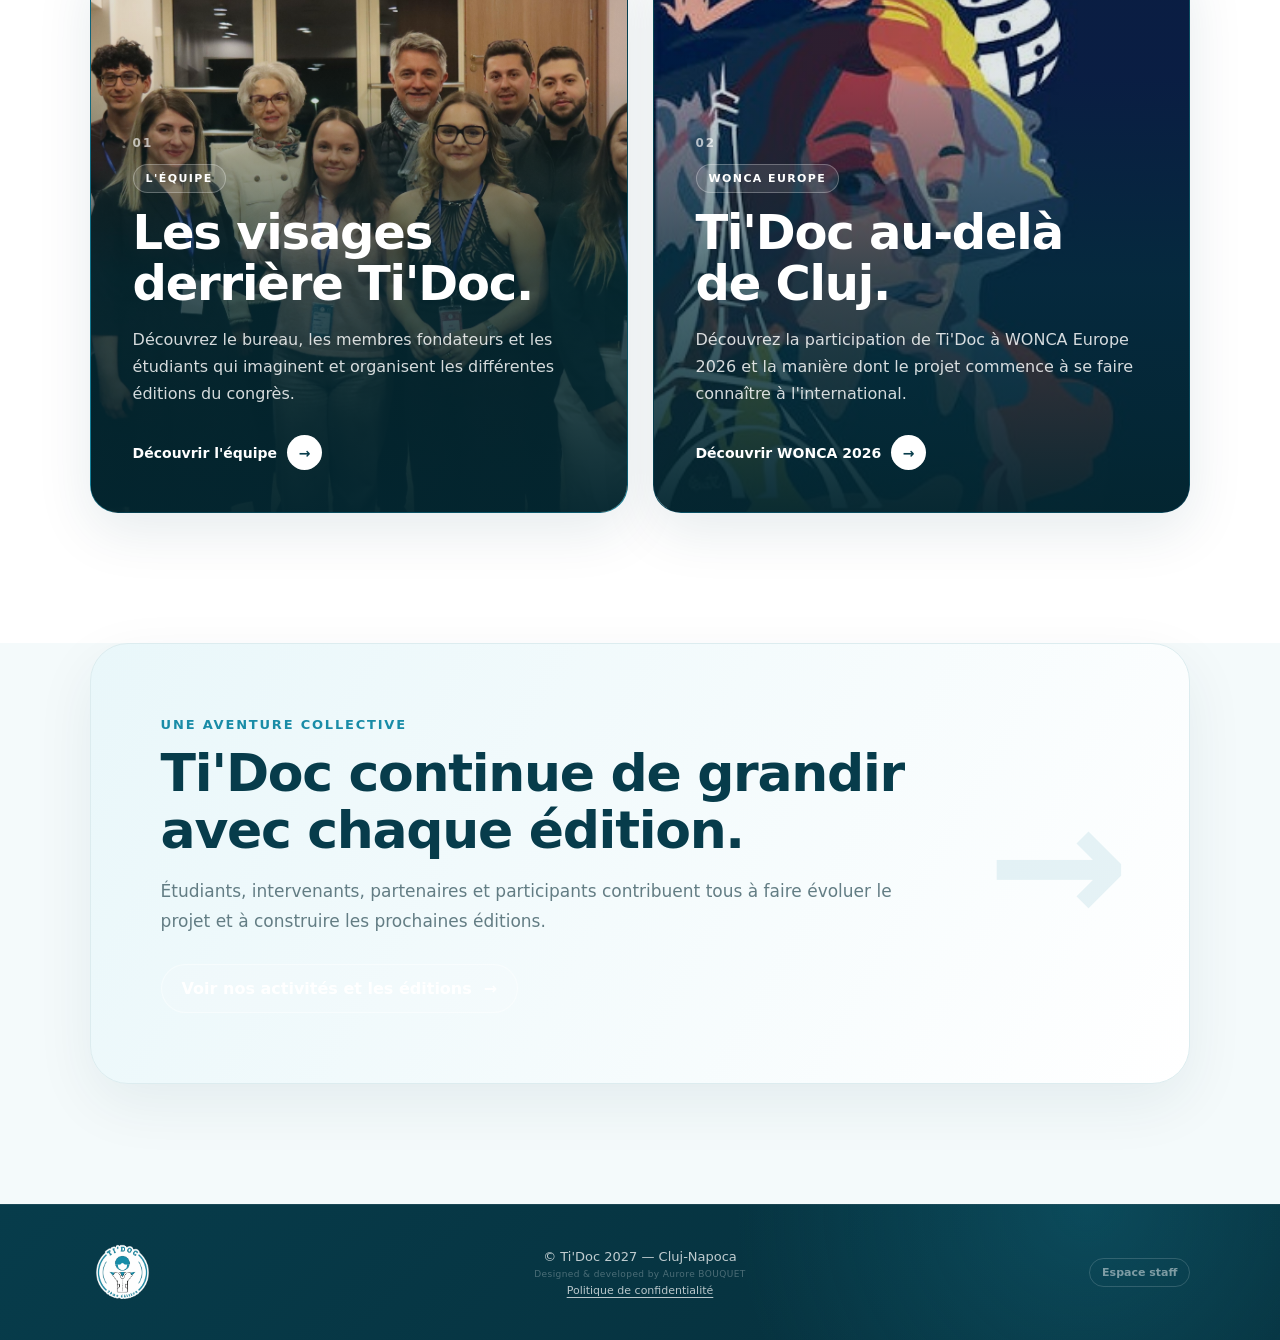
<file: apropos.html>
<!DOCTYPE html>
<html lang="fr">

<head>

<meta charset="UTF-8">

<meta
  name="viewport"
  content="width=device-width, initial-scale=1.0"
>

<title>
  À propos — Ti'Doc
</title>

<meta
  name="description"
  content="Découvrez l'équipe Ti'Doc, les coulisses du congrès étudiant francophone de Cluj-Napoca et sa participation à WONCA Europe 2026."
>

<meta name="robots" content="index, follow">

<link
  rel="canonical"
  href="https://tidoccongres.fr/apropos.html"
>

<link rel="icon" type="image/png" href="/files/logo.png?v=3">
<link rel="shortcut icon" type="image/png" href="/files/logo.png?v=3">
<link rel="apple-touch-icon" href="/files/logo.png?v=3">

<link
  rel="stylesheet"
  href="header.css"
>

<link
  rel="stylesheet"
  href="footer.css"
>



<style>

/* =====================================================
   VARIABLES
===================================================== */

:root{
  --blue:#198CA7;
  --blue-dark:#0B5367;
  --blue-deep:#073C4B;
  --blue-light:#E9F7FA;
  --white:#FFFFFF;
  --text:#153C46;
  --grey:#637D84;
}


/* =====================================================
   BASE
===================================================== */

*{
  margin:0;
  padding:0;
  box-sizing:border-box;
}


html{
  scroll-behavior:smooth;
}


body{
  font-family:
    Arial,
    Helvetica,
    sans-serif;

  color:var(--text);

  background:#F8FCFD;

  overflow-x:hidden;
}


img{
  display:block;
  max-width:100%;
}


a{
  color:inherit;
  text-decoration:none;
}



/* =====================================================
   HERO
===================================================== */

.about-hero{

  min-height:650px;

  padding:
    170px 7%
    100px;

  display:flex;
  align-items:flex-end;

  position:relative;
  overflow:hidden;

  color:white;

  background:
    linear-gradient(
      90deg,
      rgba(7,60,75,.88) 0%,
      rgba(11,83,103,.75) 48%,
      rgba(25,140,167,.45) 100%
    ),
    url("files/IMG_3180_resultat.jpeg");

  background-size:cover;
  background-position:center;
  background-repeat:no-repeat;

} /* ← C'EST CETTE ACCOLADE QUI MANQUAIT */


/* =====================================================
   TEXTE GÉANT EN ARRIÈRE-PLAN
===================================================== */

.about-hero::after{

  content:"Ti'Doc";

  position:absolute;

  right:-35px;
  bottom:-75px;

  font-size:
    clamp(
      120px,
      20vw,
      280px
    );

  font-weight:900;

  color:
    rgba(255,255,255,.035);

  pointer-events:none;

}


.about-hero-inner{

  width:
    min(
      1200px,
      100%
    );

  margin:auto;

  position:relative;
  z-index:2;

}


.hero-tag{

  display:inline-block;

  margin-bottom:22px;

  padding:
    9px 16px;

  border:
    1px solid
    rgba(255,255,255,.4);

  border-radius:50px;

  background:
    rgba(255,255,255,.10);

  font-size:12px;
  font-weight:800;

  letter-spacing:1.7px;
  text-transform:uppercase;

}


.about-hero h1{

  max-width:900px;

  font-size:
    clamp(
      52px,
      7vw,
      88px
    );

  line-height:1;

}


.about-hero p{

  max-width:720px;

  margin-top:26px;

  color:
    rgba(255,255,255,.84);

  font-size:19px;
  line-height:1.75;

}



/* =====================================================
   INTRO
===================================================== */

.about-intro{

  padding:
    125px 7%
    85px;

  background:white;

}


.about-intro-inner{

  width:
    min(
      900px,
      100%
    );

  margin:auto;

  text-align:center;

}


.section-tag{

  color:var(--blue);

  font-size:13px;
  font-weight:800;

  letter-spacing:2px;
  text-transform:uppercase;

}


.about-intro h2{

  margin-top:14px;

  color:var(--blue-deep);

  font-size:
    clamp(
      40px,
      5vw,
      62px
    );

  line-height:1.08;

}


.about-intro p{

  margin-top:24px;

  color:var(--grey);

  font-size:18px;
  line-height:1.8;

}



/* =====================================================
   DEUX UNIVERS
===================================================== */

.about-paths{

  padding:
    40px 7%
    130px;

  background:white;

}


.about-paths-inner{

  width:
    min(
      1200px,
      100%
    );

  margin:auto;

}


.about-paths-heading{

  max-width:700px;

  margin-bottom:45px;

}


.about-paths-heading h2{

  margin-top:12px;

  color:var(--blue-deep);

  font-size:
    clamp(
      36px,
      5vw,
      54px
    );

  line-height:1.08;

}



/* =====================================================
   GRILLE
===================================================== */

.about-paths-grid{

  display:grid;

  grid-template-columns:
    1fr 1fr;

  gap:25px;

}



/* =====================================================
   CARTE
===================================================== */

.about-path-card{

  position:relative;

  min-height:560px;

  overflow:hidden;

  display:flex;

  flex-direction:column;

  justify-content:flex-end;

  border-radius:34px;

  color:white;

  box-shadow:
    0 22px 60px
    rgba(7,60,75,.13);

  transition:
    transform .3s ease,
    box-shadow .3s ease;

}


.about-path-card:hover{

  transform:
    translateY(-7px);

  box-shadow:
    0 30px 75px
    rgba(7,60,75,.18);

}


.about-path-card img{

  position:absolute;

  inset:0;

  width:100%;
  height:100%;

  object-fit:cover;

  transition:
    transform .55s ease;

}


.about-path-card:hover img{

  transform:
    scale(1.05);

}


.about-path-card::after{

  content:"";

  position:absolute;

  inset:0;

  background:
    linear-gradient(
      to top,
      rgba(3,38,48,.96) 0%,
      rgba(3,47,59,.70) 42%,
      rgba(3,47,59,.12) 78%
    );

}


.about-path-content{

  position:relative;
  z-index:2;

  padding:42px;

}


.path-number{

  display:block;

  margin-bottom:14px;

  color:
    rgba(255,255,255,.65);

  font-size:12px;
  font-weight:900;

  letter-spacing:2px;

}


.path-tag{

  display:inline-block;

  margin-bottom:14px;

  padding:
    7px 12px;

  border:
    1px solid
    rgba(255,255,255,.27);

  border-radius:50px;

  background:
    rgba(255,255,255,.10);

  font-size:11px;
  font-weight:900;

  letter-spacing:1.4px;
  text-transform:uppercase;

}


.about-path-content h3{

  font-size:
    clamp(
      34px,
      4vw,
      48px
    );

  line-height:1.05;

}


.about-path-content p{

  max-width:520px;

  margin-top:18px;

  color:
    rgba(255,255,255,.83);

  font-size:16px;
  line-height:1.7;

}


.path-link{

  display:inline-flex;

  align-items:center;

  gap:10px;

  margin-top:28px;

  font-size:14px;
  font-weight:900;

}


.path-arrow{

  display:inline-flex;

  width:35px;
  height:35px;

  align-items:center;
  justify-content:center;

  border-radius:50%;

  background:white;

  color:var(--blue-deep);

  transition:
    transform .25s ease;

}


.about-path-card:hover
.path-arrow{

  transform:
    translateX(4px);

}



/* =====================================================
   CARTE ÉQUIPE
===================================================== */

.team-card{

  background:
    linear-gradient(
      135deg,
      #073C4B,
      #198CA7
    );

}



/* =====================================================
   CARTE WONCA
===================================================== */

.wonca-card{

  background:
    linear-gradient(
      135deg,
      #0B5367,
      #073C4B
    );

}



/* =====================================================
   BLOC FINAL
===================================================== */

.about-footer-strip{

  width:
    min(
      1200px,
      86%
    );

  margin:
    0 auto
    120px;

  padding:
    70px;

  position:relative;

  overflow:hidden;

  border-radius:38px;

  background:
    linear-gradient(
      120deg,
      #E9F7FA,
      #FFFFFF
    );

  border:
    1px solid
    #DCECEF;

  box-shadow:
    0 20px 60px
    rgba(7,60,75,.07);

}


.about-footer-strip::after{

  content:"→";

  position:absolute;

  right:60px;
  top:50%;

  transform:
    translateY(-50%);

  color:
    rgba(25,140,167,.10);

  font-size:170px;
  font-weight:900;

}


.about-footer-strip-inner{

  position:relative;
  z-index:2;

  max-width:760px;

}


.about-footer-strip h2{

  margin-top:12px;

  color:var(--blue-deep);

  font-size:
    clamp(
      35px,
      5vw,
      52px
    );

  line-height:1.08;

}


.about-footer-strip p{

  margin-top:19px;

  color:var(--grey);

  font-size:17px;
  line-height:1.75;

}

.about-footer-button{
  display:inline-flex;
  align-items:center;
  gap:12px;
  margin-top:28px;
  padding:14px 20px;
  border:1px solid rgba(255,255,255,.45);
  border-radius:999px;
  color:white;
  background:rgba(255,255,255,.12);
  font-weight:800;
  transition:transform .22s ease,background .22s ease;
}

.about-footer-button:hover{
  transform:translateY(-3px);
  background:rgba(255,255,255,.22);
}



/* =====================================================
   FOOTER
===================================================== */

footer{

  padding:
    35px 7%;

  display:flex;

  align-items:center;
  justify-content:space-between;

  background:
    var(--blue-deep);

  color:
    rgba(255,255,255,.78);

  font-size:14px;

}


.footer-logo{

  width:65px;

}



/* =====================================================
   TABLETTE
===================================================== */

@media(max-width:900px){

  .about-path-card{
    min-height:500px;
  }


  .about-path-content{
    padding:34px;
  }


  .about-footer-strip{
    width:90%;

    padding:55px 45px;
  }

}



/* =====================================================
   MOBILE
===================================================== */

@media(max-width:650px){

  .about-hero{

    min-height:560px;

    padding:
      135px 5%
      75px;

  }


  .about-hero h1{

    font-size:
      clamp(
        45px,
        14vw,
        65px
      );

  }


  .about-hero p{

    font-size:17px;

  }


  .about-intro{

    padding:
      90px 5%
      60px;

  }


  .about-paths{

    padding:
      30px 5%
      90px;

  }


  .about-paths-grid{

    grid-template-columns:1fr;

  }


  .about-path-card{

    min-height:460px;

  }


  .about-path-content{

    padding:28px;

  }


  .about-footer-strip{

    width:90%;

    margin-bottom:90px;

    padding:
      50px 28px;

  }


  .about-footer-strip::after{

    right:-10px;

    font-size:120px;

  }


  footer{

    flex-direction:column;

    gap:20px;

  }

}

</style>

<link rel="stylesheet" href="theme.css">
</head>



<body>


<!-- =====================================================
   HEADER
===================================================== -->

<div id="header-container"></div>



<!-- =====================================================
   HERO
===================================================== -->

<section class="about-hero">

  <div class="about-hero-inner">

    <span class="hero-tag">
      À propos de Ti'Doc
    </span>

    <h1>
      Derrière le congrès,
      une aventure qui grandit.
    </h1>

    <p>
      Découvrez les étudiants qui portent Ti'Doc,
      mais aussi les projets et rencontres qui permettent
      au congrès de dépasser les frontières de Cluj-Napoca.
    </p>

  </div>

</section>



<!-- =====================================================
   INTRO
===================================================== -->

<section class="about-intro">

  <div class="about-intro-inner">

    <span class="section-tag">
      Découvrir Ti'Doc
    </span>

    <h2>
      Une équipe,
      un projet,
      une ouverture.
    </h2>

    <p>
      Ti'Doc ne se résume pas aux quelques jours du congrès.
      Le projet repose sur une équipe étudiante engagée,
      sur des rencontres et sur une volonté de faire évoluer
      l'événement chaque année.
    </p>

  </div>

</section>



<!-- =====================================================
   ÉQUIPE + WONCA
===================================================== -->

<section class="about-paths">

  <div class="about-paths-inner">

    <div class="about-paths-heading">

      <span class="section-tag">
        En savoir plus
      </span>

      <h2>
        Explorez les coulisses de Ti'Doc.
      </h2>

    </div>


    <div class="about-paths-grid">


      <!-- =================================================
           ÉQUIPE
      ================================================= -->

      <a
        href="equipe.html"
        class="about-path-card team-card"
      >

        <img
          src="files/IMG_3180_resultat.jpeg"
          alt="Équipe Ti'Doc"
        >


        <div class="about-path-content">

          <span class="path-number">
            01
          </span>

          <span class="path-tag">
            L'équipe
          </span>

          <h3>
            Les visages derrière Ti'Doc.
          </h3>

          <p>
            Découvrez le bureau, les membres fondateurs
            et les étudiants qui imaginent et organisent
            les différentes éditions du congrès.
          </p>

          <span class="path-link">

            Découvrir l'équipe

            <span class="path-arrow">
              →
            </span>

          </span>

        </div>

      </a>



      <!-- =================================================
           WONCA
      ================================================= -->

      <a
        href="wonca.html"
        class="about-path-card wonca-card"
      >

        <img
          src="files/IMG_8815.jpeg"
          alt="Ti'Doc à WONCA Europe"
        >


        <div class="about-path-content">

          <span class="path-number">
            02
          </span>

          <span class="path-tag">
            WONCA Europe
          </span>

          <h3>
            Ti'Doc au-delà de Cluj.
          </h3>

          <p>
            Découvrez la participation de Ti'Doc
            à WONCA Europe 2026 et la manière dont
            le projet commence à se faire connaître
            à l'international.
          </p>

          <span class="path-link">

            Découvrir WONCA 2026

            <span class="path-arrow">
              →
            </span>

          </span>

        </div>

      </a>


    </div>

  </div>

</section>



<!-- =====================================================
   BLOC FINAL
===================================================== -->

<section class="about-footer-strip">

  <div class="about-footer-strip-inner">

    <span class="section-tag">
      Une aventure collective
    </span>

    <h2>
      Ti'Doc continue
      de grandir avec chaque édition.
    </h2>

    <p>
      Étudiants, intervenants, partenaires et participants
      contribuent tous à faire évoluer le projet
      et à construire les prochaines éditions.
    </p>

    <a
      href="activites.html"
      class="about-footer-button"
      aria-label="Voir nos activités et les différentes éditions de Ti'Doc"
    >
      Voir nos activités et les éditions
      <span aria-hidden="true">→</span>
    </a>

  </div>

</section>



<div id="footer-container"></div>



<!-- =====================================================
   HEADER JS
===================================================== -->

<script src="header.js"></script>
<script src="footer.js"></script>


</body>

</html>
</file>
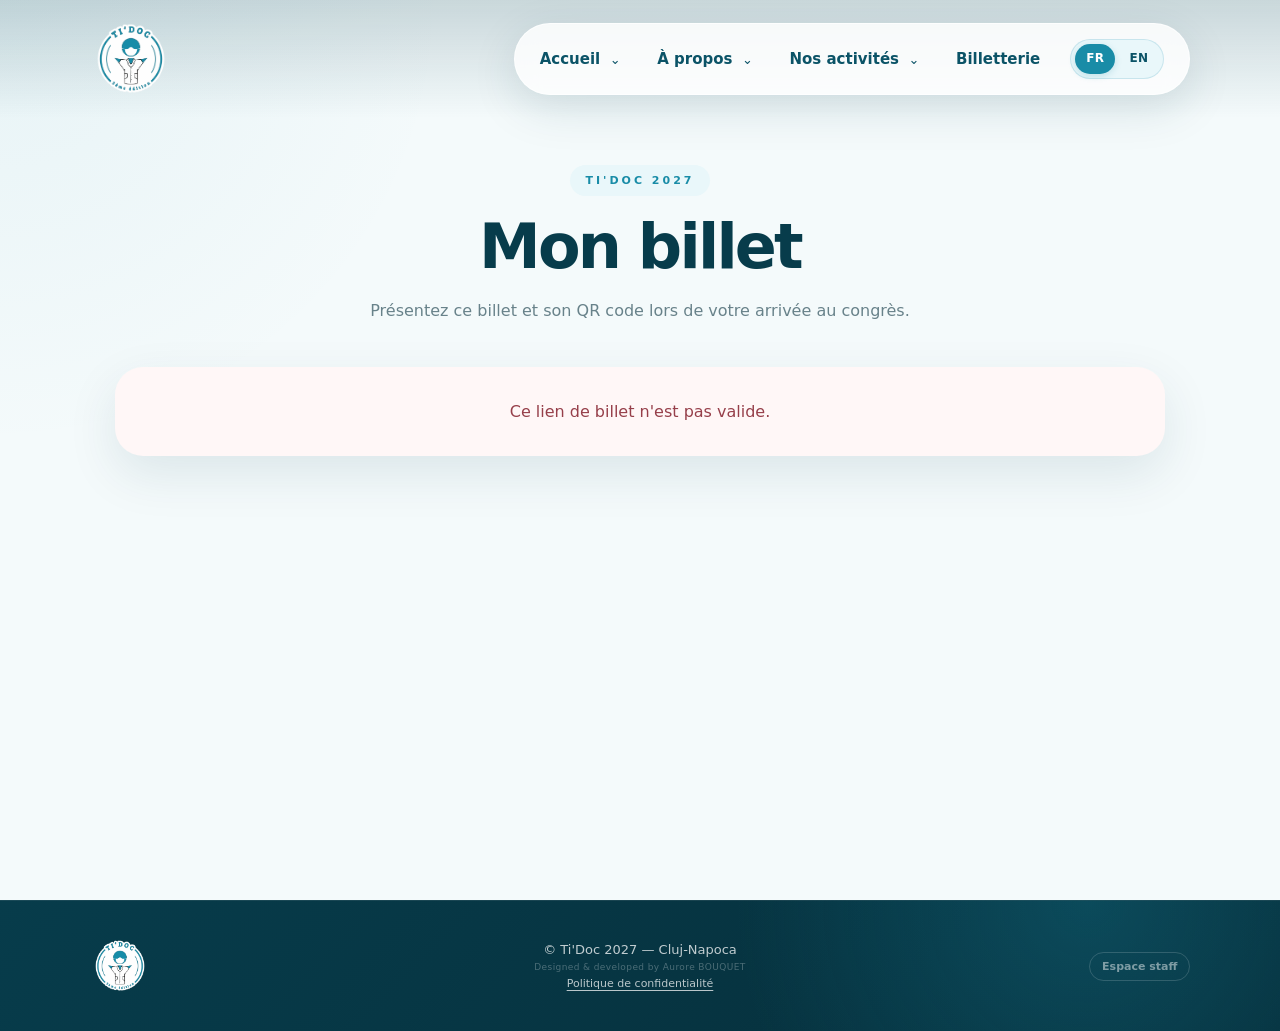
<file: billet.html>
<!DOCTYPE html>
<html lang="fr">

<head>

<meta charset="UTF-8">

<meta
  name="viewport"
  content="width=device-width, initial-scale=1.0"
>

<meta
  name="robots"
  content="noindex, nofollow, noarchive"
>

<meta
  name="referrer"
  content="no-referrer"
>
  
<title>
  Mon billet — Ti'Doc 2027
</title>

<link rel="icon" type="image/png" href="/files/logo.png?v=3">
<link rel="shortcut icon" type="image/png" href="/files/logo.png?v=3">
<link rel="apple-touch-icon" href="/files/logo.png?v=3">

<link
  rel="stylesheet"
  href="header.css"
>

<link
  rel="stylesheet"
  href="footer.css"
>


<style>  
  
/* =====================================================
   VARIABLES
===================================================== */

:root{
  --blue:#198CA7;
  --blue-dark:#0B5367;
  --blue-deep:#073C4B;
  --blue-light:#E9F7FA;
  --text:#153C46;
  --grey:#637D84;
  --white:#FFFFFF;
  --light:#F5FAFB;
}


/* =====================================================
   BASE
===================================================== */

*{
  margin:0;
  padding:0;
  box-sizing:border-box;
}


html{
  scroll-behavior:smooth;
}


body{

  min-height:100vh;

  font-family:
    Arial,
    Helvetica,
    sans-serif;

  color:
    var(--text);

  background:
    radial-gradient(
      circle at 10% 10%,
      rgba(25,140,167,.12),
      transparent 28%
    ),
    radial-gradient(
      circle at 90% 25%,
      rgba(25,140,167,.09),
      transparent 30%
    ),
    #F5FAFB;

  overflow-x:hidden;

}


a{
  text-decoration:none;
}


img{
  display:block;
  max-width:100%;
}


/* =====================================================
   PAGE
===================================================== */

.page{

  min-height:100vh;

  padding:
    165px 7%
    100px;

}


.container{

  width:
    min(
      1050px,
      100%
    );

  margin:auto;

}



/* =====================================================
   INTRO
===================================================== */

.page-heading{

  margin-bottom:
    42px;

  text-align:center;

}


.page-tag{

  display:inline-block;

  padding:
    9px 16px;

  border-radius:
    50px;

  background:
    var(--blue-light);

  color:
    var(--blue);

  font-size:
    11px;

  font-weight:
    800;

  letter-spacing:
    1.6px;

  text-transform:
    uppercase;

}


.page-heading h1{

  margin-top:
    16px;

  color:
    var(--blue-deep);

  font-size:
    clamp(
      38px,
      6vw,
      62px
    );

}


.page-heading p{

  max-width:
    650px;

  margin:
    16px auto 0;

  color:
    var(--grey);

  font-size:
    16px;

  line-height:
    1.7;

}



/* =====================================================
   CHARGEMENT
===================================================== */

.loading,
.error-box{

  padding:
    35px;

  border-radius:
    28px;

  background:
    white;

  text-align:center;

  color:
    var(--grey);

  box-shadow:
    0 18px 50px
    rgba(7,60,75,.10);

}


.error-box{

  color:#963F4A;

  background:#FFF7F7;

}



/* =====================================================
   BILLET
===================================================== */

.ticket{

  position:relative;

  overflow:hidden;

  display:grid;

  grid-template-columns:
    1fr 330px;

  min-height:
    510px;

  border-radius:
    36px;

  background:
    white;

  box-shadow:
    0 28px 80px
    rgba(7,60,75,.16);

}



/* =====================================================
   PARTIE GAUCHE
===================================================== */

.ticket-main{

  position:relative;

  padding:
    52px;

  display:flex;

  flex-direction:column;

  justify-content:
    space-between;

}


.ticket-main::before{

  content:"2027";

  position:absolute;

  right:-30px;

  bottom:-65px;

  color:
    rgba(25,140,167,.055);

  font-size:
    185px;

  font-weight:
    900;

  pointer-events:none;

}



/* =====================================================
   HAUT BILLET
===================================================== */

.ticket-brand{

  position:relative;

  z-index:2;

}


.ticket-logo{

  width:
    100px;

  margin-bottom:
    30px;

}


.official-pass{

  display:inline-flex;

  align-items:center;

  gap:
    8px;

  padding:
    8px 13px;

  border-radius:
    50px;

  color:
    var(--blue);

  background:
    var(--blue-light);

  font-size:
    11px;

  font-weight:
    900;

  letter-spacing:
    1.5px;

  text-transform:
    uppercase;

}



/* =====================================================
   IDENTITÉ
===================================================== */

.ticket-name{

  position:relative;

  z-index:2;

  margin-top:
    28px;

}


.ticket-name small{

  display:block;

  margin-bottom:
    8px;

  color:
    var(--grey);

  font-size:
    11px;

  font-weight:
    800;

  letter-spacing:
    1.4px;

  text-transform:
    uppercase;

}


.ticket-name h2{

  color:
    var(--blue-deep);

  font-size:
    clamp(
      34px,
      5vw,
      54px
    );

  line-height:
    1.05;

}



/* =====================================================
   INFOS
===================================================== */

.ticket-information{

  position:relative;

  z-index:2;

  margin-top:
    40px;

  display:grid;

  grid-template-columns:
    repeat(
      2,
      minmax(0,1fr)
    );

  gap:
    15px;

}


.ticket-info{

  padding:
    16px 18px;

  border-radius:
    17px;

  background:
    #F2F9FA;

}


.ticket-info small{

  display:block;

  color:
    var(--grey);

  font-size:
    9px;

  font-weight:
    800;

  letter-spacing:
    1.2px;

  text-transform:
    uppercase;

}


.ticket-info strong{

  display:block;

  margin-top:
    6px;

  color:
    var(--blue-dark);

  font-size:
    15px;

  overflow-wrap:
    anywhere;

}



/* =====================================================
   QR
===================================================== */

.ticket-qr{

  position:relative;

  padding:
    42px 35px;

  display:flex;

  flex-direction:
    column;

  align-items:center;

  justify-content:center;

  text-align:center;

  color:white;

  background:
    linear-gradient(
      155deg,
      #073C4B,
      #0B6479 55%,
      #198CA7
    );

}


.ticket-qr::before{

  content:"";

  position:absolute;

  left:-17px;

  top:-17px;

  width:
    34px;

  height:
    34px;

  border-radius:
    50%;

  background:
    var(--light);

}


.ticket-qr::after{

  content:"";

  position:absolute;

  left:-17px;

  bottom:-17px;

  width:
    34px;

  height:
    34px;

  border-radius:
    50%;

  background:
    var(--light);

}


.qr-box{

  width:
    230px;

  height:
    230px;

  padding:
    15px;

  display:flex;

  align-items:center;

  justify-content:center;

  border-radius:
    28px;

  background:
    white;

  box-shadow:
    0 15px 40px
    rgba(0,0,0,.14);

}


.qr-box img{

  width:
    100%;

  height:
    100%;

  object-fit:
    contain;

}


.valid-badge{

  margin-top:
    25px;

  display:inline-flex;

  align-items:center;

  gap:
    8px;

  padding:
    10px 16px;

  border-radius:
    50px;

  background:
    rgba(255,255,255,.14);

  border:
    1px solid
    rgba(255,255,255,.22);

  font-size:
    13px;

  font-weight:
    800;

}


.ticket-qr p{

  max-width:
    230px;

  margin-top:
    15px;

  color:
    rgba(255,255,255,.72);

  font-size:
    12px;

  line-height:
    1.5;

}



/* =====================================================
   PROGRAMME
===================================================== */

.programme-card{

  margin-top:
    30px;

  padding:
    35px;

  border-radius:
    30px;

  background:
    white;

  box-shadow:
    0 18px 50px
    rgba(7,60,75,.08);

}


.programme-title{

  margin-bottom:
    22px;

}


.programme-title span{

  color:
    var(--blue);

  font-size:
    11px;

  font-weight:
    900;

  letter-spacing:
    1.5px;

  text-transform:
    uppercase;

}


.programme-title h3{

  margin-top:
    7px;

  color:
    var(--blue-deep);

  font-size:
    27px;

}


.reservation-list{

  display:grid;

  grid-template-columns:
    repeat(
      2,
      1fr
    );

  gap:
    12px;

}


.reservation{

  padding:
    18px;

  border:
    1px solid
    #E1EFF1;

  border-radius:
    18px;

  background:
    #FAFDFD;

}


.reservation-type{

  color:
    var(--blue);

  font-size:
    9px;

  font-weight:
    900;

  letter-spacing:
    1.3px;

  text-transform:
    uppercase;

}


.reservation strong{

  display:block;

  margin-top:
    7px;

  color:
    var(--blue-deep);

  line-height:
    1.4;

}


.no-reservation{

  padding:
    20px;

  border-radius:
    18px;

  color:
    var(--grey);

  background:
    #F5FAFB;

}

/* =====================================================
   EMPLOI DU TEMPS
===================================================== */

.schedule-card{

  margin-top:30px;
  padding:38px;

  border-radius:32px;

  background:white;

  box-shadow:
    0 18px 55px
    rgba(7,60,75,.09);

}


.schedule-heading{

  max-width:700px;

  margin-bottom:30px;

}


.schedule-heading span{

  color:var(--blue);

  font-size:11px;

  font-weight:900;

  letter-spacing:1.6px;

  text-transform:uppercase;

}


.schedule-heading h3{

  margin-top:8px;

  color:var(--blue-deep);

  font-size:30px;

}


.schedule-heading p{

  margin-top:10px;

  color:var(--grey);

  font-size:14px;

  line-height:1.6;

}


/* JOUR */

.schedule-days{

  display:grid;

  gap:24px;

}


.schedule-day{

  overflow:hidden;

  border:
    1px solid
    #DDECEF;

  border-radius:25px;

  background:#FCFEFE;

}


.schedule-day-header{

  padding:20px 24px;

  display:flex;

  justify-content:space-between;

  align-items:center;

  gap:15px;

  background:
    linear-gradient(
      120deg,
      #073C4B,
      #0B6479
    );

  color:white;

}


.schedule-day-name{

  font-size:21px;

  font-weight:900;

}


.schedule-day-count{

  padding:7px 11px;

  border-radius:50px;

  background:
    rgba(255,255,255,.14);

  font-size:11px;

  font-weight:800;

}


/* TIMELINE */

.schedule-items{

  position:relative;

  padding:
    10px 24px
    22px;

}


.schedule-item{

  position:relative;

  display:grid;

  grid-template-columns:
    90px 22px 1fr;

  gap:14px;

  min-height:115px;

  padding-top:20px;

}


.schedule-time{

  padding-top:2px;

  color:var(--blue-dark);

  font-size:13px;

  font-weight:900;

}


.schedule-line{

  position:relative;

  display:flex;

  justify-content:center;

}


.schedule-line::before{

  content:"";

  position:absolute;

  top:11px;

  bottom:-22px;

  width:2px;

  background:#DCECEF;

}


.schedule-item:last-child
.schedule-line::before{

  bottom:50%;

}


.schedule-dot{

  position:relative;

  z-index:2;

  width:14px;
  height:14px;

  margin-top:6px;

  border-radius:50%;

  background:var(--blue);

  box-shadow:
    0 0 0 5px
    var(--blue-light);

}


.schedule-activity{

  padding:
    17px 19px;

  border-radius:18px;

  background:white;

  border:
    1px solid
    #E1EEF0;

  box-shadow:
    0 8px 24px
    rgba(7,60,75,.05);

}


.schedule-type{

  display:inline-block;

  margin-bottom:7px;

  color:var(--blue);

  font-size:9px;

  font-weight:900;

  letter-spacing:1.3px;

  text-transform:uppercase;

}


.schedule-activity h4{

  color:var(--blue-deep);

  font-size:17px;

  line-height:1.35;

}


.schedule-meta{

  margin-top:11px;

  display:flex;

  flex-wrap:wrap;

  gap:7px;

}


.schedule-pill{

  padding:6px 9px;

  border-radius:50px;

  background:var(--blue-light);

  color:var(--blue-dark);

  font-size:10px;

  font-weight:700;

}


.schedule-empty{

  padding:22px;

  border-radius:18px;

  color:var(--grey);

  background:#F5FAFB;

}


/* MOBILE */

@media(max-width:650px){

  .schedule-card{

    padding:
      27px 20px;

  }


  .schedule-item{

    grid-template-columns:
      60px 18px 1fr;

    gap:9px;

  }


  .schedule-time{

    font-size:11px;

  }


  .schedule-day-header{

    padding:
      17px 18px;

  }


  .schedule-day-name{

    font-size:18px;

  }


  .schedule-items{

    padding:
      8px 15px
      18px;

  }


  .schedule-activity{

    padding:
      15px;

  }

}

/* =====================================================
   NOTE
===================================================== */

.ticket-note{

  margin-top:
    22px;

  text-align:center;

  color:
    var(--grey);

  font-size:
    12px;

  line-height:
    1.6;

}



/* =====================================================
   FOOTER
===================================================== */

footer{

  padding:
    35px 7%;

  text-align:center;

  color:
    rgba(255,255,255,.72);

  background:
    var(--blue-deep);

  font-size:
    12px;

}



/* =====================================================
   TABLETTE
===================================================== */

@media(max-width:850px){

  .ticket{

    grid-template-columns:
      1fr;

  }


  .ticket-qr::before,
  .ticket-qr::after{

    display:none;

  }


  .ticket-qr{

    padding:
      45px 25px;

  }


  .reservation-list{

    grid-template-columns:
      1fr;

  }

}



/* =====================================================
   MOBILE
===================================================== */

@media(max-width:650px){
  

  .page{

    padding:
      135px 5%
      80px;

  }


  .ticket{

    border-radius:
      28px;

  }


  .ticket-main{

    padding:
      32px 25px;

  }


  .ticket-logo{

    width:
      80px;

  }


  .ticket-information{

    grid-template-columns:
      1fr;

  }


  .qr-box{

    width:
      min(
        230px,
        80vw
      );

    height:
      min(
        230px,
        80vw
      );

  }


  .programme-card{

    padding:
      27px 22px;

  }

}

</style>

<link rel="stylesheet" href="theme.css">
</head>



<body>


<div id="header-container"></div>



<main class="page">

  <div class="container">


    <div class="page-heading">

      <span class="page-tag">
        Ti'Doc 2027
      </span>

      <h1>
        Mon billet
      </h1>

      <p>
        Présentez ce billet et son QR code
        lors de votre arrivée au congrès.
      </p>

    </div>


    <div id="ticket-container">

      <div class="loading">
        Chargement de votre billet Ti'Doc...
      </div>

    </div>


  </div>

</main>



<div id="footer-container"></div>



<script>

/* =====================================================
   API
===================================================== */

const BILLETTERIE_API =
  "https://script.google.com/macros/s/AKfycbzHniBRivQnmnxUnEmCFDZqYmKmepn2b57NHtRGgSh1cdWu9Nf-KHNFrHxQndbW3BG1/exec";


/* =====================================================
   TOKEN
===================================================== */

function getTokenFromUrl(){

  const params =
    new URLSearchParams(
      window.location.search
    );


  return String(
    params.get("token") || ""
  ).trim();

}



/* =====================================================
   CHARGER LE BILLET
===================================================== */

async function loadTicket(){

  const container =
    document.getElementById(
      "ticket-container"
    );


  const token =
    getTokenFromUrl();


  if(!token){

    container.innerHTML = `

      <div class="error-box">

        Ce lien de billet n'est pas valide.

      </div>

    `;

    return;

  }


  try{

    const response =
      await fetch(

        BILLETTERIE_API +
        "?action=billet&token=" +
        encodeURIComponent(
          token
        )

      );


    const result =
      await response.json();


    if(!result.success){

      throw new Error(
        result.message ||
        "Impossible de charger ce billet."
      );

    }


    renderTicket(
      result.data
    );

  }


  catch(error){

    console.error(error);


    container.innerHTML = `

      <div class="error-box">

        Impossible de charger votre billet.

        <br><br>

        ${escapeHtml(error.message)}

      </div>

    `;

  }

}

/* =====================================================
   TRI DES HORAIRES
===================================================== */

function timeToMinutes(
  value
){

  const text =
    String(
      value || ""
    ).trim();


  const match =
    text.match(
      /(\d{1,2})[:hH](\d{2})/
    );


  if(!match){

    return 99999;

  }


  return (
    Number(match[1]) * 60 +
    Number(match[2])
  );

}



/* =====================================================
   CRÉER L'EMPLOI DU TEMPS
===================================================== */

function buildScheduleHtml(
  reservations
){

  const activities =
    reservations.filter(
      item =>
        item.day ||
        item.startTime
    );


  if(
    activities.length === 0
  ){

    return `

      <section class="schedule-card">

        <div class="schedule-heading">

          <span>
            Votre planning
          </span>

          <h3>
            Mon emploi du temps
          </h3>

          <p>
            Les horaires apparaîtront ici
            dès que le programme détaillé
            aura été publié.
          </p>

        </div>

        <div class="schedule-empty">
          Le planning détaillé arrive bientôt 💙
        </div>

      </section>

    `;

  }


  const grouped =
    {};


  activities.forEach(
    function(item){

      const day =
        String(
          item.day ||
          "À définir"
        ).trim();


      if(
        !grouped[day]
      ){

        grouped[day] =
          [];

      }


      grouped[day].push(
        item
      );

    }
  );


  Object
    .values(grouped)
    .forEach(
      function(items){

        items.sort(
          function(a,b){

            return (
              timeToMinutes(
                a.startTime
              )
              -
              timeToMinutes(
                b.startTime
              )
            );

          }
        );

      }
    );


  const daysHtml =
    Object
      .entries(grouped)
      .map(
        function(
          [day, items]
        ){

          const activitiesHtml =
            items
              .map(
                function(item){

                  let timeText =
                    item.startTime ||
                    "Horaire à définir";


                  if(
                    item.startTime &&
                    item.endTime
                  ){

                    timeText =
                      item.startTime +
                      " – " +
                      item.endTime;

                  }


                  return `

                    <div class="schedule-item">

                      <div class="schedule-time">

                        ${escapeHtml(
                          item.startTime ||
                          "—"
                        )}

                      </div>


                      <div class="schedule-line">

                        <div class="schedule-dot"></div>

                      </div>


                      <div class="schedule-activity">

                        <span class="schedule-type">

                          ${escapeHtml(
                            item.type
                          )}

                        </span>


                        <h4>

                          ${escapeHtml(
                            item.name
                          )}

                        </h4>


                        <div class="schedule-meta">

                          <span class="schedule-pill">

                            🕒
                            ${escapeHtml(
                              timeText
                            )}

                          </span>


                          ${
                            item.room
                              ? `

                                <span class="schedule-pill">

                                  📍
                                  ${escapeHtml(
                                    item.room
                                  )}

                                </span>

                              `
                              : ""
                          }


                          ${
                            item.speaker
                              ? `

                                <span class="schedule-pill">

                                  🎤
                                  ${escapeHtml(
                                    item.speaker
                                  )}

                                </span>

                              `
                              : ""
                          }

                        </div>

                      </div>

                    </div>

                  `;

                }
              )
              .join("");


          return `

            <div class="schedule-day">

              <div class="schedule-day-header">

                <div class="schedule-day-name">

                  ${escapeHtml(
                    day
                  )}

                </div>


                <div class="schedule-day-count">

                  ${items.length}
                  activité(s)

                </div>

              </div>


              <div class="schedule-items">

                ${activitiesHtml}

              </div>

            </div>

          `;

        }
      )
      .join("");


  return `

    <section class="schedule-card">

      <div class="schedule-heading">

        <span>
          Votre planning
        </span>

        <h3>
          Mon emploi du temps
        </h3>

        <p>
          Retrouvez ici votre programme personnel,
          organisé par journée et par horaire.
        </p>

      </div>


      <div class="schedule-days">

        ${daysHtml}

      </div>

    </section>

  `;

}

/* =====================================================
   AFFICHER LE BILLET
===================================================== */

function renderTicket(
  data
){

  const container =
    document.getElementById(
      "ticket-container"
    );


  const participant =
    data.participant;


  const pack =
    data.pack;


  const ticket =
    data.ticket;


  const reservations =
    data.reservations || [];

  const scheduleHtml =
  buildScheduleHtml(
    reservations
  );

  const reservationHtml =

    reservations.length

      ? reservations
          .map(
            item => `

              <div class="reservation">

                <span class="reservation-type">

                  ${escapeHtml(
                    item.type
                  )}

                </span>

                <strong>

                  ${escapeHtml(
                    item.name
                  )}

                </strong>

              </div>

            `
          )
          .join("")

      : `

          <div class="no-reservation">

            Aucun choix d'activité
            n'a encore été enregistré.

          </div>

        `;



  container.innerHTML = `


    <section class="ticket">


      <div class="ticket-main">


        <div class="ticket-brand">

          <img
            src="files/logo.png"
            alt="Ti'Doc"
            class="ticket-logo"
          >


          <span class="official-pass">

            Pass officiel • Ti'Doc 2027

          </span>

        </div>



        <div class="ticket-name">

          <small>
            Participant
          </small>


          <h2>

            ${escapeHtml(
              participant.firstName
            )}

            ${escapeHtml(
              participant.lastName
            )}

          </h2>

        </div>



        <div class="ticket-information">


          <div class="ticket-info">

            <small>
              Pack
            </small>

            <strong>

              ${escapeHtml(
                pack.name
              )}

            </strong>

          </div>



          <div class="ticket-info">

            <small>
              Numéro de billet
            </small>

            <strong>

              ${escapeHtml(
                ticket.id
              )}

            </strong>

          </div>



          <div class="ticket-info">

            <small>
              Événement
            </small>

            <strong>
              Ti'Doc 2027
            </strong>

          </div>



          <div class="ticket-info">

            <small>
              Lieu
            </small>

            <strong>
              Cluj-Napoca
            </strong>

          </div>


        </div>


      </div>



      <aside class="ticket-qr">


        <div
  class="qr-box"
  id="ticket-qr-code"
  aria-label="QR code du billet"
></div>


        <div class="valid-badge">

          ✓ Billet valide

        </div>


        <p>

          Présentez ce QR code
          à l'équipe Ti'Doc lors de votre arrivée.

        </p>


      </aside>


    </section>



    <section class="programme-card">


      <div class="programme-title">

        <span>
          Votre sélection
        </span>

        <h3>
          Mon programme
        </h3>

      </div>


      <div class="reservation-list">

        ${reservationHtml}

      </div>


    </section>

${scheduleHtml}

    <p class="ticket-note">

      Ce billet est personnel.
      Conservez votre lien privé et ne le partagez pas.

    </p>

  `;

const qrContainer =
  document.getElementById(
    "ticket-qr-code"
  );


if (
  qrContainer &&
  ticket.qrContent
) {

  new QRCode(
    qrContainer,
    {
      text:
        ticket.qrContent,

      width:
        200,

      height:
        200,

      correctLevel:
        QRCode.CorrectLevel.H
    }
  );

}
  
}



/* =====================================================
   SÉCURITÉ
===================================================== */

function escapeHtml(
  value
){

  return String(
    value || ""
  )

    .replace(
      /&/g,
      "&amp;"
    )

    .replace(
      /</g,
      "&lt;"
    )

    .replace(
      />/g,
      "&gt;"
    )

    .replace(
      /"/g,
      "&quot;"
    )

    .replace(
      /'/g,
      "&#039;"
    );

}


function escapeAttribute(
  value
){

  return escapeHtml(
    value
  );

}



/* =====================================================
   LANCEMENT
===================================================== */

loadTicket();

</script>


<script src="qrcode.min.js"></script>
<script src="header.js"></script>
<script src="footer.js"></script>
  
</body>
</html>
</file>
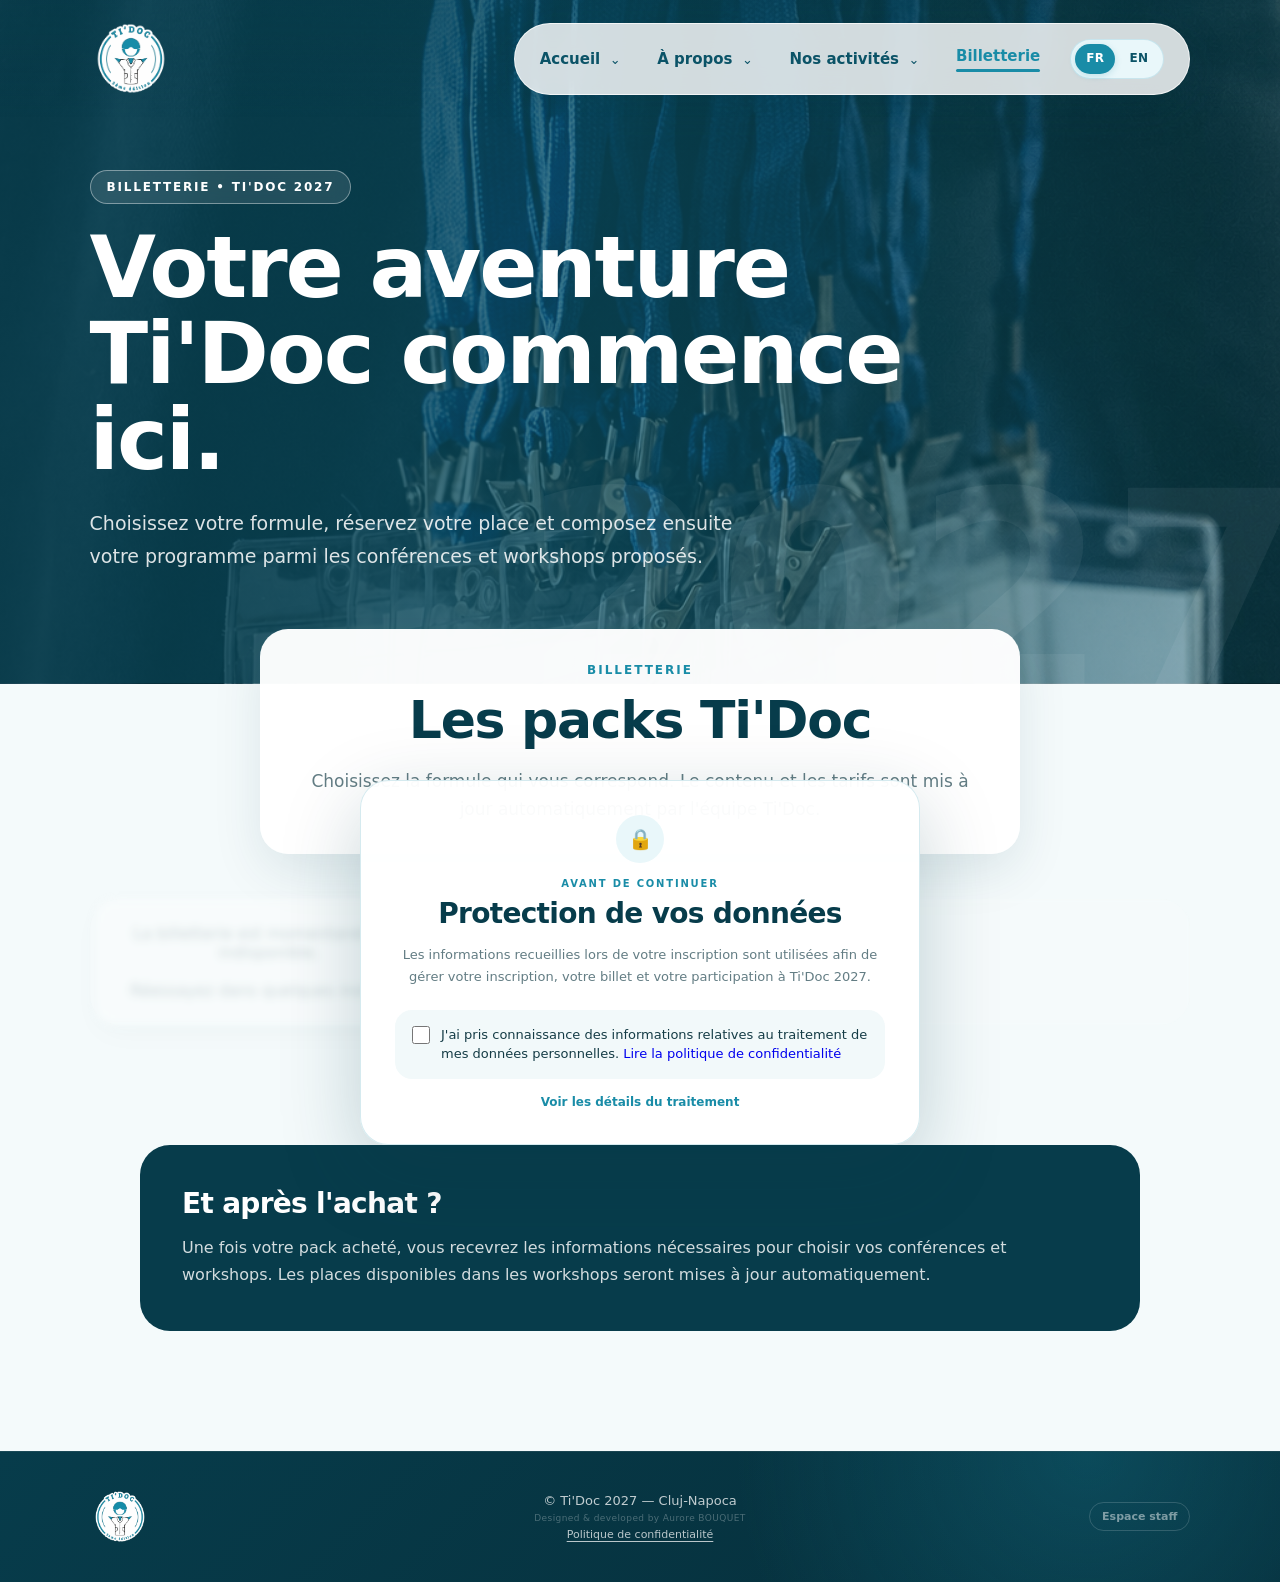
<file: billetterie.html>
<!DOCTYPE html>
<html lang="fr">

<head>

<meta charset="UTF-8">

<meta
  name="viewport"
  content="width=device-width, initial-scale=1.0"
>

<title>
  Billetterie — Ti'Doc 2027
</title>

<meta
  name="description"
  content="Réservez votre place pour Ti'Doc 2027 à Cluj-Napoca et choisissez votre pack pour accéder aux conférences et workshops du congrès."
>

<meta name="robots" content="index, follow">

<link
  rel="canonical"
  href="https://tidoccongres.fr/billetterie.html"
>

<link rel="icon" type="image/png" href="/files/logo.png?v=3">
<link rel="shortcut icon" type="image/png" href="/files/logo.png?v=3">
<link rel="apple-touch-icon" href="/files/logo.png?v=3">
  
<link
  rel="stylesheet"
  href="header.css"
>

<link
  rel="stylesheet"
  href="footer.css"
>


<style>

/* =====================================================
   VARIABLES
===================================================== */

:root{
  --blue:#198CA7;
  --blue-dark:#0B5367;
  --blue-deep:#073C4B;
  --blue-light:#E9F7FA;
  --white:#FFFFFF;
  --text:#153C46;
  --grey:#637D84;
  --light:#F8FCFD;
}


/* =====================================================
   BASE
===================================================== */

*{
  margin:0;
  padding:0;
  box-sizing:border-box;
}


html{
  scroll-behavior:smooth;
}


body{
  font-family:
    Arial,
    Helvetica,
    sans-serif;

  background:#F7FBFC;

  color:var(--text);

  overflow-x:hidden;
}


a{
  text-decoration:none;
}



/* =====================================================
   HERO BILLETTERIE
===================================================== */

.hero{

  min-height:620px;

  padding:
    170px 7%
    110px;

  display:flex;
  align-items:flex-end;

  position:relative;

  overflow:hidden;

  text-align:left;

  color:white;

  background:

    linear-gradient(
      90deg,
      rgba(7,60,75,.92) 0%,
      rgba(11,83,103,.72) 48%,
      rgba(25,140,167,.30) 100%
    ),

    url("files/D31D01CC-A1E4-4FB1-A8B4-6810DEB4CFFD.png");

  background-size:cover;
  background-position:center;
  background-repeat:no-repeat;

}


.hero::after{

  content:"2027";

  position:absolute;

  right:-25px;
  bottom:-75px;

  color:
    rgba(255,255,255,.055);

  font-size:
    clamp(
      150px,
      22vw,
      300px
    );

  font-weight:900;

  pointer-events:none;

}


.hero-inner{

  position:relative;

  z-index:2;

  width:
    min(
      1200px,
      100%
    );

  margin:auto;

}


.hero-tag{

  display:inline-block;

  margin-bottom:20px;

  padding:
    9px 16px;

  border:
    1px solid
    rgba(255,255,255,.40);

  border-radius:50px;

  background:
    rgba(255,255,255,.11);

  backdrop-filter:blur(8px);

  -webkit-backdrop-filter:blur(8px);

  color:white;

  font-size:12px;

  font-weight:800;

  letter-spacing:1.6px;

  text-transform:uppercase;

}


.hero h1{

  max-width:850px;

  margin:0;

  color:white;

  font-size:
    clamp(
      52px,
      7vw,
      86px
    );

  line-height:1;

}


.hero p{

  max-width:680px;

  margin:
    25px 0 0;

  color:
    rgba(255,255,255,.86);

  font-size:19px;

  line-height:1.75;

}



/* =====================================================
   PACKS
===================================================== */

.packs-section{

  position:relative;

  z-index:10;

  margin-top:-55px;

  padding:
    0 7%
    120px;

}


.section-heading{

  max-width:760px;

  margin:
    0 auto
    45px;

  padding:
    30px 35px;

  text-align:center;

  border-radius:28px;

  background:
    rgba(255,255,255,.97);

  box-shadow:
    0 18px 50px
    rgba(7,60,75,.10);

}


.section-heading span{

  color:var(--blue);

  font-size:12px;

  font-weight:800;

  letter-spacing:2px;

  text-transform:uppercase;

}


.section-heading h2{

  margin-top:12px;

  color:var(--blue-deep);

  font-size:
    clamp(
      34px,
      5vw,
      52px
    );

}


.section-heading p{

  margin-top:17px;

  color:var(--grey);

  font-size:17px;

  line-height:1.7;

}



/* =====================================================
   ZONE PACKS + RGPD
===================================================== */

.packs-wrapper{

  position:relative;

  width:
    min(
      1200px,
      100%
    );

  margin:auto;

}



/* =====================================================
   GRILLE
===================================================== */

.pack-grid{

  width:100%;

  display:grid;

  grid-template-columns:
    repeat(
      3,
      1fr
    );

  gap:25px;

  transition:
    filter .35s ease,
    opacity .35s ease,
    transform .35s ease;

}



/* =====================================================
   PACKS BLOQUÉS AVANT RGPD
===================================================== */

body.privacy-locked
.pack-grid{

  filter:
    blur(4px);

  opacity:.38;

  transform:
    scale(.99);

  pointer-events:none;

  user-select:none;

}



/* =====================================================
   CARTE PACK
===================================================== */

.pack-card{

  position:relative;

  display:flex;

  flex-direction:column;

  padding:38px;

  background:white;

  border:
    1px solid
    #E0EEF1;

  border-radius:28px;

  box-shadow:
    0 15px 40px
    rgba(7,60,75,.08);

  transition:.25s ease;

}


.pack-card:hover{

  transform:
    translateY(-5px);

  box-shadow:
    0 22px 50px
    rgba(7,60,75,.12);

}


.pack-name{

  color:var(--blue-deep);

  font-size:28px;

  font-weight:800;

}


.pack-price{

  margin-top:18px;

  color:var(--blue);

  font-size:42px;

  font-weight:900;

}


.pack-price span{

  margin-left:4px;

  color:var(--grey);

  font-size:14px;

  font-weight:600;

}


.pack-description{

  margin-top:18px;

  min-height:55px;

  color:var(--grey);

  font-size:15px;

  line-height:1.6;

}


.pack-details{

  margin-top:28px;

  display:flex;

  flex-direction:column;

  gap:13px;

}


.pack-detail{

  display:flex;

  align-items:center;

  gap:11px;

  color:var(--text);

  font-size:15px;

}


.check{

  width:25px;
  height:25px;

  min-width:25px;

  display:flex;

  align-items:center;
  justify-content:center;

  border-radius:50%;

  background:var(--blue-light);

  color:var(--blue);

  font-size:13px;

  font-weight:900;

}


.pack-button{

  width:100%;

  min-height:52px;

  margin-top:34px;

  display:flex;

  align-items:center;

  justify-content:center;

  border:0;

  border-radius:50px;

  background:var(--blue);

  color:white;

  font-size:15px;

  font-weight:800;

  cursor:pointer;

  transition:.25s ease;

}


.pack-button:hover{

  background:var(--blue-dark);

}


.pack-button:disabled{

  opacity:.45;

  cursor:not-allowed;

}



/* =====================================================
   MESSAGE CHARGEMENT / ERREUR
===================================================== */

.status-message{

  width:
    min(
      800px,
      100%
    );

  margin:0 auto;

  padding:25px;

  text-align:center;

  border-radius:20px;

  color:var(--grey);

  background:white;

  box-shadow:
    0 10px 30px
    rgba(7,60,75,.07);

}



/* =====================================================
   POPUP RGPD
===================================================== */

.privacy-gate{

  position:absolute;

  inset:0;

  z-index:50;

  display:flex;

  align-items:center;

  justify-content:center;

  padding:25px;

  border-radius:30px;

  background:
    rgba(247,251,252,.25);

  backdrop-filter:
    blur(2px);

  -webkit-backdrop-filter:
    blur(2px);

  transition:
    opacity .35s ease,
    visibility .35s ease;

}


.privacy-gate.hidden{

  opacity:0;

  visibility:hidden;

  pointer-events:none;

}


.privacy-gate-card{

  width:
    min(
      560px,
      94%
    );

  padding:
    34px;

  position:relative;

  text-align:center;

  border:
    1px solid
    rgba(25,140,167,.18);

  border-radius:28px;

  background:
    rgba(255,255,255,.97);

  box-shadow:
    0 25px 80px
    rgba(7,60,75,.22);

}


.privacy-icon{

  width:48px;
  height:48px;

  margin:
    0 auto
    15px;

  display:flex;

  align-items:center;

  justify-content:center;

  border-radius:50%;

  background:
    var(--blue-light);

  font-size:20px;

}


.privacy-tag{

  display:block;

  color:var(--blue);

  font-size:10px;

  font-weight:900;

  letter-spacing:1.6px;

  text-transform:uppercase;

}


.privacy-gate-card h3{

  margin-top:8px;

  color:var(--blue-deep);

  font-size:28px;

}


.privacy-gate-card p{

  max-width:480px;

  margin:
    14px auto 0;

  color:var(--grey);

  font-size:13px;

  line-height:1.7;

}


.privacy-check{

  margin-top:22px;

  padding:
    15px 17px;

  display:flex;

  align-items:flex-start;

  gap:11px;

  text-align:left;

  border-radius:17px;

  background:
    #F2F9FA;

  color:var(--text);

  font-size:13px;

  line-height:1.5;

  cursor:pointer;

}


.privacy-check input{

  width:18px;
  height:18px;

  min-width:18px;

  margin-top:1px;

  accent-color:var(--blue);

  cursor:pointer;

}


.privacy-more{

  margin-top:16px;

  padding:0;

  border:0;

  background:transparent;

  color:var(--blue);

  font-family:inherit;

  font-size:12px;

  font-weight:800;

  cursor:pointer;

}


.privacy-more:hover{

  color:var(--blue-dark);

}



/* =====================================================
   INFOS
===================================================== */

.info-section{

  padding:
    0 7%
    120px;

}


.info-box{

  width:
    min(
      1000px,
      100%
    );

  margin:auto;

  padding:42px;

  border-radius:30px;

  background:var(--blue-deep);

  color:white;

}


.info-box h3{

  font-size:28px;

}


.info-box p{

  margin-top:14px;

  color:
    rgba(255,255,255,.82);

  font-size:16px;

  line-height:1.7;

}



/* =====================================================
   TABLETTE
===================================================== */

@media(max-width:900px){

  .pack-grid{

    grid-template-columns:1fr;

    max-width:600px;

    margin:auto;

  }

}



/* =====================================================
   TÉLÉPHONE
===================================================== */

@media(max-width:650px){

  .hero{

    min-height:560px;

    padding:
      135px 5%
      90px;

    background-position:center;

  }


  .hero h1{

    font-size:
      clamp(
        44px,
        13vw,
        62px
      );

  }


  .hero p{

    font-size:16px;

  }


  .packs-section{

    margin-top:-38px;

    padding:
      0 5%
      90px;

  }


  .section-heading{

    padding:
      25px 20px;

    margin-bottom:30px;

    border-radius:24px;

  }


  .pack-card{

    padding:
      30px 24px;

  }


  .privacy-gate{

    padding:14px;

    align-items:flex-start;

    padding-top:80px;

  }


  .privacy-gate-card{

    padding:
      27px 22px;

    border-radius:24px;

  }


  .privacy-gate-card h3{

    font-size:24px;

  }


  .info-section{

    padding:
      0 5%
      90px;

  }


  .info-box{

    padding:
      32px 25px;

  }

}

</style>

<link rel="stylesheet" href="theme.css">
</head>



<body class="privacy-locked">


<div id="header-container"></div>



<!-- ==================================================
     HERO
================================================== -->

<section class="hero">

  <div class="hero-inner">

    <span class="hero-tag">
      Billetterie • Ti'Doc 2027
    </span>

    <h1>
      Votre aventure Ti'Doc commence ici.
    </h1>

    <p>
      Choisissez votre formule,
      réservez votre place et composez ensuite
      votre programme parmi les conférences
      et workshops proposés.
    </p>

  </div>

</section>



<!-- ==================================================
     PACKS
================================================== -->

<section class="packs-section">


  <div class="section-heading">

    <span>
      Billetterie
    </span>

    <h2>
      Les packs Ti'Doc
    </h2>

    <p>
      Choisissez la formule qui vous correspond.
      Le contenu et les tarifs sont mis à jour
      automatiquement par l'équipe Ti'Doc.
    </p>

  </div>



  <div class="packs-wrapper">


    <div
      id="packs-container"
      class="pack-grid"
    >

      <div class="status-message">
        Chargement de la billetterie...
      </div>

    </div>



    <!-- ==================================================
         POPUP PROTECTION DES DONNÉES
    ================================================== -->

    <div
      class="privacy-gate"
      id="privacy-gate"
    >

      <div class="privacy-gate-card">


        <div class="privacy-icon">
          🔒
        </div>


        <span class="privacy-tag">
          Avant de continuer
        </span>


        <h3>
          Protection de vos données
        </h3>


        <p>
          Les informations recueillies lors de votre
          inscription sont utilisées afin de gérer
          votre inscription, votre billet et votre
          participation à Ti'Doc 2027.
        </p>


        <label class="privacy-check">

          <input
            type="checkbox"
            id="privacy-consent"
          >

          <span>
            J'ai pris connaissance des informations relatives
            au traitement de mes données personnelles.
            <a href="confidentialite.html">
              Lire la politique de confidentialité
            </a>
          </span>

        </label>


        <button
          type="button"
          class="privacy-more"
          onclick="window.location.href='confidentialite.html#inscriptions'"
        >
          Voir les détails du traitement
        </button>


      </div>

    </div>


  </div>


</section>



<!-- ==================================================
     INFO
================================================== -->

<section class="info-section">

  <div class="info-box">

    <h3>
      Et après l'achat ?
    </h3>

    <p>
      Une fois votre pack acheté,
      vous recevrez les informations nécessaires
      pour choisir vos conférences et workshops.
      Les places disponibles dans les workshops
      seront mises à jour automatiquement.
    </p>

  </div>

</section>



<div id="footer-container"></div>



<!-- ==================================================
     SCRIPT BILLETTERIE
================================================== -->

<script>

/* =====================================================
   API
===================================================== */

const BILLETTERIE_API =
  "https://script.google.com/macros/s/AKfycbzHniBRivQnmnxUnEmCFDZqYmKmepn2b57NHtRGgSh1cdWu9Nf-KHNFrHxQndbW3BG1/exec";



/* =====================================================
   CONTENEUR
===================================================== */

const packsContainer =
  document.getElementById(
    "packs-container"
  );



/* =====================================================
   CHARGER LA BILLETTERIE
===================================================== */

async function loadBilletterie(){

  try{

    const response =
      await fetch(
        BILLETTERIE_API
      );


    if(!response.ok){

      throw new Error(
        "Impossible de récupérer la billetterie."
      );

    }


    const data =
      await response.json();


    if(!data.success){

      throw new Error(
        data.message ||
        "Erreur API."
      );

    }


    displayPacks(
      data.packs || []
    );

  }


  catch(error){

    console.error(
      error
    );


    packsContainer.innerHTML = `

      <div class="status-message">

        La billetterie est momentanément
        indisponible.

        <br><br>

        Réessayez dans quelques instants.

      </div>

    `;

  }

}



/* =====================================================
   AFFICHER LES PACKS
===================================================== */

function displayPacks(
  packs
){

  const openedPacks =
    packs.filter(
      pack => {

        const status =
          String(
            pack["Statut"] || ""
          )
            .trim()
            .toLowerCase();


        return (
          status ===
          "ouvert"
        );

      }
    );


  if(
    openedPacks.length === 0
  ){

    packsContainer.innerHTML = `

      <div class="status-message">

        💙 La billetterie Ti'Doc 2027
        n'est pas encore ouverte.

        <br><br>

        Revenez bientôt !

      </div>

    `;


    return;

  }


  packsContainer.innerHTML =
    openedPacks
      .map(
        pack =>
          createPackCard(
            pack
          )
      )
      .join("");

}



/* =====================================================
   CRÉER UNE CARTE PACK
===================================================== */

function createPackCard(
  pack
){

  const id =
    escapeHtml(
      pack["ID pack"] || ""
    );


  const name =
    escapeHtml(
      pack["Nom du pack"] ||
      "Pack Ti'Doc"
    );


  const price =
    escapeHtml(
      pack["Prix (€)"] ||
      ""
    );


  const conferences =
    escapeHtml(
      pack[
        "Conférences incluses"
      ] || "0"
    );


  const workshops =
    escapeHtml(
      pack[
        "Workshops inclus"
      ] || "0"
    );


  const description =
    escapeHtml(
      pack[
        "Description courte"
      ] || ""
    );


  const displayedPrice =
    price
      ? price
      : "À venir";


  return `

    <article
      class="pack-card"
      data-pack-id="${id}"
    >

      <div class="pack-name">
        ${name}
      </div>


      <div class="pack-price">
        ${displayedPrice}
      </div>


      <div class="pack-description">
        ${description}
      </div>


      <div class="pack-details">


        <div class="pack-detail">

          <span class="check">
            ✓
          </span>

          <span>
            ${conferences}
            conférence(s)
            incluse(s)
          </span>

        </div>


        <div class="pack-detail">

          <span class="check">
            ✓
          </span>

          <span>
            ${workshops}
            workshop(s)
            inclus
          </span>

        </div>


      </div>


      <button
        class="pack-button"
        type="button"
        onclick="choosePack('${id}')"
      >
        Choisir ce pack
      </button>

    </article>

  `;

}



/* =====================================================
   RGPD — DÉVERROUILLER LES PACKS
===================================================== */

const privacyConsent =
  document.getElementById(
    "privacy-consent"
  );


const privacyGate =
  document.getElementById(
    "privacy-gate"
  );


privacyConsent
  ?.addEventListener(
    "change",
    function(){

      if(
        privacyConsent.checked
      ){

        document.body
          .classList
          .remove(
            "privacy-locked"
          );


        privacyGate
          ?.classList
          .add(
            "hidden"
          );

      }

    }
  );



/* =====================================================
   CHOISIR UN PACK
===================================================== */


let checkoutInProgress = false;

async function choosePack(packId) {

  if (checkoutInProgress) {
    return;
  }

  const consent = document.getElementById("privacy-consent");

  if (!consent || !consent.checked) {
    alert(
      "Veuillez prendre connaissance des informations relatives à la protection de vos données avant de poursuivre."
    );
    consent?.focus();
    return;
  }

  const buttons = Array.from(
    document.querySelectorAll(".pack-button")
  );

  const clickedButton = buttons.find(button =>
    button.closest(".pack-card")?.dataset.packId === packId
  );

  checkoutInProgress = true;

  buttons.forEach(button => {
    button.disabled = true;
  });

  if (clickedButton) {
    clickedButton.textContent = "Connexion à HelloAsso…";
    clickedButton.classList.add("is-loading");
  }

  try {

    const url =
      BILLETTERIE_API +
      "?action=createCheckout&packId=" +
      encodeURIComponent(packId);

    const response = await fetch(url, {
      method: "POST"
    });

    if (!response.ok) {
      throw new Error(
        "Le serveur de paiement ne répond pas. Veuillez réessayer."
      );
    }

    const data = await response.json();

    if (!data.success) {
      throw new Error(
        data.message || "Impossible de créer le paiement."
      );
    }

    if (!data.redirectUrl) {
      throw new Error(
        "HelloAsso n'a pas renvoyé de page de paiement."
      );
    }

    if (clickedButton) {
      clickedButton.textContent = "Redirection vers HelloAsso…";
    }

    window.location.assign(data.redirectUrl);

  } catch (error) {

    console.error("Erreur paiement Ti'Doc :", error);

    alert(
      "Impossible de démarrer le paiement.\n\n" +
      error.message
    );

    checkoutInProgress = false;

    buttons.forEach(button => {
      button.disabled = false;
    });

    if (clickedButton) {
      clickedButton.textContent = "Choisir ce pack";
      clickedButton.classList.remove("is-loading");
    }

  }

}




/* =====================================================
   EN SAVOIR PLUS
===================================================== */

/* =====================================================
   SÉCURITÉ HTML
===================================================== */

function escapeHtml(
  value
){

  return String(
    value || ""
  )

    .replace(
      /&/g,
      "&amp;"
    )

    .replace(
      /</g,
      "&lt;"
    )

    .replace(
      />/g,
      "&gt;"
    )

    .replace(
      /"/g,
      "&quot;"
    )

    .replace(
      /'/g,
      "&#039;"
    );

}



/* =====================================================
   LANCEMENT
===================================================== */

loadBilletterie();

</script>


<script src="header.js"></script>

<script src="footer.js"></script>


</body>

</html>
</file>
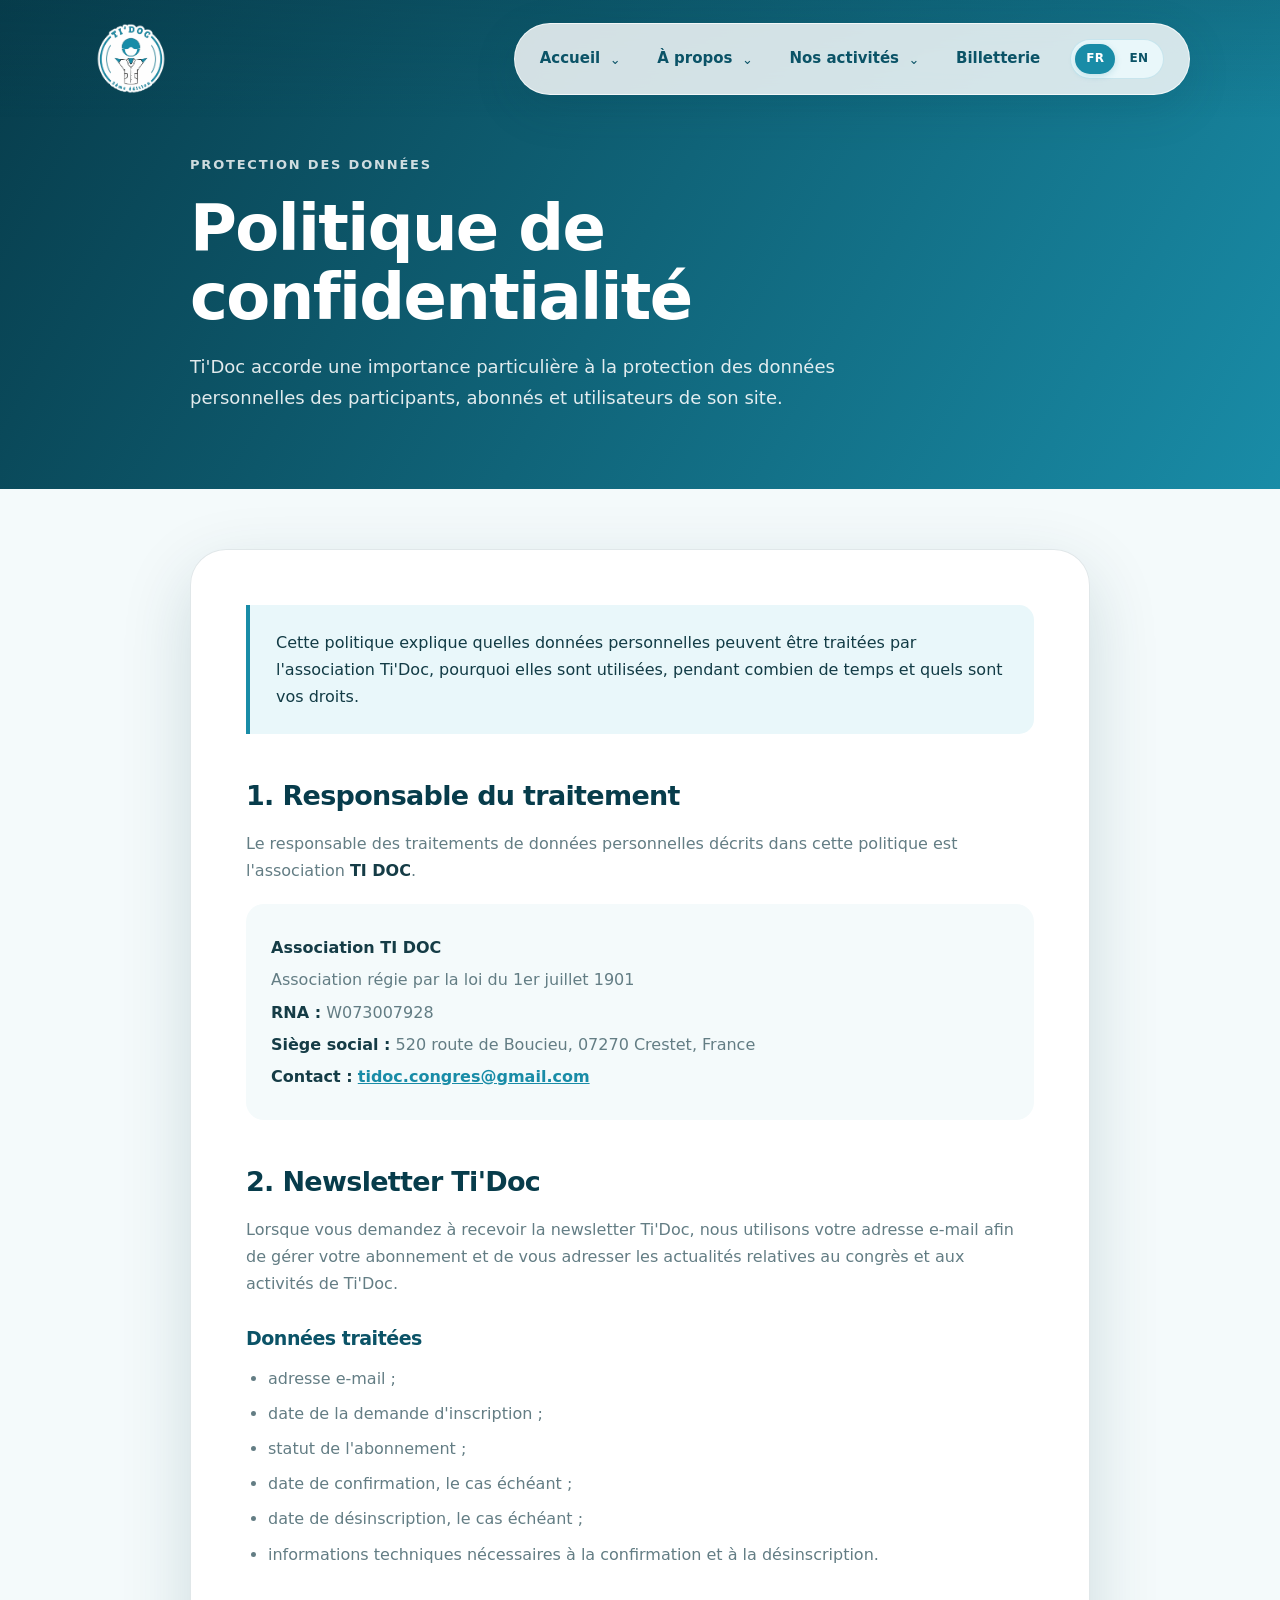
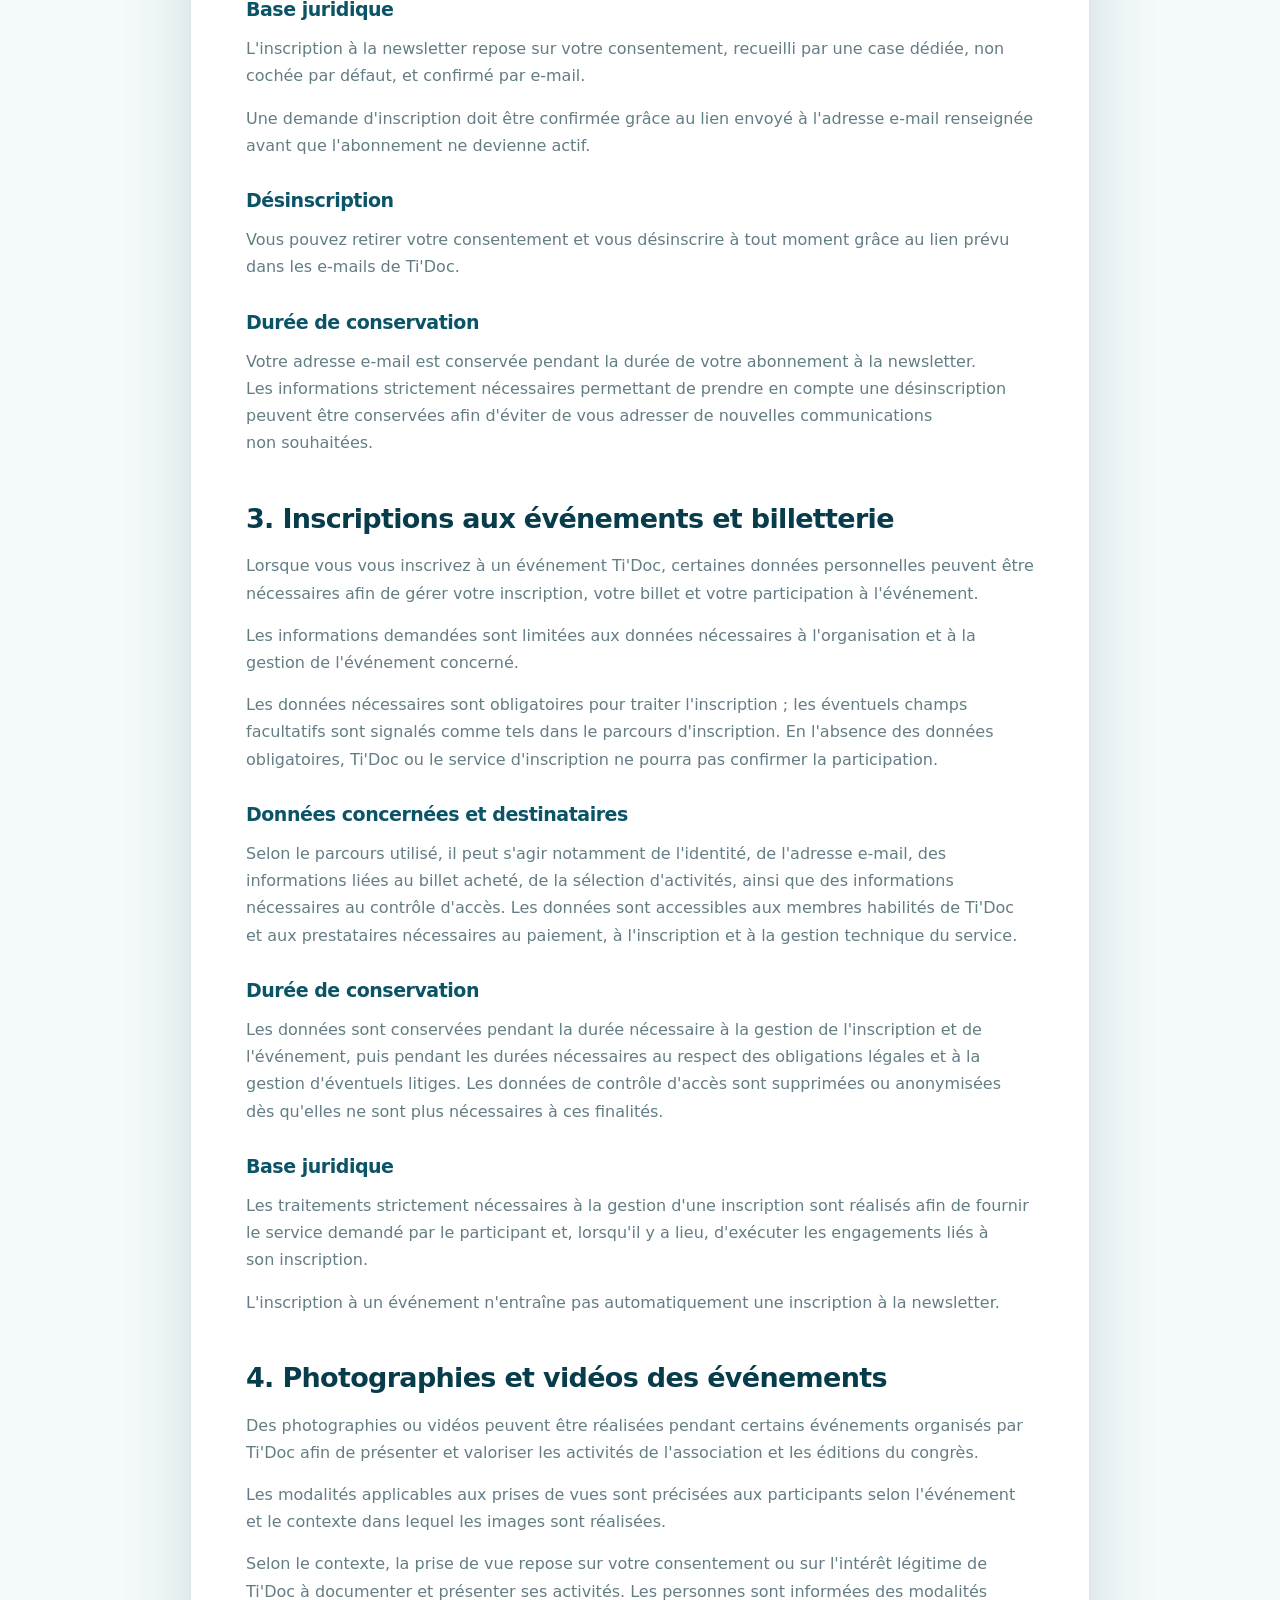
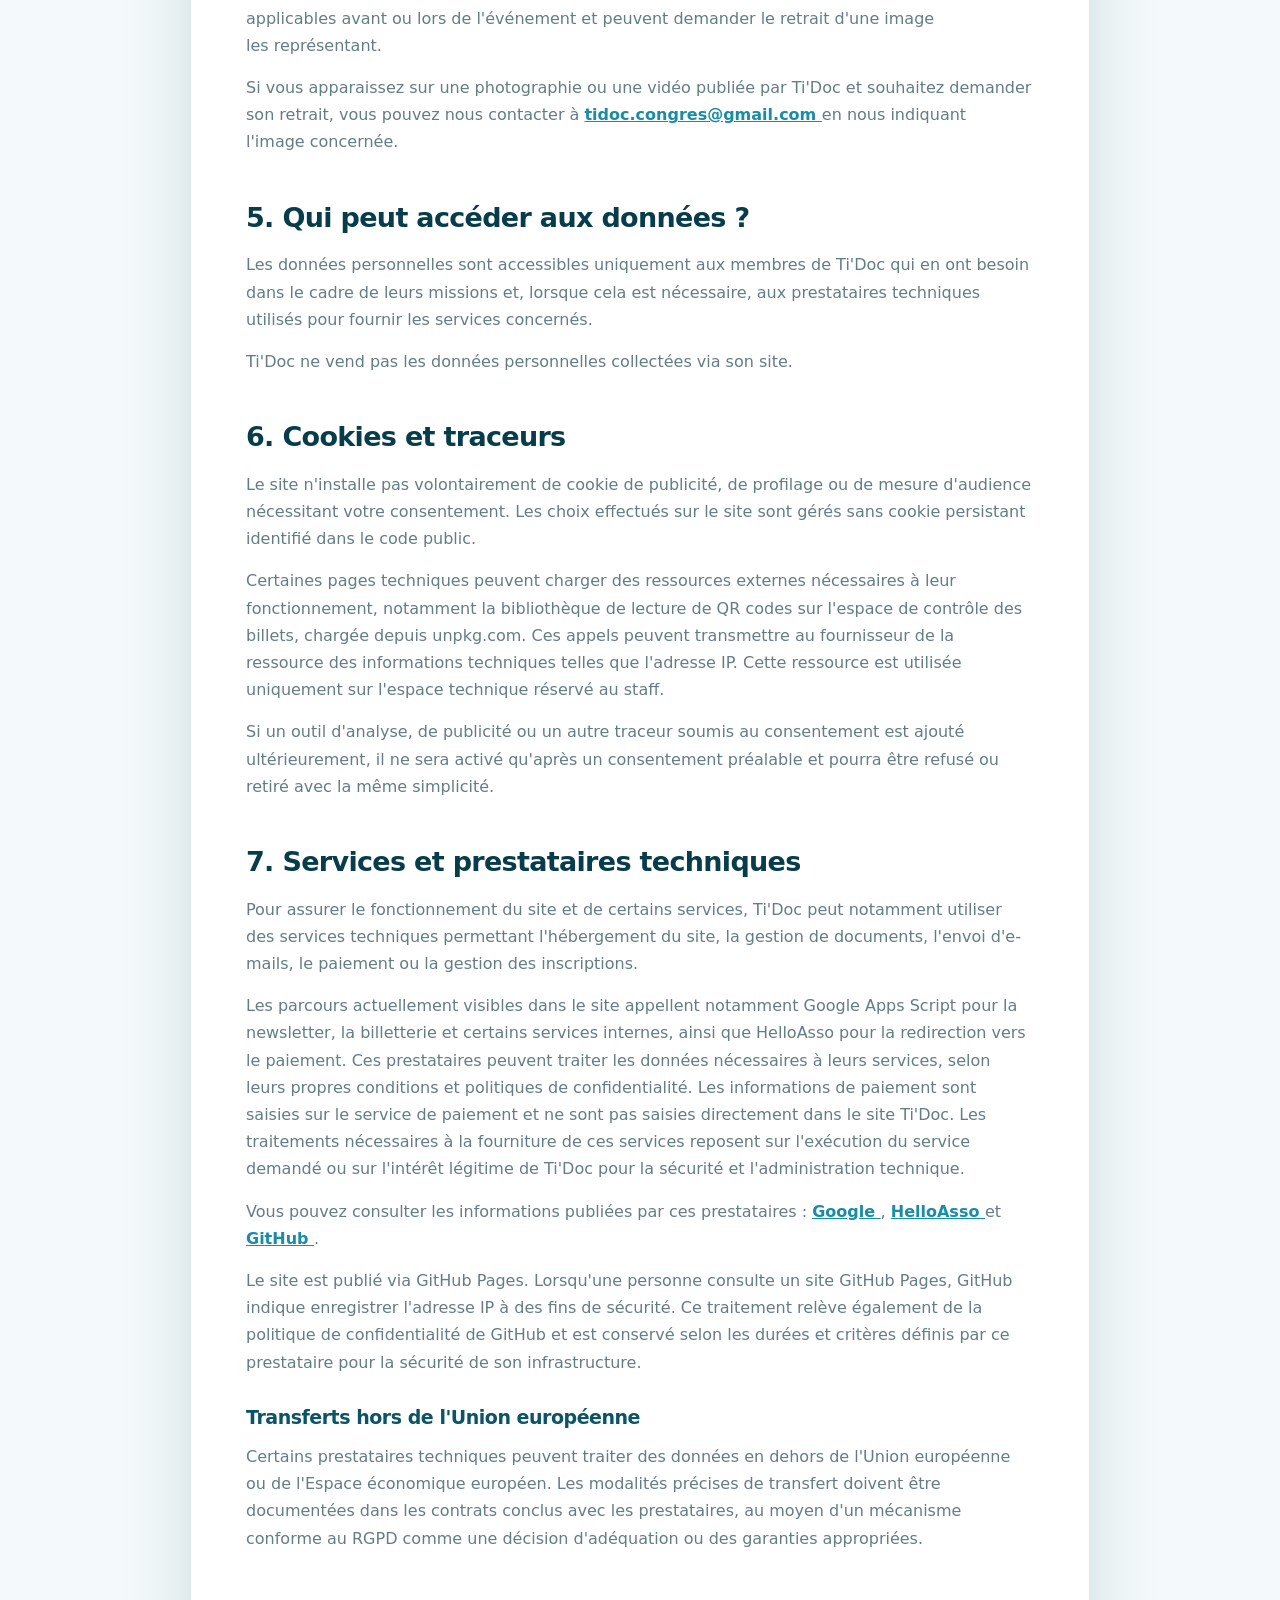
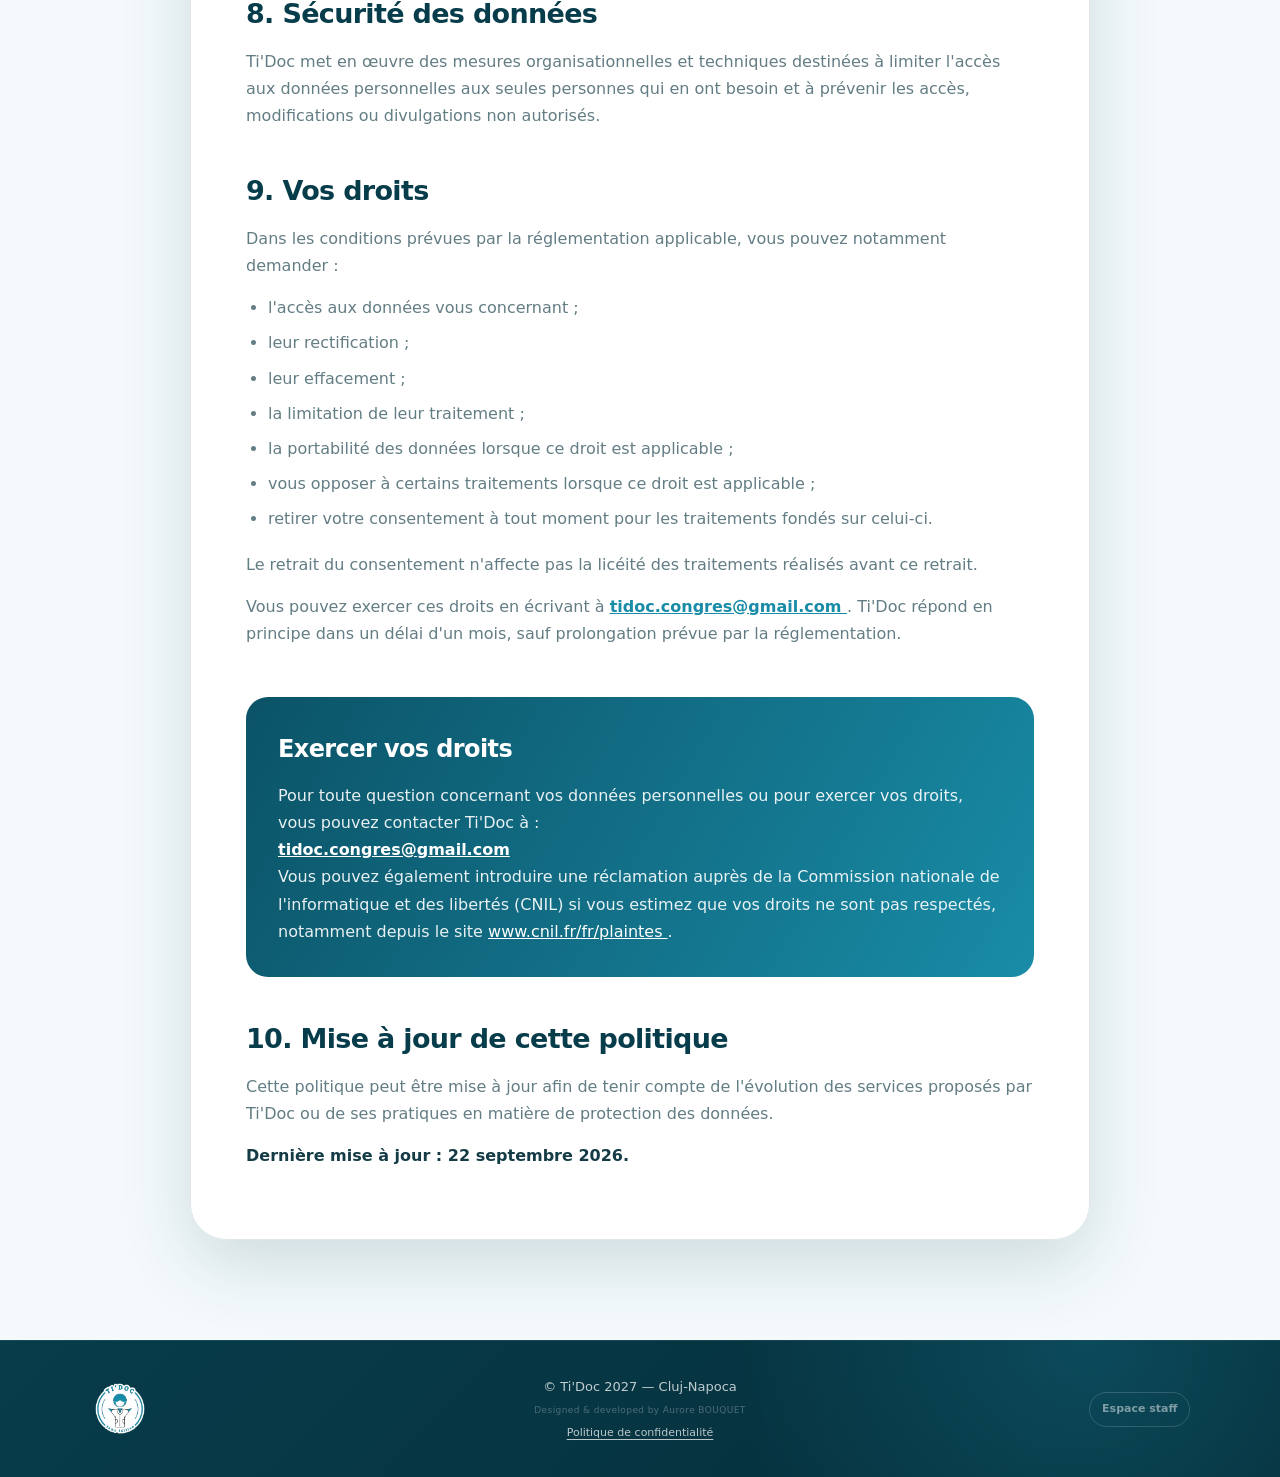
<file: confidentialite.html>
<!DOCTYPE html>
<html lang="fr">

<head>

<meta charset="UTF-8">

<meta
  name="viewport"
  content="width=device-width, initial-scale=1.0"
>

<title>
  Politique de confidentialité — Ti'Doc
</title>

<meta
  name="description"
  content="Politique de confidentialité et protection des données personnelles de l'association Ti'Doc."
>

<meta name="robots" content="index, follow">

<link
  rel="canonical"
  href="https://tidoccongres.fr/confidentialite.html"
>

<link rel="icon" type="image/png" href="/files/logo.png?v=3">
<link rel="shortcut icon" type="image/png" href="/files/logo.png?v=3">
<link rel="apple-touch-icon" href="/files/logo.png?v=3">

<link
  rel="stylesheet"
  href="header.css"
>

<link
  rel="stylesheet"
  href="footer.css"
>



<style>

:root{
  --blue:#198CA7;
  --blue-dark:#0B5367;
  --blue-deep:#073C4B;
  --blue-light:#E9F7FA;
  --text:#153C46;
  --grey:#637D84;
  --white:#FFFFFF;
}

*{
  box-sizing:border-box;
  margin:0;
  padding:0;
}

body{
  font-family:Arial, Helvetica, sans-serif;
  color:var(--text);
  background:#F8FCFD;
  line-height:1.7;
}


/* =========================
   HERO
========================= */

.privacy-hero{
  padding:150px 7% 75px;

  color:white;

  background:
    linear-gradient(
      120deg,
      var(--blue-deep),
      var(--blue)
    );
}

.privacy-hero-container{
  width:min(900px,100%);
  margin:auto;
}

.privacy-tag{
  display:inline-block;

  margin-bottom:18px;

  font-size:13px;
  font-weight:800;
  letter-spacing:2px;
  text-transform:uppercase;

  opacity:.8;
}

.privacy-hero h1{
  margin-bottom:20px;

  font-size:clamp(38px,6vw,64px);
  line-height:1.08;
}

.privacy-hero p{
  max-width:700px;

  font-size:18px;
  line-height:1.7;

  color:rgba(255,255,255,.88);
}


/* =========================
   CONTENU
========================= */

.privacy-content{
  width:min(900px,90%);

  margin:60px auto 100px;

  padding:55px;

  border-radius:30px;

  background:white;

  box-shadow:
    0 15px 50px rgba(7,60,75,.08);
}

.privacy-intro{
  margin-bottom:45px;

  padding:24px 26px;

  border-left:4px solid var(--blue);
  border-radius:0 15px 15px 0;

  background:var(--blue-light);
}

.privacy-section{
  margin-top:45px;
}

.privacy-section:first-of-type{
  margin-top:0;
}

.privacy-section h2{
  margin-bottom:17px;

  color:var(--blue-deep);

  font-size:27px;
  line-height:1.25;
}

.privacy-section h3{
  margin:25px 0 10px;

  color:var(--blue-dark);

  font-size:19px;
}

.privacy-section p{
  margin-bottom:15px;

  color:var(--grey);
}

.privacy-section ul{
  margin:10px 0 18px 22px;

  color:var(--grey);
}

.privacy-section li{
  margin-bottom:8px;
}

.privacy-section strong{
  color:var(--text);
}

.privacy-section a{
  color:var(--blue);
  font-weight:600;
}

.identity-box{
  margin-top:20px;

  padding:25px;

  border-radius:18px;

  background:#F4FAFB;
}

.identity-box p{
  margin:5px 0;
}


/* =========================
   CONTACT RGPD
========================= */

.rgpd-contact{
  margin-top:50px;

  padding:32px;

  border-radius:22px;

  color:white;

  background:
    linear-gradient(
      120deg,
      var(--blue-dark),
      var(--blue)
    );
}

.rgpd-contact h2{
  margin-bottom:12px;

  color:white;
}

.rgpd-contact p{
  color:rgba(255,255,255,.9);
}

.rgpd-contact a{
  color:white;
}


/* =========================
   MOBILE
========================= */

@media(max-width:650px){

  .privacy-hero{
    padding:
      130px 6% 60px;
  }

  .privacy-content{
    width:92%;

    margin-top:35px;

    padding:
      35px 23px;

    border-radius:22px;
  }

  .privacy-section h2{
    font-size:24px;
  }

  .rgpd-contact{
    padding:25px 22px;
  }

}

</style>

<link rel="stylesheet" href="theme.css">
</head>


<body>


<div id="header-container"></div>


<!-- =========================
     HERO
========================= -->

<section class="privacy-hero">

  <div class="privacy-hero-container">

    <span class="privacy-tag">
      Protection des données
    </span>

    <h1>
      Politique de confidentialité
    </h1>

    <p>
      Ti'Doc accorde une importance particulière
      à la protection des données personnelles des
      participants, abonnés et utilisateurs de son site.
    </p>

  </div>

</section>



<!-- =========================
     CONTENU
========================= -->

<main class="privacy-content">


  <div class="privacy-intro">

    Cette politique explique quelles données personnelles
    peuvent être traitées par l'association Ti'Doc,
    pourquoi elles sont utilisées, pendant combien de
    temps et quels sont vos droits.

  </div>



  <!-- RESPONSABLE -->

  <section class="privacy-section">

    <h2>
      1. Responsable du traitement
    </h2>

    <p>
      Le responsable des traitements de données
      personnelles décrits dans cette politique est
      l'association <strong>TI DOC</strong>.
    </p>

    <div class="identity-box">

      <p>
        <strong>Association TI DOC</strong>
      </p>

      <p>
        Association régie par la loi du 1er juillet 1901
      </p>

      <p>
        <strong>RNA :</strong> W073007928
      </p>

      <p>
        <strong>Siège social :</strong>
        520 route de Boucieu,
        07270 Crestet, France
      </p>

      <p>
        <strong>Contact :</strong>
        <a href="mailto:tidoc.congres@gmail.com">
          tidoc.congres@gmail.com
        </a>
      </p>

    </div>

  </section>



  <!-- NEWSLETTER -->

  <section class="privacy-section">

    <h2>
      2. Newsletter Ti'Doc
    </h2>

    <p>
      Lorsque vous demandez à recevoir la newsletter
      Ti'Doc, nous utilisons votre adresse e-mail afin
      de gérer votre abonnement et de vous adresser
      les actualités relatives au congrès et aux
      activités de Ti'Doc.
    </p>

    <h3>Données traitées</h3>

    <ul>
      <li>adresse e-mail ;</li>
      <li>date de la demande d'inscription ;</li>
      <li>statut de l'abonnement ;</li>
      <li>date de confirmation, le cas échéant ;</li>
      <li>date de désinscription, le cas échéant ;</li>
      <li>
        informations techniques nécessaires à la
        confirmation et à la désinscription.
      </li>
    </ul>

    <h3>Base juridique</h3>

    <p>
      L'inscription à la newsletter repose sur votre
      consentement, recueilli par une case dédiée,
      non cochée par défaut, et confirmé par e-mail.
    </p>

    <p>
      Une demande d'inscription doit être confirmée
      grâce au lien envoyé à l'adresse e-mail renseignée
      avant que l'abonnement ne devienne actif.
    </p>

    <h3>Désinscription</h3>

    <p>
      Vous pouvez retirer votre consentement et vous
      désinscrire à tout moment grâce au lien prévu dans
      les e-mails de Ti'Doc.
    </p>

    <h3>Durée de conservation</h3>

    <p>
      Votre adresse e-mail est conservée pendant la
      durée de votre abonnement à la newsletter.
      Les informations strictement nécessaires permettant
      de prendre en compte une désinscription peuvent être
      conservées afin d'éviter de vous adresser de
      nouvelles communications non souhaitées.
    </p>

  </section>



  <!-- INSCRIPTIONS -->

  <section class="privacy-section" id="inscriptions">

    <h2>
      3. Inscriptions aux événements et billetterie
    </h2>

    <p>
      Lorsque vous vous inscrivez à un événement Ti'Doc,
      certaines données personnelles peuvent être
      nécessaires afin de gérer votre inscription,
      votre billet et votre participation à l'événement.
    </p>

    <p>
      Les informations demandées sont limitées aux
      données nécessaires à l'organisation et à la
      gestion de l'événement concerné.
    </p>

    <p>
      Les données nécessaires sont obligatoires pour traiter
      l'inscription ; les éventuels champs facultatifs sont
      signalés comme tels dans le parcours d'inscription. En
      l'absence des données obligatoires, Ti'Doc ou le service
      d'inscription ne pourra pas confirmer la participation.
    </p>

    <h3>Données concernées et destinataires</h3>

    <p>
      Selon le parcours utilisé, il peut s'agir notamment
      de l'identité, de l'adresse e-mail, des informations
      liées au billet acheté, de la sélection d'activités,
      ainsi que des informations nécessaires au contrôle
      d'accès. Les données sont accessibles aux membres
      habilités de Ti'Doc et aux prestataires nécessaires
      au paiement, à l'inscription et à la gestion technique
      du service.
    </p>

    <h3>Durée de conservation</h3>

    <p>
      Les données sont conservées pendant la durée nécessaire
      à la gestion de l'inscription et de l'événement, puis
      pendant les durées nécessaires au respect des obligations
      légales et à la gestion d'éventuels litiges. Les données
      de contrôle d'accès sont supprimées ou anonymisées dès
      qu'elles ne sont plus nécessaires à ces finalités.
    </p>

    <h3>Base juridique</h3>

    <p>
      Les traitements strictement nécessaires à la
      gestion d'une inscription sont réalisés afin de
      fournir le service demandé par le participant et,
      lorsqu'il y a lieu, d'exécuter les engagements
      liés à son inscription.
    </p>

    <p>
      L'inscription à un événement n'entraîne pas
      automatiquement une inscription à la newsletter.
    </p>

  </section>



  <!-- PHOTOS -->

  <section class="privacy-section">

    <h2>
      4. Photographies et vidéos des événements
    </h2>

    <p>
      Des photographies ou vidéos peuvent être réalisées
      pendant certains événements organisés par Ti'Doc
      afin de présenter et valoriser les activités de
      l'association et les éditions du congrès.
    </p>

    <p>
      Les modalités applicables aux prises de vues sont
      précisées aux participants selon l'événement et le
      contexte dans lequel les images sont réalisées.
    </p>

    <p>
      Selon le contexte, la prise de vue repose sur votre
      consentement ou sur l'intérêt légitime de Ti'Doc à
      documenter et présenter ses activités. Les personnes
      sont informées des modalités applicables avant ou lors
      de l'événement et peuvent demander le retrait d'une
      image les représentant.
    </p>

    <p>
      Si vous apparaissez sur une photographie ou une
      vidéo publiée par Ti'Doc et souhaitez demander son
      retrait, vous pouvez nous contacter à
      <a href="mailto:tidoc.congres@gmail.com">
        tidoc.congres@gmail.com
      </a>
      en nous indiquant l'image concernée.
    </p>

  </section>



  <!-- DESTINATAIRES -->

  <section class="privacy-section">

    <h2>
      5. Qui peut accéder aux données ?
    </h2>

    <p>
      Les données personnelles sont accessibles
      uniquement aux membres de Ti'Doc qui en ont besoin
      dans le cadre de leurs missions et, lorsque cela
      est nécessaire, aux prestataires techniques
      utilisés pour fournir les services concernés.
    </p>

    <p>
      Ti'Doc ne vend pas les données personnelles
      collectées via son site.
    </p>

  </section>


  <!-- COOKIES -->

  <section class="privacy-section" id="cookies">

    <h2>
      6. Cookies et traceurs
    </h2>

    <p>
      Le site n'installe pas volontairement de cookie de
      publicité, de profilage ou de mesure d'audience nécessitant
      votre consentement. Les choix effectués sur le site sont
      gérés sans cookie persistant identifié dans le code public.
    </p>

    <p>
      Certaines pages techniques peuvent charger des ressources
      externes nécessaires à leur fonctionnement, notamment la
      bibliothèque de lecture de QR codes sur l'espace de contrôle
      des billets, chargée depuis unpkg.com. Ces appels peuvent
      transmettre au fournisseur de la ressource des informations
      techniques telles que l'adresse IP. Cette ressource est
      utilisée uniquement sur l'espace technique réservé au staff.
    </p>

    <p>
      Si un outil d'analyse, de publicité ou un autre traceur soumis
      au consentement est ajouté ultérieurement, il ne sera activé
      qu'après un consentement préalable et pourra être refusé ou
      retiré avec la même simplicité.
    </p>

  </section>



  <!-- PRESTATAIRES -->

  <section class="privacy-section">

    <h2>
      7. Services et prestataires techniques
    </h2>

    <p>
      Pour assurer le fonctionnement du site et de
      certains services, Ti'Doc peut notamment utiliser
      des services techniques permettant l'hébergement
      du site, la gestion de documents, l'envoi d'e-mails,
      le paiement ou la gestion des inscriptions.
    </p>

    <p>
      Les parcours actuellement visibles dans le site appellent
      notamment Google Apps Script pour la newsletter, la
      billetterie et certains services internes, ainsi que
      HelloAsso pour la redirection vers le paiement. Ces
      prestataires peuvent traiter les données nécessaires à
      leurs services, selon leurs propres conditions et politiques
      de confidentialité. Les informations de paiement sont saisies
      sur le service de paiement et ne sont pas saisies directement
      dans le site Ti'Doc. Les traitements nécessaires à la
      fourniture de ces services reposent sur l'exécution du service
      demandé ou sur l'intérêt légitime de Ti'Doc pour la sécurité
      et l'administration technique.
    </p>

    <p>
      Vous pouvez consulter les informations publiées par ces
      prestataires :
      <a href="https://policies.google.com/privacy" target="_blank" rel="noopener">
        Google
      </a>,
      <a href="https://www.helloasso.com/confidentialite" target="_blank" rel="noopener">
        HelloAsso
      </a>
      et
      <a href="https://docs.github.com/en/site-policy/privacy-policies/github-privacy-statement" target="_blank" rel="noopener">
        GitHub
      </a>.
    </p>

    <p>
      Le site est publié via GitHub Pages. Lorsqu'une personne
      consulte un site GitHub Pages, GitHub indique enregistrer
      l'adresse IP à des fins de sécurité. Ce traitement relève
      également de la politique de confidentialité de GitHub et
      est conservé selon les durées et critères définis par ce
      prestataire pour la sécurité de son infrastructure.
    </p>

    <h3>Transferts hors de l'Union européenne</h3>

    <p>
      Certains prestataires techniques peuvent traiter des données
      en dehors de l'Union européenne ou de l'Espace économique
      européen. Les modalités précises de transfert doivent être
      documentées dans les contrats conclus avec les prestataires,
      au moyen d'un mécanisme conforme au RGPD comme une décision
      d'adéquation ou des garanties appropriées.
    </p>

  </section>



  <!-- SECURITE -->

  <section class="privacy-section">

    <h2>
      8. Sécurité des données
    </h2>

    <p>
      Ti'Doc met en œuvre des mesures organisationnelles
      et techniques destinées à limiter l'accès aux
      données personnelles aux seules personnes qui en
      ont besoin et à prévenir les accès, modifications
      ou divulgations non autorisés.
    </p>

  </section>



  <!-- DROITS -->

  <section class="privacy-section">

    <h2>
      9. Vos droits
    </h2>

    <p>
      Dans les conditions prévues par la réglementation
      applicable, vous pouvez notamment demander :
    </p>

    <ul>
      <li>l'accès aux données vous concernant ;</li>
      <li>leur rectification ;</li>
      <li>leur effacement ;</li>
      <li>la limitation de leur traitement ;</li>
      <li>la portabilité des données lorsque ce droit est applicable ;</li>
      <li>
        vous opposer à certains traitements lorsque ce
        droit est applicable ;
      </li>
      <li>
        retirer votre consentement à tout moment pour
        les traitements fondés sur celui-ci.
      </li>
    </ul>

    <p>
      Le retrait du consentement n'affecte pas la
      licéité des traitements réalisés avant ce retrait.
    </p>

    <p>
      Vous pouvez exercer ces droits en écrivant à
      <a href="mailto:tidoc.congres@gmail.com">
        tidoc.congres@gmail.com
      </a>.
      Ti'Doc répond en principe dans un délai d'un mois,
      sauf prolongation prévue par la réglementation.
    </p>

  </section>



  <!-- EXERCER DROITS -->

  <section class="rgpd-contact">

    <h2>
      Exercer vos droits
    </h2>

    <p>
      Pour toute question concernant vos données
      personnelles ou pour exercer vos droits,
      vous pouvez contacter Ti'Doc à :
    </p>

    <p>
      <a href="mailto:tidoc.congres@gmail.com">
        <strong>tidoc.congres@gmail.com</strong>
      </a>
    </p>

    <p>
      Vous pouvez également introduire une réclamation auprès de
      la Commission nationale de l'informatique et des libertés
      (CNIL) si vous estimez que vos droits ne sont pas respectés,
      notamment depuis le site
      <a href="https://www.cnil.fr/fr/plaintes" target="_blank" rel="noopener">
        www.cnil.fr/fr/plaintes
      </a>.
    </p>

  </section>



  <!-- MISE A JOUR -->

  <section class="privacy-section">

    <h2>
      10. Mise à jour de cette politique
    </h2>

    <p>
      Cette politique peut être mise à jour afin de
      tenir compte de l'évolution des services proposés
      par Ti'Doc ou de ses pratiques en matière de
      protection des données.
    </p>

    <p>
      <strong>Dernière mise à jour :
      22 septembre 2026.</strong>
    </p>

  </section>


</main>


<div id="footer-container"></div>


<script src="header.js"></script>
<script src="footer.js"></script>


</body>
</html>
</file>
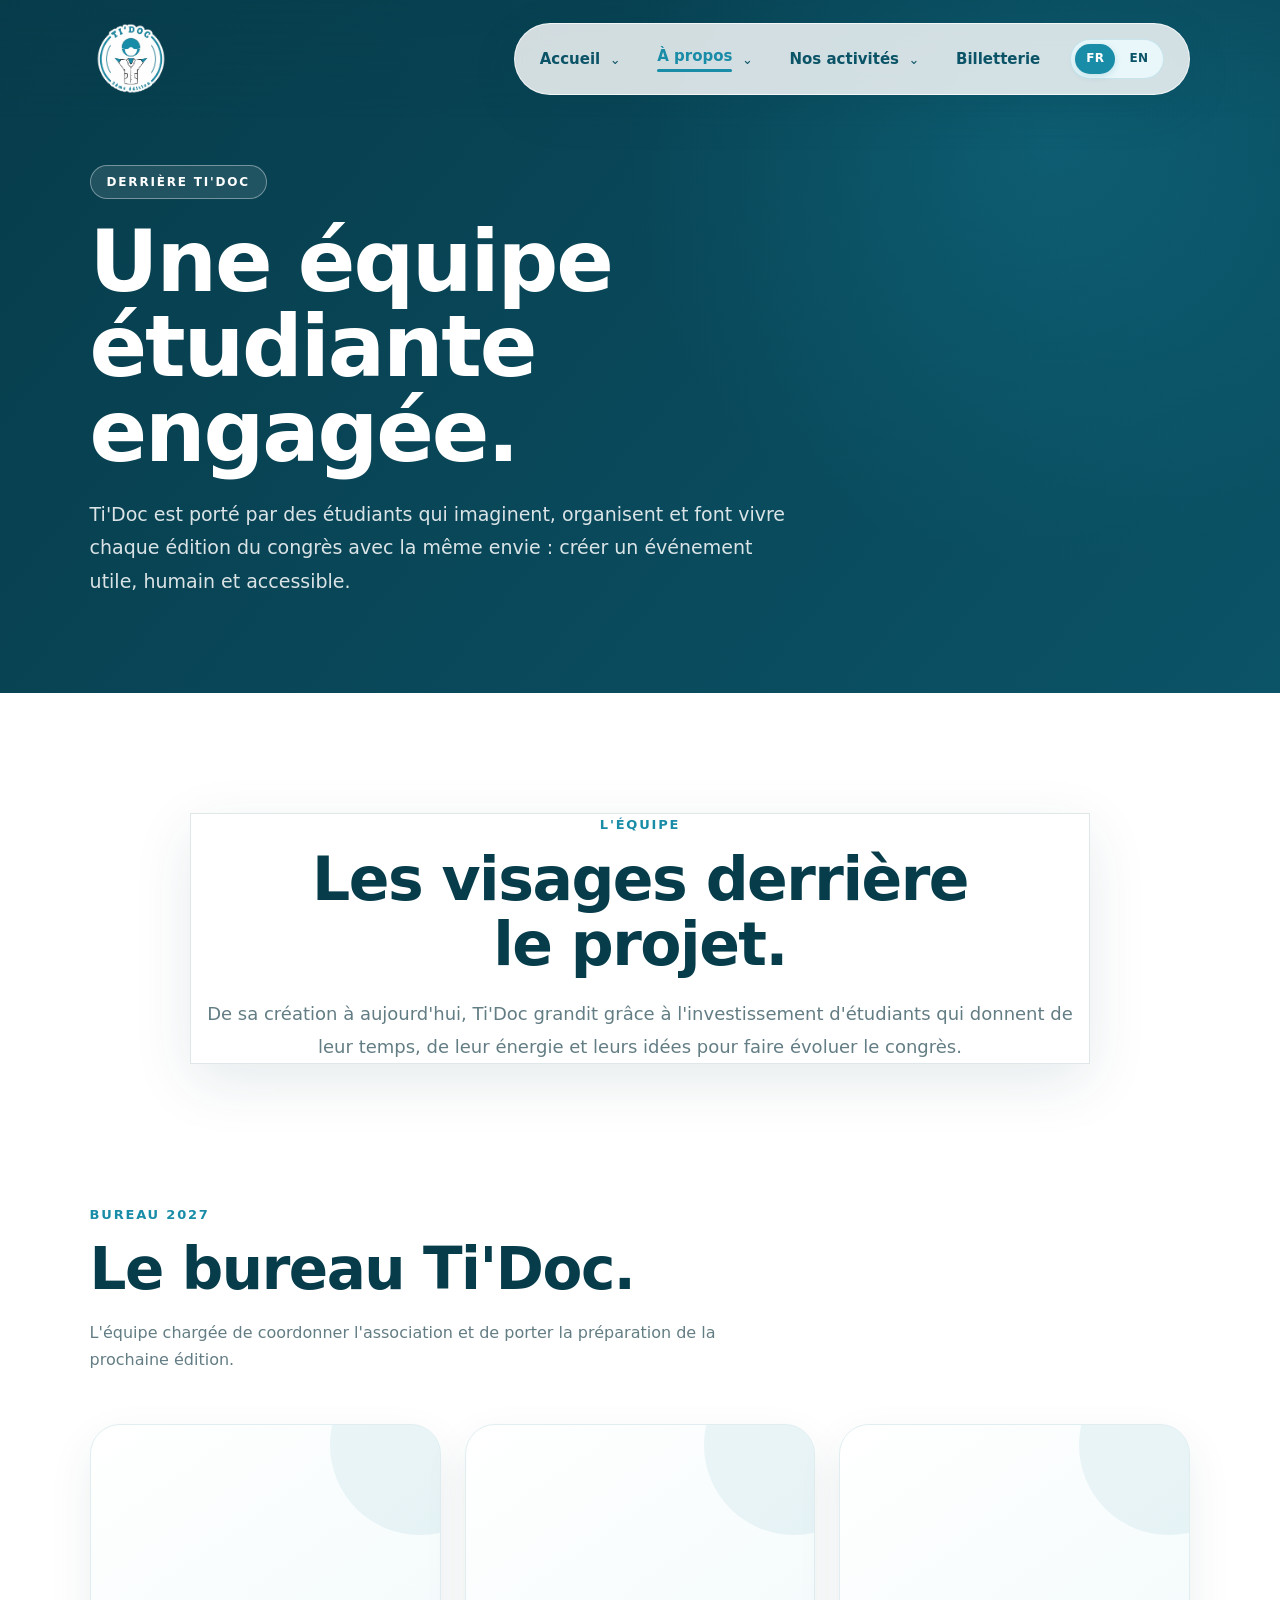
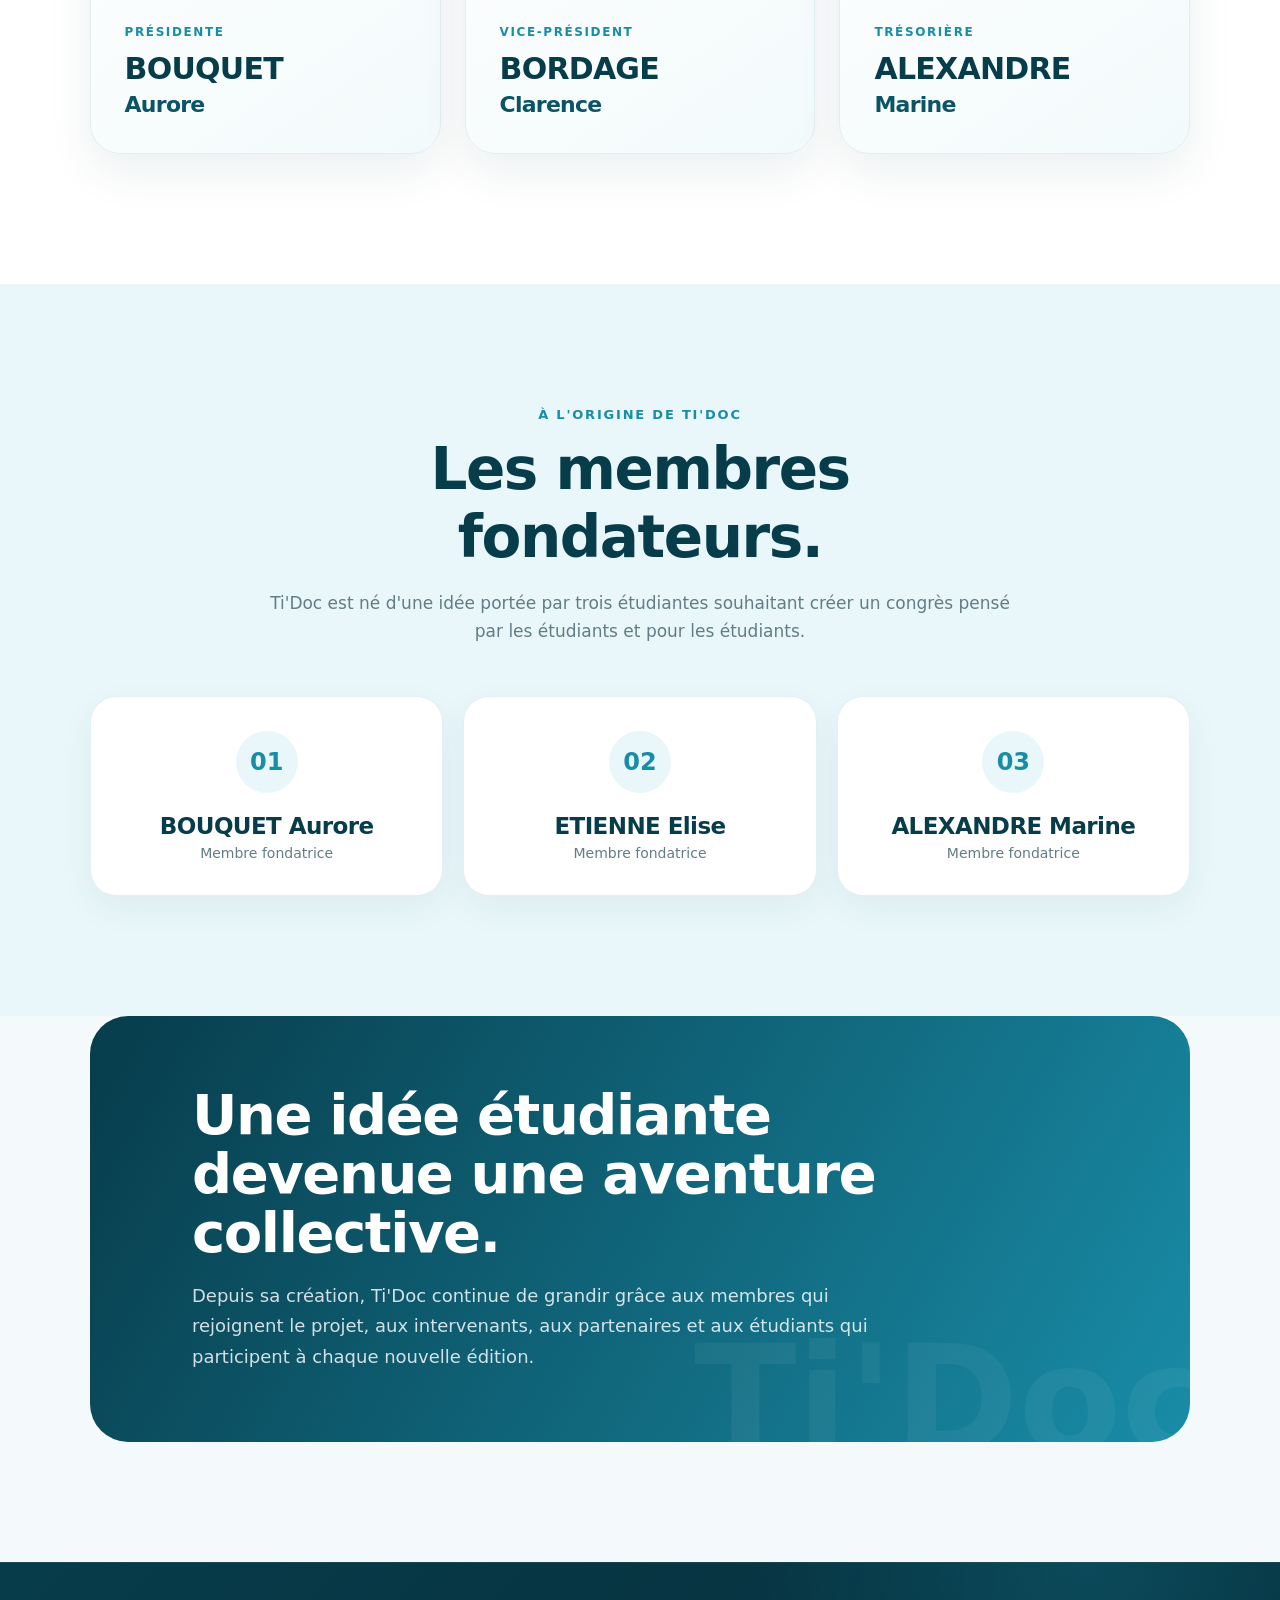
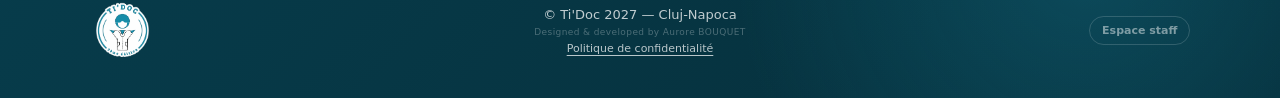
<file: equipe.html>
<!DOCTYPE html>
<html lang="fr">

<head>

<meta charset="UTF-8">

<meta
  name="viewport"
  content="width=device-width, initial-scale=1.0"
>

<title>
  L'équipe — Ti'Doc
</title>

<meta
  name="description"
  content="Découvrez les étudiants qui imaginent et organisent Ti'Doc, le congrès étudiant francophone de santé à Cluj-Napoca."
>

<meta name="robots" content="index, follow">

<link
  rel="canonical"
  href="https://tidoccongres.fr/equipe.html"
>  

<link rel="icon" type="image/png" href="/files/logo.png?v=3">
<link rel="shortcut icon" type="image/png" href="/files/logo.png?v=3">
<link rel="apple-touch-icon" href="/files/logo.png?v=3">
  
<link
  rel="stylesheet"
  href="header.css"
>

<link
  rel="stylesheet"
  href="footer.css"
>

  

<style>

/* =====================================================
   VARIABLES
===================================================== */

:root{
  --blue:#198CA7;
  --blue-dark:#0B5367;
  --blue-deep:#073C4B;
  --blue-light:#E9F7FA;
  --white:#FFFFFF;
  --text:#153C46;
  --grey:#637D84;
}


/* =====================================================
   BASE
===================================================== */

*{
  margin:0;
  padding:0;
  box-sizing:border-box;
}

html{
  scroll-behavior:smooth;
}

body{
  font-family:
    Arial,
    Helvetica,
    sans-serif;

  color:var(--text);

  background:#F8FCFD;

  overflow-x:hidden;
}

img{
  display:block;
  max-width:100%;
}

a{
  color:inherit;
  text-decoration:none;
}


/* =====================================================
   HERO
===================================================== */

.team-hero{
  min-height:600px;

  padding:
    165px 7%
    95px;

  display:flex;
  align-items:flex-end;

  color:white;

  background:

    radial-gradient(
      circle at 82% 20%,
      rgba(25,140,167,.28),
      transparent 36%
    ),

    linear-gradient(
      130deg,
      #073C4B,
      #0B5367
    );
}


.team-hero-inner{
  width:min(1200px,100%);
  margin:auto;
}


.hero-tag{
  display:inline-block;

  margin-bottom:20px;

  padding:
    9px 16px;

  border:
    1px solid
    rgba(255,255,255,.38);

  border-radius:50px;

  background:
    rgba(255,255,255,.10);

  font-size:12px;
  font-weight:800;

  letter-spacing:1.7px;
  text-transform:uppercase;
}


.team-hero h1{
  max-width:850px;

  font-size:
    clamp(
      50px,
      7vw,
      85px
    );

  line-height:1;
}


.team-hero p{
  max-width:700px;

  margin-top:24px;

  color:
    rgba(255,255,255,.85);

  font-size:19px;
  line-height:1.75;
}


/* =====================================================
   INTRO
===================================================== */

.team-intro{
  padding:
    120px 7%
    80px;

  background:white;
}


.team-intro-inner{
  width:min(900px,100%);
  margin:auto;

  text-align:center;
}


.section-tag{
  color:var(--blue);

  font-size:13px;
  font-weight:800;

  letter-spacing:2px;
  text-transform:uppercase;
}


.team-intro h2{
  margin-top:14px;

  color:var(--blue-deep);

  font-size:
    clamp(
      38px,
      5vw,
      60px
    );

  line-height:1.08;
}


.team-intro p{
  margin-top:22px;

  color:var(--grey);

  font-size:18px;
  line-height:1.8;
}


/* =====================================================
   BUREAU
===================================================== */

.office-section{
  padding:
    60px 7%
    130px;

  background:white;
}


.office-inner{
  width:min(1200px,100%);
  margin:auto;
}


.office-heading{
  max-width:700px;

  margin-bottom:50px;
}


.office-heading h2{
  margin-top:12px;

  color:var(--blue-deep);

  font-size:
    clamp(
      38px,
      5vw,
      58px
    );
}


.office-heading p{
  margin-top:16px;

  color:var(--grey);

  line-height:1.7;
}


/* =====================================================
   CARTES BUREAU
===================================================== */

.office-grid{
  display:grid;

  grid-template-columns:
    repeat(3,1fr);

  gap:24px;
}


.office-card{
  position:relative;

  overflow:hidden;

  min-height:330px;

  padding:34px;

  display:flex;

  flex-direction:column;

  justify-content:flex-end;

  border-radius:30px;

  background:
    linear-gradient(
      145deg,
      #FFFFFF,
      #F2FAFB
    );

  border:
    1px solid
    #E0EEF1;

  box-shadow:
    0 18px 45px
    rgba(7,60,75,.08);

  transition:
    transform .25s ease,
    box-shadow .25s ease;
}


.office-card:hover{
  transform:
    translateY(-6px);

  box-shadow:
    0 25px 60px
    rgba(7,60,75,.12);
}


.office-card::before{
  content:"";

  position:absolute;

  top:-70px;
  right:-70px;

  width:180px;
  height:180px;

  border-radius:50%;

  background:
    rgba(25,140,167,.08);
}


.office-role{
  position:relative;
  z-index:2;

  color:var(--blue);

  font-size:12px;
  font-weight:900;

  letter-spacing:1.6px;
  text-transform:uppercase;
}


.office-card h3{
  position:relative;
  z-index:2;

  margin-top:12px;

  color:var(--blue-deep);

  font-size:30px;

  line-height:1.2;
}


.office-card h3 span{
  display:block;

  margin-top:5px;

  color:var(--blue-dark);

  font-size:22px;

  font-weight:600;
}


/* =====================================================
   FONDATEURS
===================================================== */

.founders-section{
  padding:
    120px 7%;

  background:
    var(--blue-light);
}


.founders-inner{
  width:min(1100px,100%);
  margin:auto;
}


.founders-heading{
  max-width:760px;

  margin:
    0 auto
    50px;

  text-align:center;
}


.founders-heading h2{
  margin-top:12px;

  color:var(--blue-deep);

  font-size:
    clamp(
      38px,
      5vw,
      58px
    );
}


.founders-heading p{
  margin-top:18px;

  color:var(--grey);

  font-size:17px;
  line-height:1.7;
}


.founders-grid{
  display:grid;

  grid-template-columns:
    repeat(3,1fr);

  gap:20px;
}


.founder-card{
  padding:
    34px 24px;

  text-align:center;

  border-radius:26px;

  background:white;

  border:
    1px solid
    rgba(25,140,167,.12);

  box-shadow:
    0 12px 35px
    rgba(7,60,75,.06);
}


.founder-icon{
  width:62px;
  height:62px;

  margin:
    0 auto
    20px;

  display:flex;

  align-items:center;
  justify-content:center;

  border-radius:50%;

  background:var(--blue-light);

  color:var(--blue);

  font-size:24px;
  font-weight:900;
}


.founder-card h3{
  color:var(--blue-deep);

  font-size:23px;
}


.founder-card p{
  margin-top:6px;

  color:var(--grey);

  font-size:14px;
}


/* =====================================================
   PETIT BLOC HISTOIRE
===================================================== */

.story-strip{
  margin:
    0 7%
    120px;

  padding:
    70px 8%;

  position:relative;

  overflow:hidden;

  border-radius:38px;

  background:
    linear-gradient(
      120deg,
      #073C4B,
      #198CA7
    );

  color:white;
}


.story-strip::after{
  content:"Ti'Doc";

  position:absolute;

  right:-20px;
  bottom:-45px;

  font-size:150px;
  font-weight:900;

  color:
    rgba(255,255,255,.05);
}


.story-strip-inner{
  position:relative;

  z-index:2;

  max-width:760px;
}


.story-strip h2{
  font-size:
    clamp(
      36px,
      5vw,
      56px
    );

  line-height:1.05;
}


.story-strip p{
  margin-top:18px;

  max-width:680px;

  color:
    rgba(255,255,255,.82);

  font-size:18px;
  line-height:1.7;
}


/* =====================================================
   FOOTER
===================================================== */

footer{
  padding:
    35px 7%;

  display:flex;

  align-items:center;
  justify-content:space-between;

  background:var(--blue-deep);

  color:
    rgba(255,255,255,.78);

  font-size:14px;
}


.footer-logo{
  width:65px;
}


/* =====================================================
   TABLETTE
===================================================== */

@media(max-width:900px){


  .office-grid{
    grid-template-columns:
      repeat(3,1fr);

    gap:15px;
  }


  .office-card{
    padding:26px;

    min-height:300px;
  }


  .office-card h3{
    font-size:25px;
  }


  .founders-grid{
    grid-template-columns:
      repeat(3,1fr);
  }

}


/* =====================================================
   MOBILE
===================================================== */

@media(max-width:650px){


  .team-hero{
    min-height:540px;

    padding:
      135px 5%
      70px;
  }


  .team-hero h1{
    font-size:
      clamp(
        45px,
        14vw,
        65px
      );
  }


  .team-hero p{
    font-size:17px;
  }


  .team-intro{
    padding:
      90px 5%
      60px;
  }


  .office-section{
    padding:
      40px 5%
      90px;
  }


  .office-grid{
    grid-template-columns:1fr;
  }


  .office-card{
    min-height:240px;
  }


  .founders-section{
    padding:
      90px 5%;
  }


  .founders-grid{
    grid-template-columns:1fr;
  }


  .story-strip{
    margin:
      0 5%
      90px;

    padding:
      55px 28px;
  }


  .story-strip::after{
    font-size:90px;
  }


  footer{
    flex-direction:column;

    gap:20px;
  }

}

</style>

<link rel="stylesheet" href="theme.css">
</head>


<body>

  
<div id="header-container"></div>


<!-- =====================================================
   HERO
===================================================== -->

<section class="team-hero">

  <div class="team-hero-inner">

    <span class="hero-tag">
      Derrière Ti'Doc
    </span>

    <h1>
      Une équipe étudiante engagée.
    </h1>

    <p>
      Ti'Doc est porté par des étudiants qui
      imaginent, organisent et font vivre chaque
      édition du congrès avec la même envie :
      créer un événement utile, humain et accessible.
    </p>

  </div>

</section>



<!-- =====================================================
   INTRO
===================================================== -->

<section class="team-intro">

  <div class="team-intro-inner">

    <span class="section-tag">
      L'équipe
    </span>

    <h2>
      Les visages derrière le projet.
    </h2>

    <p>
      De sa création à aujourd'hui, Ti'Doc grandit
      grâce à l'investissement d'étudiants qui donnent
      de leur temps, de leur énergie et leurs idées
      pour faire évoluer le congrès.
    </p>

  </div>

</section>



<!-- =====================================================
   BUREAU
===================================================== -->

<section class="office-section">

  <div class="office-inner">

    <div class="office-heading">

      <span class="section-tag">
        Bureau 2027
      </span>

      <h2>
        Le bureau Ti'Doc.
      </h2>

      <p>
        L'équipe chargée de coordonner l'association
        et de porter la préparation de la prochaine édition.
      </p>

    </div>


    <div class="office-grid">


      <!-- PRÉSIDENTE -->

      <article class="office-card">

        <span class="office-role">
          Présidente
        </span>

        <h3>
          BOUQUET
          <span>Aurore</span>
        </h3>

      </article>



      <!-- VICE-PRÉSIDENT -->

      <article class="office-card">

        <span class="office-role">
          Vice-président
        </span>

        <h3>
          BORDAGE
          <span>Clarence</span>
        </h3>

      </article>



      <!-- TRÉSORIÈRE -->

      <article class="office-card">

        <span class="office-role">
          Trésorière
        </span>

        <h3>
          ALEXANDRE
          <span>Marine</span>
        </h3>

      </article>


    </div>

  </div>

</section>



<!-- =====================================================
   FONDATEURS
===================================================== -->

<section class="founders-section">

  <div class="founders-inner">

    <div class="founders-heading">

      <span class="section-tag">
        À l'origine de Ti'Doc
      </span>

      <h2>
        Les membres fondateurs.
      </h2>

      <p>
        Ti'Doc est né d'une idée portée par trois
        étudiantes souhaitant créer un congrès pensé
        par les étudiants et pour les étudiants.
      </p>

    </div>


    <div class="founders-grid">


      <div class="founder-card">

        <div class="founder-icon">
          01
        </div>

        <h3>
          BOUQUET Aurore
        </h3>

        <p>
          Membre fondatrice
        </p>

      </div>



      <div class="founder-card">

        <div class="founder-icon">
          02
        </div>

        <h3>
          ETIENNE Elise
        </h3>

        <p>
          Membre fondatrice
        </p>

      </div>



      <div class="founder-card">

        <div class="founder-icon">
          03
        </div>

        <h3>
          ALEXANDRE Marine
        </h3>

        <p>
          Membre fondatrice
        </p>

      </div>


    </div>

  </div>

</section>



<!-- =====================================================
   HISTOIRE
===================================================== -->

<section class="story-strip">

  <div class="story-strip-inner">

    <h2>
      Une idée étudiante devenue une aventure collective.
    </h2>

    <p>
      Depuis sa création, Ti'Doc continue de grandir
      grâce aux membres qui rejoignent le projet,
      aux intervenants, aux partenaires et aux étudiants
      qui participent à chaque nouvelle édition.
    </p>

  </div>

</section>



<div id="footer-container"></div>



<script src="header.js"></script>
<script src="footer.js"></script>


</body>

</html>
</file>
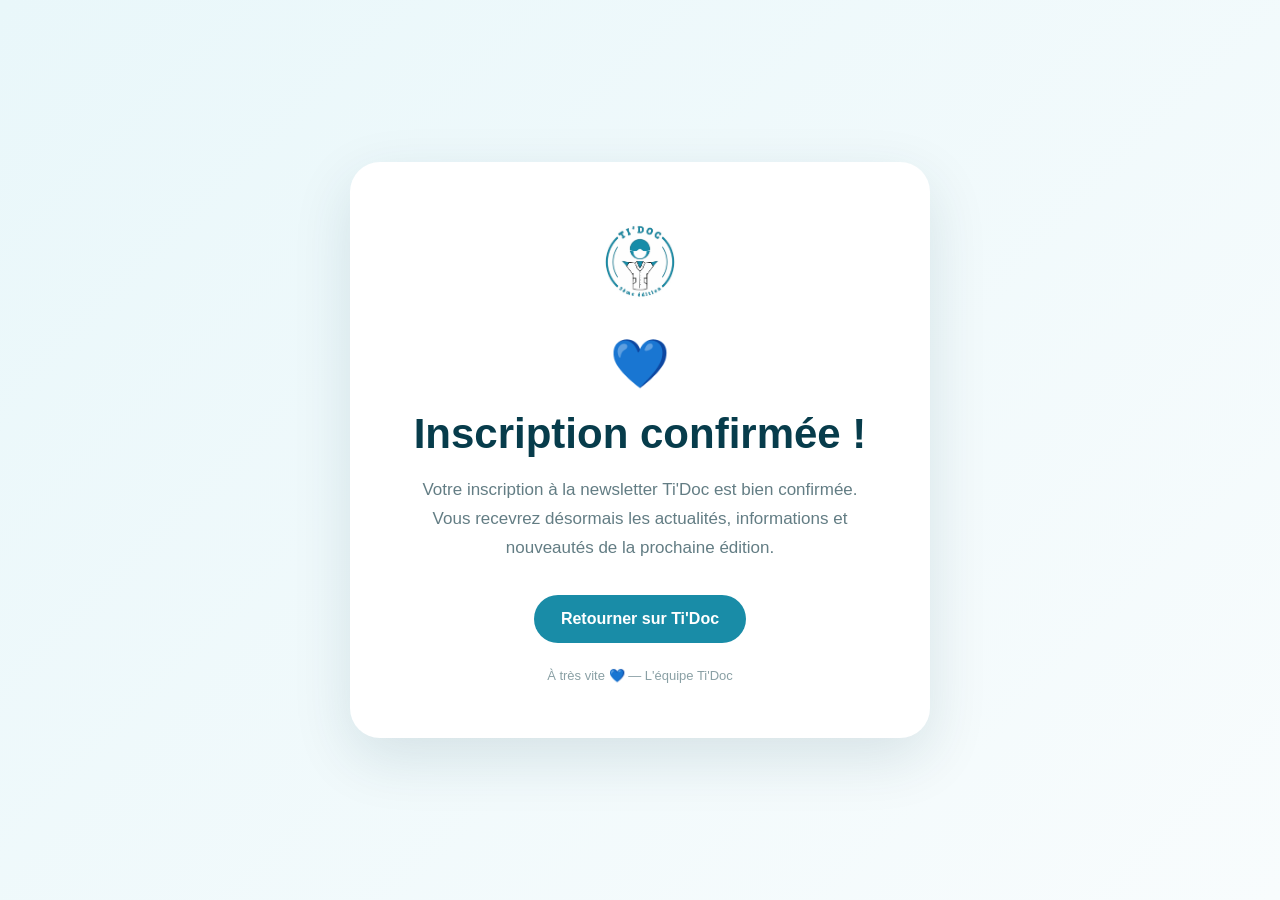
<file: newsletter-confirmee.html>
<!DOCTYPE html>
<html lang="fr">
<head>
  <meta charset="UTF-8">
  <meta name="viewport" content="width=device-width, initial-scale=1.0">

  <title>Inscription confirmée — Ti'Doc</title>
  <meta name="robots" content="noindex, nofollow">

  <link rel="icon" type="image/png" href="/files/logo.png?v=3">
  <link rel="shortcut icon" type="image/png" href="/files/logo.png?v=3">
  <link rel="apple-touch-icon" href="/files/logo.png?v=3">

  <style>
    :root{
      --blue:#198CA7;
      --blue-deep:#073C4B;
      --blue-light:#E9F7FA;
      --text:#153C46;
      --grey:#637D84;
    }

    *{
      box-sizing:border-box;
    }

    body{
      margin:0;
      min-height:100vh;

      display:flex;
      align-items:center;
      justify-content:center;

      padding:30px;

      font-family:Arial,Helvetica,sans-serif;

      color:var(--text);

      background:
        linear-gradient(
          135deg,
          #E9F7FA,
          #F8FCFD
        );
    }

    .card{
      width:min(580px,100%);

      padding:55px 40px;

      text-align:center;

      background:white;

      border-radius:30px;

      box-shadow:
        0 20px 60px rgba(7,60,75,.12);
    }

    .logo{
      width:90px;
      height:auto;

      margin:0 auto 25px;
    }

    .heart{
      margin-bottom:18px;

      font-size:48px;
    }

    h1{
      margin:0 0 18px;

      color:var(--blue-deep);

      font-size:clamp(30px,6vw,42px);
    }

    p{
      margin:0 auto;

      max-width:450px;

      color:var(--grey);

      font-size:17px;
      line-height:1.7;
    }

    .button{
      display:inline-block;

      margin-top:32px;

      padding:15px 27px;

      color:white;
      background:var(--blue);

      border-radius:50px;

      text-decoration:none;

      font-weight:700;

      transition:.2s;
    }

    .button:hover{
      transform:translateY(-2px);
    }

    .small{
      margin-top:25px;

      color:#8AA0A5;

      font-size:13px;
    }
  </style>
</head>

<body>

  <main class="card">

    <img
      src="/files/logo.png"
      alt="Ti'Doc"
      class="logo"
    >

    <div class="heart">
      💙
    </div>

    <h1>
      Inscription confirmée !
    </h1>

    <p>
      Votre inscription à la newsletter Ti'Doc
      est bien confirmée.
      Vous recevrez désormais les actualités,
      informations et nouveautés de la prochaine édition.
    </p>

    <a
      href="/"
      class="button"
    >
      Retourner sur Ti'Doc
    </a>

    <div class="small">
      À très vite 💙 — L'équipe Ti'Doc
    </div>

  </main>

</body>
</html>
</file>
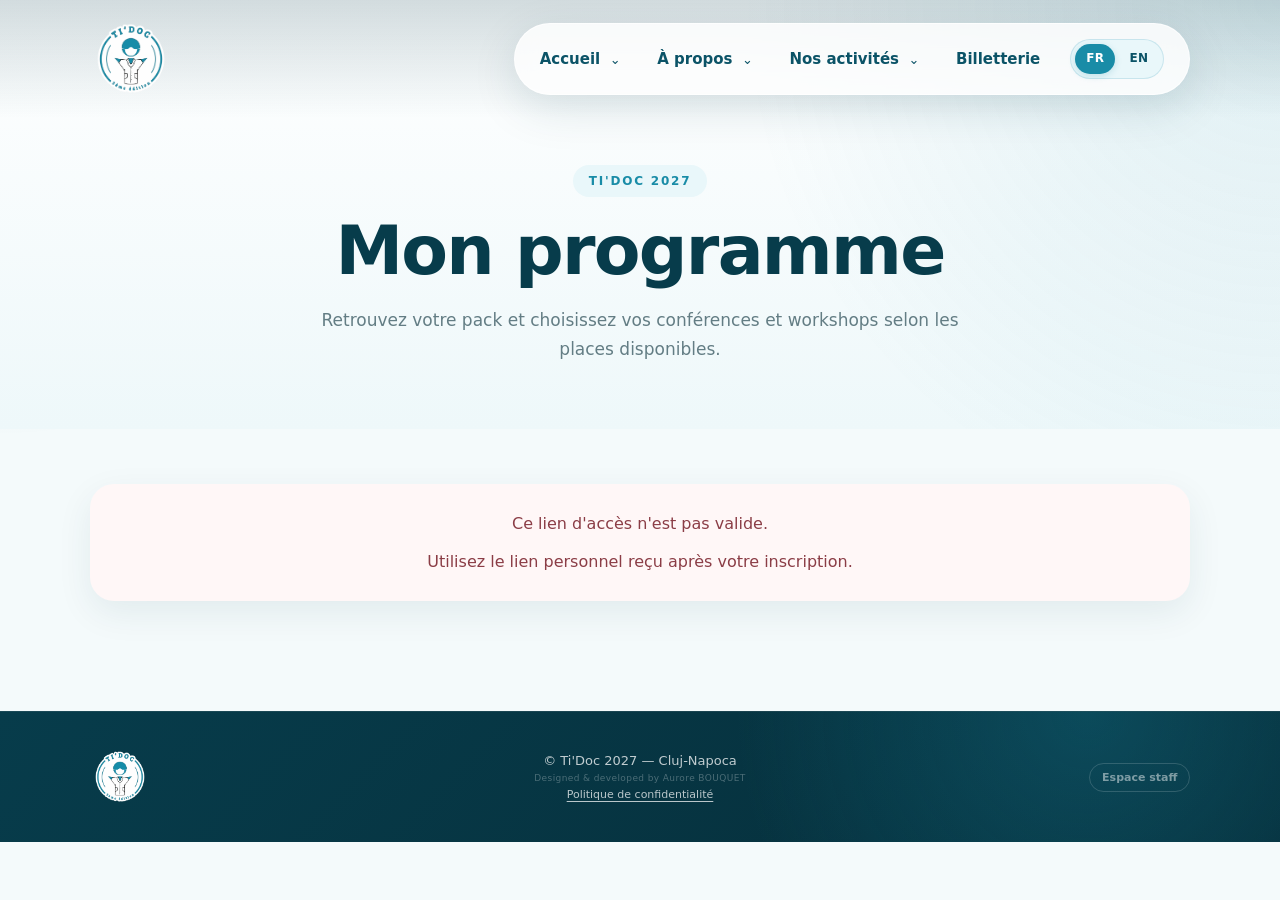
<file: programme.html>
<!DOCTYPE html>
<html lang="fr">

<head>

<meta charset="UTF-8">

<meta
  name="viewport"
  content="width=device-width, initial-scale=1.0"
>

<title>
  Mon programme — Ti'Doc 2027
</title>

<meta
  name="robots"
  content="noindex, nofollow"
>
  
<link rel="icon" type="image/png" href="/files/logo.png?v=3">
<link rel="shortcut icon" type="image/png" href="/files/logo.png?v=3">
<link rel="apple-touch-icon" href="/files/logo.png?v=3">
  
<link
  rel="stylesheet"
  href="header.css"
>

<link
  rel="stylesheet"
  href="footer.css"
>


<style>

/* =====================================================
   VARIABLES
===================================================== */

:root{

  --blue:#198CA7;
  --blue-dark:#0B5367;
  --blue-deep:#073C4B;
  --blue-light:#E9F7FA;

  --text:#153C46;
  --grey:#637D84;

  --white:#FFFFFF;
  --light:#F7FBFC;
  --border:#DCECEF;

}


/* =====================================================
   BASE
===================================================== */

*{
  box-sizing:border-box;
  margin:0;
  padding:0;
}


html{
  scroll-behavior:smooth;
}


body{

  font-family:
    Arial,
    Helvetica,
    sans-serif;

  background:
    var(--light);

  color:
    var(--text);

  overflow-x:hidden;

}


a{
  text-decoration:none;
}


img{
  display:block;
  max-width:100%;
}



/* =====================================================
   HERO
===================================================== */

.hero{

  padding:
    165px 7%
    65px;

  text-align:
    center;

  background:

    radial-gradient(
      circle
      at top right,
      rgba(
        25,
        140,
        167,
        .12
      ),
      transparent
      40%
    ),

    linear-gradient(
      180deg,
      #FFFFFF,
      #EEF8FA
    );

}


.hero-tag{

  display:inline-block;

  padding:
    9px 16px;

  border-radius:
    50px;

  background:
    var(--blue-light);

  color:
    var(--blue);

  font-size:
    12px;

  font-weight:
    800;

  letter-spacing:
    1.5px;

  text-transform:
    uppercase;

}


.hero h1{

  margin-top:
    18px;

  color:
    var(--blue-deep);

  font-size:
    clamp(
      40px,
      6vw,
      68px
    );

  line-height:
    1.05;

}


.hero p{

  max-width:
    700px;

  margin:
    20px auto 0;

  color:
    var(--grey);

  font-size:
    17px;

  line-height:
    1.7;

}



/* =====================================================
   CONTENU PRINCIPAL
===================================================== */

.main{

  padding:
    55px 7%
    110px;

}


.container{

  width:
    min(
      1120px,
      100%
    );

  margin:
    auto;

}



/* =====================================================
   CHARGEMENT / ERREUR
===================================================== */

.loading,
.error-box{

  padding:
    30px;

  border-radius:
    24px;

  background:
    white;

  text-align:
    center;

  box-shadow:
    0 12px 35px
    rgba(
      7,
      60,
      75,
      .08
    );

  color:
    var(--grey);

}


.error-box{

  color:
    #8B3D46;

  background:
    #FFF7F7;

}



/* =====================================================
   PARTICIPANT
===================================================== */

.profile-card{

  padding:
    28px;

  display:flex;

  align-items:center;

  justify-content:
    space-between;

  gap:
    20px;

  border-radius:
    26px;

  background:
    white;

  box-shadow:
    0 14px 40px
    rgba(
      7,
      60,
      75,
      .08
    );

}


.profile-card h2{

  color:
    var(--blue-deep);

  font-size:
    27px;

}


.profile-card p{

  margin-top:
    7px;

  color:
    var(--grey);

  font-size:
    14px;

}



/* =====================================================
   BADGE PACK
===================================================== */

.pack-badge{

  padding:
    15px 19px;

  border-radius:
    18px;

  background:
    var(--blue-light);

  text-align:
    right;

}


.pack-badge small{

  display:block;

  color:
    var(--grey);

  font-size:
    10px;

  text-transform:
    uppercase;

  letter-spacing:
    1px;

}


.pack-badge strong{

  display:block;

  margin-top:
    5px;

  color:
    var(--blue-deep);

  font-size:
    18px;

}



/* =====================================================
   QUOTAS
===================================================== */

.quota-box{

  margin-top:
    22px;

  display:grid;

  grid-template-columns:
    repeat(
      2,
      1fr
    );

  gap:
    16px;

}


.quota{

  padding:
    22px;

  border-radius:
    22px;

  background:
    white;

  box-shadow:
    0 10px 30px
    rgba(
      7,
      60,
      75,
      .06
    );

}


.quota-number{

  color:
    var(--blue);

  font-size:
    32px;

  font-weight:
    900;

}


.quota-label{

  margin-top:
    5px;

  color:
    var(--grey);

  font-size:
    13px;

}



/* =====================================================
   RÉSERVATIONS FERMÉES
===================================================== */

.closed-box{

  margin-top:
    30px;

  padding:
    35px;

  border-radius:
    26px;

  background:
    var(--blue-deep);

  color:
    white;

  text-align:
    center;

}


.closed-icon{

  font-size:
    35px;

}


.closed-box h3{

  margin-top:
    13px;

  font-size:
    25px;

}


.closed-box p{

  max-width:
    650px;

  margin:
    12px auto 0;

  color:
    rgba(
      255,
      255,
      255,
      .78
    );

  line-height:
    1.65;

}



/* =====================================================
   SECTIONS
===================================================== */

.section{

  margin-top:
    50px;

}


.section-header{

  display:flex;

  align-items:flex-end;

  justify-content:
    space-between;

  gap:
    20px;

  margin-bottom:
    22px;

}


.section-header span{

  color:
    var(--blue);

  font-size:
    11px;

  font-weight:
    800;

  letter-spacing:
    1.5px;

  text-transform:
    uppercase;

}


.section-header h2{

  margin-top:
    7px;

  color:
    var(--blue-deep);

  font-size:
    34px;

}


.section-counter{

  color:
    var(--grey);

  font-size:
    13px;

  font-weight:
    700;

}



/* =====================================================
   GRILLE ACTIVITÉS
===================================================== */

.activity-grid{

  display:grid;

  grid-template-columns:
    repeat(
      2,
      1fr
    );

  gap:
    20px;

}



/* =====================================================
   CARTE ACTIVITÉ
===================================================== */

.activity-card{

  position:
    relative;

  padding:
    26px;

  border:
    2px solid
    transparent;

  border-radius:
    24px;

  background:
    white;

  box-shadow:
    0 10px 30px
    rgba(
      7,
      60,
      75,
      .07
    );

  cursor:
    pointer;

  transition:
    transform .2s ease,
    border-color .2s ease,
    background .2s ease;

}


.activity-card:hover{

  transform:
    translateY(
      -3px
    );

}


.activity-card.selected{

  border-color:
    var(--blue);

  background:
    #F3FBFC;

}


.activity-card.disabled{

  opacity:
    .5;

  cursor:
    not-allowed;

  transform:
    none;

}



/* =====================================================
   CONTENU CARTE
===================================================== */

.activity-top{

  display:flex;

  justify-content:
    space-between;

  gap:
    18px;

}


.activity-type{

  color:
    var(--blue);

  font-size:
    10px;

  font-weight:
    800;

  letter-spacing:
    1.3px;

  text-transform:
    uppercase;

}


.activity-title{

  margin-top:
    7px;

  color:
    var(--blue-deep);

  font-size:
    21px;

  line-height:
    1.3;

}



/* =====================================================
   CHECK
===================================================== */

.activity-check{

  width:
    30px;

  height:
    30px;

  min-width:
    30px;

  display:flex;

  align-items:center;

  justify-content:center;

  border-radius:
    50%;

  border:
    1px solid
    var(--border);

  color:
    white;

  background:
    white;

}


.activity-card.selected .activity-check{
  border-color:var(--blue);
  background:var(--blue);
  color:white;
}

  .activity-card.selected{
  border-color:var(--blue);
  background:#F3FBFC;
}



/* =====================================================
   DESCRIPTION
===================================================== */

.activity-description{

  margin-top:
    13px;

  color:
    var(--grey);

  font-size:
    14px;

  line-height:
    1.6;

}



/* =====================================================
   INFORMATIONS ACTIVITÉ
===================================================== */

.activity-meta{

  margin-top:
    18px;

  display:flex;

  flex-wrap:
    wrap;

  gap:
    8px;

}


.meta-pill{

  padding:
    7px 10px;

  border-radius:
    50px;

  background:
    var(--blue-light);

  color:
    var(--blue-dark);

  font-size:
    11px;

  font-weight:
    700;

}


.full-pill{

  background:
    #FFF0F0;

  color:
    #A14A4A;

}



/* =====================================================
   VALIDATION
===================================================== */

.save-zone{

  position:
    sticky;

  bottom:
    18px;

  margin-top:
    35px;

  padding:
    18px;

  display:flex;

  align-items:center;

  justify-content:
    space-between;

  gap:
    20px;

  border-radius:
    24px;

  background:
    rgba(
      255,
      255,
      255,
      .96
    );

  box-shadow:
    0 18px 50px
    rgba(
      7,
      60,
      75,
      .16
    );

  backdrop-filter:
    blur(10px);

}


.selection-summary{

  color:
    var(--grey);

  font-size:
    13px;

  line-height:
    1.6;

}


.save-button{

  padding:
    15px 24px;

  border:
    0;

  border-radius:
    50px;

  background:
    var(--blue);

  color:
    white;

  font-size:
    14px;

  font-weight:
    800;

  cursor:
    pointer;

  transition:
    .2s ease;

}


.save-button:hover{

  background:
    var(--blue-dark);

}


.save-button:disabled{
  opacity:1;
  cursor:wait;
  background:#8FCBD8;
  color:white;
  box-shadow:none;
}



/* =====================================================
   FOOTER
===================================================== */

footer{

  padding:
    35px 7%;

  text-align:
    center;

  background:
    var(--blue-deep);

  color:
    rgba(
      255,
      255,
      255,
      .72
    );

  font-size:
    12px;

}



/* =====================================================
   TABLETTE
===================================================== */

@media(max-width:900px){


  .activity-grid{

    grid-template-columns:
      1fr;

  }


  .profile-card{

    align-items:
      flex-start;

    flex-direction:
      column;

  }


  .pack-badge{

    width:
      100%;

    text-align:
      left;

  }

}



/* =====================================================
   TÉLÉPHONE
===================================================== */

@media(max-width:650px){



  .hero{

    padding:
      135px 5%
      45px;

  }


  .hero h1{

    font-size:
      42px;

  }


  .hero p{

    font-size:
      15px;

  }


  .main{

    padding:
      40px 5%
      90px;

  }


  .profile-card{

    padding:
      23px;

  }


  .quota-box{

    grid-template-columns:
      1fr;

  }


  .section-header{

    align-items:
      flex-start;

    flex-direction:
      column;

  }


  .section-header h2{

    font-size:
      28px;

  }


  .activity-grid{

    grid-template-columns:
      1fr;

  }


  .activity-card{

    padding:
      22px;

  }


  .save-zone{

    align-items:
      stretch;

    flex-direction:
      column;

  }


  .save-button{

    width:
      100%;

  }

}

</style>

<link rel="stylesheet" href="theme.css">
</head>



<body>

<div id="header-container"></div>  


<!-- ==================================================
     HERO
================================================== -->

<section class="hero">

  <span class="hero-tag">
    Ti'Doc 2027
  </span>


  <h1>
    Mon programme
  </h1>


  <p>
    Retrouvez votre pack et choisissez vos conférences
    et workshops selon les places disponibles.
  </p>

</section>



<!-- ==================================================
     PROGRAMME
================================================== -->

<main class="main">

  <div
    id="programme-container"
    class="container"
  >

    <div class="loading">

      Chargement de votre espace Ti'Doc...

    </div>

  </div>

</main>



<div id="footer-container"></div>



<script>

/* =====================================================
   API BILLETTERIE
===================================================== */

const BILLETTERIE_API =
  "https://script.google.com/macros/s/AKfycbzHniBRivQnmnxUnEmCFDZqYmKmepn2b57NHtRGgSh1cdWu9Nf-KHNFrHxQndbW3BG1/exec";



/* =====================================================
   ÉTAT LOCAL
===================================================== */

let programmeData =
  null;


let selectedConferences =
  [];


let selectedWorkshops =
  [];



/* =====================================================
   TOKEN
===================================================== */

function getTokenFromUrl(){

  const params =
    new URLSearchParams(
      window.location.search
    );


  return String(
    params.get("token") || ""
  ).trim();

}



/* =====================================================
   CHARGER LE PROGRAMME
===================================================== */

async function loadProgramme(){

  const container =
    document.getElementById(
      "programme-container"
    );


  const token =
    getTokenFromUrl();


  if(!token){

    container.innerHTML = `

      <div class="error-box">

        Ce lien d'accès n'est pas valide.

        <br><br>

        Utilisez le lien personnel reçu
        après votre inscription.

      </div>

    `;


    return;

  }


  try{


    const url =
      BILLETTERIE_API +
      "?action=programme&token=" +
      encodeURIComponent(
        token
      );


    const response =
      await fetch(
        url
      );


    if(!response.ok){

      throw new Error(
        "Impossible de joindre la billetterie."
      );

    }


    const result =
      await response.json();


    if(!result.success){

      throw new Error(
        result.message ||
        "Impossible de charger votre programme."
      );

    }


    programmeData =
  result.data;


selectedConferences =
  Array.isArray(
    programmeData.selectedConferenceIds
  )
    ? programmeData.selectedConferenceIds
    : [];


selectedWorkshops =
  Array.isArray(
    programmeData.selectedWorkshopIds
  )
    ? programmeData.selectedWorkshopIds
    : [];


renderProgramme();


  }


  catch(error){


    console.error(
      error
    );


    container.innerHTML = `

      <div class="error-box">

        Impossible d'ouvrir
        votre espace Ti'Doc.

        <br><br>

        ${escapeHtml(
          error.message
        )}

      </div>

    `;

  }

}



/* =====================================================
   AFFICHAGE PRINCIPAL
===================================================== */

function renderProgramme(){

  const container =
    document.getElementById(
      "programme-container"
    );


  const participant =
    programmeData.participant;


  const pack =
    programmeData.pack;


  const config =
    programmeData.config;


  let html = `

    <div class="profile-card">

      <div>

        <h2>

          Bonjour
          ${escapeHtml(
            participant.firstName
          )}
          👋

        </h2>


        <p>

          ${escapeHtml(
            participant.email
          )}

        </p>

      </div>


      <div class="pack-badge">

        <small>
          Votre pack
        </small>

        <strong>

          ${escapeHtml(
            pack.name
          )}

        </strong>

      </div>

    </div>



    <div class="quota-box">


      <div class="quota">

        <div class="quota-number">

          ${pack.conferencesAllowed}

        </div>


        <div class="quota-label">

          conférence(s) incluse(s)

        </div>

      </div>



      <div class="quota">

        <div class="quota-number">

          ${pack.workshopsAllowed}

        </div>


        <div class="quota-label">

          workshop(s) inclus

        </div>

      </div>


    </div>

  `;



  /* ==================================================
     RÉSERVATIONS FERMÉES
  ================================================== */

  if(
    !config.reservationsOpen
  ){

    html += `

      <div class="closed-box">

        <div class="closed-icon">

          🔒

        </div>


        <h3>

          Les réservations ne sont
          pas encore ouvertes

        </h3>


        <p>

          ${escapeHtml(
            config.closedMessage
          )}

        </p>

      </div>

    `;


    container.innerHTML =
      html;


    return;

  }



  /* ==================================================
     CONFÉRENCES
  ================================================== */

  html += `

    <section class="section">

      <div class="section-header">

        <div>

          <span>
            Conférences
          </span>


          <h2>

            Choisissez vos conférences

          </h2>

        </div>


        <div
          id="conference-counter"
          class="section-counter"
        >

          0 /
          ${pack.conferencesAllowed}
          sélectionnée(s)

        </div>

      </div>


      <div
        id="conference-grid"
        class="activity-grid"
      >

        ${renderConferenceCards()}

      </div>

    </section>

  `;



  /* ==================================================
     WORKSHOPS
  ================================================== */

  if(
    Number(
      pack.workshopsAllowed
    ) > 0
  ){

    html += `

      <section class="section">

        <div class="section-header">

          <div>

            <span>
              Workshops
            </span>


            <h2>

              Choisissez vos workshops

            </h2>

          </div>


          <div
            id="workshop-counter"
            class="section-counter"
          >

            0 /
            ${pack.workshopsAllowed}
            sélectionné(s)

          </div>

        </div>


        <div
          id="workshop-grid"
          class="activity-grid"
        >

          ${renderWorkshopCards()}

        </div>

      </section>

    `;

  }



  /* ==================================================
     VALIDATION
  ================================================== */

  html += `

    <div class="save-zone">

      <div
        id="selection-summary"
        class="selection-summary"
      >

        Faites vos choix puis
        validez votre programme.

      </div>


      <button
        id="save-programme-button"
        class="save-button"
        type="button"
        onclick="saveProgramme()"
      >

        Valider mon programme →

      </button>

    </div>

  `;


  container.innerHTML =
    html;


  updateSelectionState();

}



/* =====================================================
   CARTES CONFÉRENCES
===================================================== */

function renderConferenceCards(){

  const conferences =
    programmeData.conferences ||
    [];


  if(
    conferences.length === 0
  ){

    return `

      <div class="loading">

        Aucune conférence n'est
        disponible pour le moment.

      </div>

    `;

  }


  return conferences

    .map(
      function(item){


        const id =
          String(

            item[
              "ID activité"
            ] ||

            item[
              "ID activite"
            ] ||

            item[
              "ID conférence"
            ] ||

            ""

          ).trim();



        const title =

          item[
            "Nom de la conférence"
          ] ||

          item[
            "Nom conférence"
          ] ||

          item[
            "Nom"
          ] ||

          item[
            "Titre"
          ] ||

          "Conférence";



        const description =

          item[
            "Description"
          ] ||

          "";



        const speaker =

          item[
            "Intervenant"
          ] ||

          "";



        const day =

          item[
            "Jour"
          ] ||

          "";



        const startTime =

          item[
            "Heure début"
          ] ||

          item[
            "Horaire"
          ] ||

          "";



        const endTime =

          item[
            "Heure fin"
          ] ||

          "";



        const room =

          item[
            "Salle"
          ] ||

          "";

const remaining =
  parseRemainingPlaces(
    item
  );


const full =
  remaining !== null &&
  remaining <= 0;

        let timeText =
          startTime;


        if(
          startTime &&
          endTime
        ){

          timeText =
            startTime +
            " – " +
            endTime;

        }



        return `

          <article

            class="
  activity-card
  conference-card
  ${full ? "disabled" : ""}
"

data-id="${escapeHtml(id)}"

${
  full

    ? ""

    : `
      onclick="
        toggleConference(
          '${escapeJs(id)}'
        )
      "
    `
}
>


            <div class="activity-top">


              <div>

                <div class="activity-type">

                  Conférence

                </div>


                <h3 class="activity-title">

                  ${escapeHtml(
                    title
                  )}

                </h3>

              </div>


              <div class="activity-check">

                ✓

              </div>


            </div>



            ${
              description

                ? `

                  <p class="activity-description">

                    ${escapeHtml(
                      description
                    )}

                  </p>

                `

                : ""
            }



            <div class="activity-meta">


              ${
                speaker

                  ? `

                    <span class="meta-pill">

                      🎤
                      ${escapeHtml(
                        speaker
                      )}

                    </span>

                  `

                  : ""
              }


              ${
                day

                  ? `

                    <span class="meta-pill">

                      📅
                      ${escapeHtml(
                        day
                      )}

                    </span>

                  `

                  : ""
              }


              ${
                timeText

                  ? `

                    <span class="meta-pill">

                      🕒
                      ${escapeHtml(
                        timeText
                      )}

                    </span>

                  `

                  : ""
              }


              ${
                room

                  ? `

                    <span class="meta-pill">

                      📍
                      ${escapeHtml(
                        room
                      )}

                    </span>

                  `

                  : ""
              }

${
  remaining !== null

    ? `

      <span
        class="
          meta-pill
          ${full ? "full-pill" : ""}
        "
      >

        ${
          full

            ? "Complet"

            : remaining +
              " place(s) restante(s)"
        }

      </span>

    `

    : ""
}

            </div>


          </article>

        `;

      }

    )

    .join("");

}



/* =====================================================
   CARTES WORKSHOPS
===================================================== */

function renderWorkshopCards(){

  const workshops =
    programmeData.workshops ||
    [];


  if(
    workshops.length === 0
  ){

    return `

      <div class="loading">

        Aucun workshop n'est
        disponible pour le moment.

      </div>

    `;

  }


  return workshops

    .map(
      function(item){


        const id =
          String(

            item[
              "ID activité"
            ] ||

            item[
              "ID activite"
            ] ||

            item[
              "ID workshop"
            ] ||

            ""

          ).trim();



        const title =

          item[
            "Nom du workshop"
          ] ||

          item[
            "Nom workshop"
          ] ||

          item[
            "Nom"
          ] ||

          item[
            "Titre"
          ] ||

          "Workshop";



        const description =

          item[
            "Description"
          ] ||

          "";



        const speaker =

          item[
            "Intervenant"
          ] ||

          "";



        const day =

          item[
            "Jour"
          ] ||

          "";



        const startTime =

          item[
            "Heure début"
          ] ||

          item[
            "Horaire"
          ] ||

          "";



        const endTime =

          item[
            "Heure fin"
          ] ||

          "";



        const room =

          item[
            "Salle"
          ] ||

          "";



        let timeText =
          startTime;


        if(
          startTime &&
          endTime
        ){

          timeText =
            startTime +
            " – " +
            endTime;

        }



        const remaining =
          parseRemainingPlaces(
            item
          );


        const full =

          remaining !== null &&
          remaining <= 0;



        return `

          <article

            class="
              activity-card
              workshop-card
              ${full ? "disabled" : ""}
            "

            data-id="${escapeHtml(id)}"

            ${
              full

                ? ""

                : `
                  onclick="
                    toggleWorkshop(
                      '${escapeJs(id)}'
                    )
                  "
                `
            }

          >


            <div class="activity-top">


              <div>

                <div class="activity-type">

                  Workshop

                </div>


                <h3 class="activity-title">

                  ${escapeHtml(
                    title
                  )}

                </h3>

              </div>


              <div class="activity-check">

                ✓

              </div>


            </div>



            ${
              description

                ? `

                  <p class="activity-description">

                    ${escapeHtml(
                      description
                    )}

                  </p>

                `

                : ""
            }



            <div class="activity-meta">


              ${
                speaker

                  ? `

                    <span class="meta-pill">

                      🎤
                      ${escapeHtml(
                        speaker
                      )}

                    </span>

                  `

                  : ""
              }


              ${
                day

                  ? `

                    <span class="meta-pill">

                      📅
                      ${escapeHtml(
                        day
                      )}

                    </span>

                  `

                  : ""
              }


              ${
                timeText

                  ? `

                    <span class="meta-pill">

                      🕒
                      ${escapeHtml(
                        timeText
                      )}

                    </span>

                  `

                  : ""
              }


              ${
                room

                  ? `

                    <span class="meta-pill">

                      📍
                      ${escapeHtml(
                        room
                      )}

                    </span>

                  `

                  : ""
              }


              ${
                remaining !== null

                  ? `

                    <span
                      class="
                        meta-pill
                        ${full ? "full-pill" : ""}
                      "
                    >

                      ${
                        full

                          ? "Complet"

                          : remaining +
                            " place(s) restante(s)"
                      }

                    </span>

                  `

                  : ""
              }


            </div>


          </article>

        `;

      }

    )

    .join("");

}



/* =====================================================
   PLACES RESTANTES
===================================================== */

function parseRemainingPlaces(
  item
){

  const possibleKeys = [

    "Places restantes",

    "Places restantes calculées",

    "Places disponibles"

  ];


  for(
    const key
    of possibleKeys
  ){

    if(

      item[key] !==
      undefined &&

      item[key] !==
      ""

    ){

      const cleaned =
        String(
          item[key]
        )

          .replace(
            /\s/g,
            ""
          )

          .replace(
            ",",
            "."
          );


      const number =
        Number(
          cleaned
        );


      if(
        !Number.isNaN(
          number
        )
      ){

        return number;

      }

    }

  }


  return null;

}



/* =====================================================
   SÉLECTION CONFÉRENCE
===================================================== */

function toggleConference(
  id
){

  if(!id){
    return;
  }


  const max =
    Number(
      programmeData
        .pack
        .conferencesAllowed
    );


  const index =
    selectedConferences
      .indexOf(
        id
      );


  if(
    index !==
    -1
  ){

    selectedConferences.splice(
      index,
      1
    );

  }


  else{


    if(
      selectedConferences.length >=
      max
    ){

      alert(

        "Votre pack permet de sélectionner " +
        max +
        " conférence(s) maximum."

      );


      return;

    }


    selectedConferences.push(
      id
    );

  }


  updateSelectionState();

}



/* =====================================================
   SÉLECTION WORKSHOP
===================================================== */

function toggleWorkshop(
  id
){

  if(!id){
    return;
  }


  const max =
    Number(
      programmeData
        .pack
        .workshopsAllowed
    );


  const index =
    selectedWorkshops
      .indexOf(
        id
      );


  if(
    index !==
    -1
  ){

    selectedWorkshops.splice(
      index,
      1
    );

  }


  else{


    if(
      selectedWorkshops.length >=
      max
    ){

      alert(

        "Votre pack permet de sélectionner " +
        max +
        " workshop(s) maximum."

      );


      return;

    }


    selectedWorkshops.push(
      id
    );

  }


  updateSelectionState();

}



/* =====================================================
   METTRE À JOUR L'INTERFACE
===================================================== */

function updateSelectionState(){


  document
    .querySelectorAll(
      ".conference-card"
    )
    .forEach(
      function(card){

        card
          .classList
          .toggle(

            "selected",

            selectedConferences.includes(
  String(card.dataset.id || "").trim()
)

          );

      }

    );



  document
    .querySelectorAll(
      ".workshop-card"
    )
    .forEach(
      function(card){

        card
          .classList
          .toggle(

            "selected",

            selectedWorkshops.includes(
  String(card.dataset.id || "").trim()
)

          );

      }

    );



  const conferenceCounter =
    document.getElementById(
      "conference-counter"
    );


  if(
    conferenceCounter
  ){

    conferenceCounter.textContent =

      selectedConferences.length +

      " / " +

      programmeData
        .pack
        .conferencesAllowed +

      " sélectionnée(s)";

  }



  const workshopCounter =
    document.getElementById(
      "workshop-counter"
    );


  if(
    workshopCounter
  ){

    workshopCounter.textContent =

      selectedWorkshops.length +

      " / " +

      programmeData
        .pack
        .workshopsAllowed +

      " sélectionné(s)";

  }



  const summary =
    document.getElementById(
      "selection-summary"
    );


  if(
    summary
  ){

    summary.textContent =

      selectedConferences.length +

      " conférence(s) · " +

      selectedWorkshops.length +

      " workshop(s) sélectionné(s)";

  }

}



/* =====================================================
   ENREGISTRER LE PROGRAMME
===================================================== */

async function saveProgramme(){

  const token =
    getTokenFromUrl();

  const button =
    document.getElementById(
      "save-programme-button"
    );


  if(!token){

    alert(
      "Lien d'accès invalide."
    );

    return;

  }


  try{

    if(button){

      button.disabled =
        true;

      button.textContent =
        "Enregistrement...";

    }


    const formData =
  new URLSearchParams();

formData.append(
  "action",
  "saveProgramme"
);

formData.append(
  "token",
  token
);

formData.append(
  "conferences",
  selectedConferences.join(",")
);

formData.append(
  "workshops",
  selectedWorkshops.join(",")
);


const response =
  await fetch(
    BILLETTERIE_API,
    {
      method: "POST",
      body: formData
    }
  );


    const result =
      await response.json();


    if(!result.success){

      throw new Error(
        result.message ||
        "Impossible d'enregistrer votre programme."
      );

    }


    alert(
  "Votre programme est enregistré 💙\n\n" +
  "Vos conférences et workshops ont bien été ajoutés à votre billet Ti'Doc.\n\n" +
  "Vous pouvez consulter votre billet à tout moment grâce au lien reçu dans votre e-mail de confirmation."
);


    if(button){

      button.textContent =
        "Programme enregistré ✓";

    }

  }

  catch(error){

    console.error(error);


    alert(
      "Impossible d'enregistrer votre programme.\n\n" +
      error.message
    );


    if(button){

      button.disabled =
        false;

      button.textContent =
        "Valider mon programme →";

    }

  }

}



/* =====================================================
   SÉCURITÉ HTML
===================================================== */

function escapeHtml(
  value
){

  return String(
    value || ""
  )

    .replace(
      /&/g,
      "&amp;"
    )

    .replace(
      /</g,
      "&lt;"
    )

    .replace(
      />/g,
      "&gt;"
    )

    .replace(
      /"/g,
      "&quot;"
    )

    .replace(
      /'/g,
      "&#039;"
    );

}



/* =====================================================
   SÉCURITÉ JS
===================================================== */

function escapeJs(
  value
){

  return String(
    value || ""
  )

    .replace(
      /\\/g,
      "\\\\"
    )

    .replace(
      /'/g,
      "\\'"
    );

}



/* =====================================================
   LANCEMENT
===================================================== */

loadProgramme();

</script>

<script src="header.js"></script>
<script src="footer.js"></script>
  
</body>

</html>
</file>
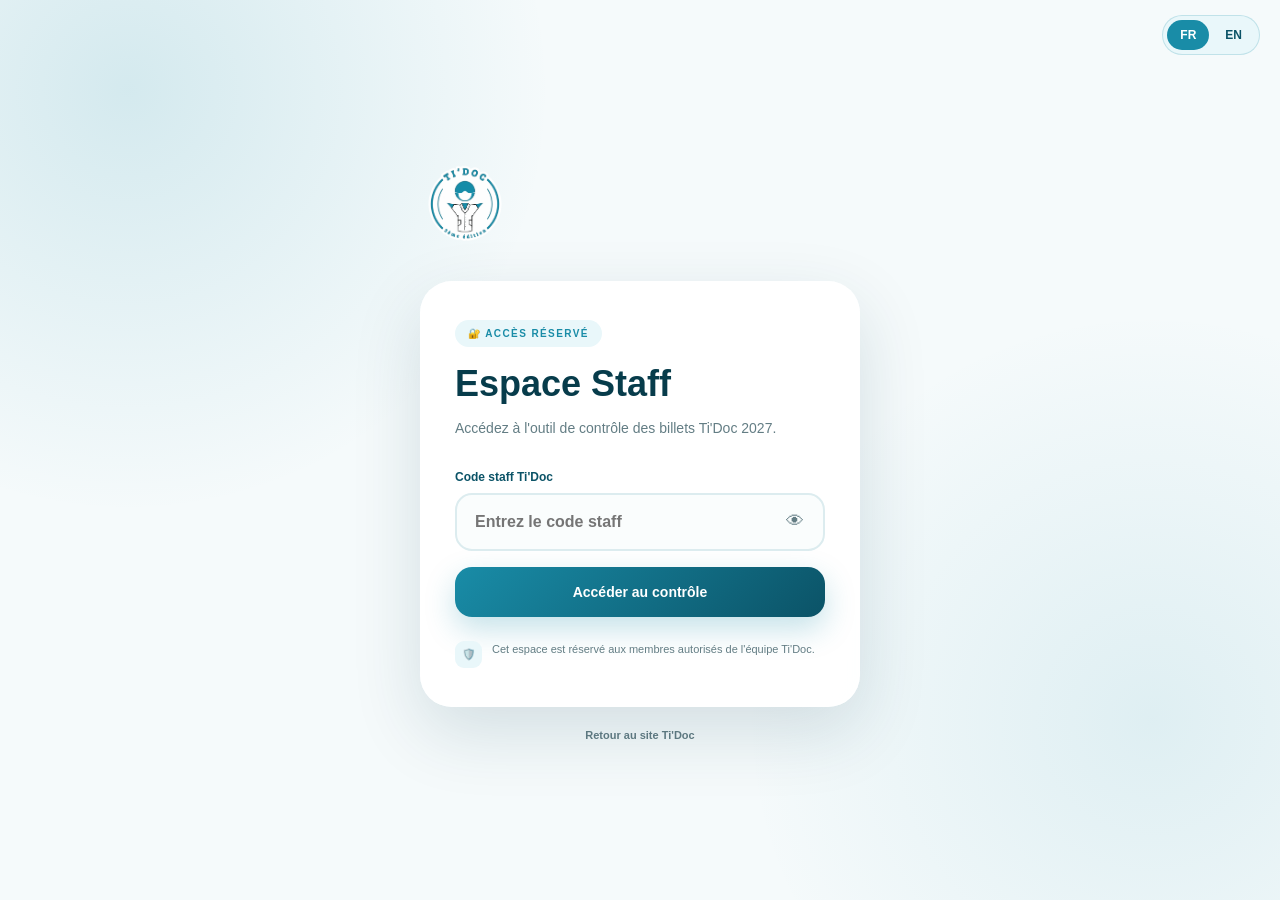
<file: staff.html>
<!DOCTYPE html>
<html lang="fr">

<head>

<meta charset="UTF-8">

<meta
  name="viewport"
  content="width=device-width, initial-scale=1.0, viewport-fit=cover"
>

<title>Espace Staff — Ti'Doc 2027</title>

  <meta
  name="robots"
  content="noindex, nofollow"
>

<link rel="icon" type="image/png" href="/files/logo.png?v=3">
<link rel="shortcut icon" type="image/png" href="/files/logo.png?v=3">
<link rel="apple-touch-icon" href="/files/logo.png?v=3">
  
<style>

/* =====================================================
   VARIABLES
===================================================== */

:root{
  --blue:#198CA7;
  --blue-dark:#0B5367;
  --blue-deep:#073C4B;
  --blue-light:#E9F7FA;
  --text:#153C46;
  --grey:#637D84;
  --white:#FFFFFF;
  --light:#F5FAFB;
  --border:#DCECEF;
}


/* =====================================================
   BASE
===================================================== */

*{
  margin:0;
  padding:0;
  box-sizing:border-box;
}


html{
  min-height:100%;
}


body{

  min-height:100vh;
  min-height:100dvh;

  font-family:
    Arial,
    Helvetica,
    sans-serif;

  color:
    var(--text);

  background:
    radial-gradient(
      circle at 10% 10%,
      rgba(25,140,167,.15),
      transparent 30%
    ),
    radial-gradient(
      circle at 90% 80%,
      rgba(25,140,167,.10),
      transparent 30%
    ),
    #F5FAFB;

}


/* =====================================================
   PAGE
===================================================== */

.staff-page{

  min-height:100vh;
  min-height:100dvh;

  padding:
    max(30px, env(safe-area-inset-top))
    20px
    max(30px, env(safe-area-inset-bottom));

  display:flex;

  align-items:center;

  justify-content:center;

}


/* =====================================================
   CONTENEUR
===================================================== */

.staff-container{

  width:
    min(
      440px,
      100%
    );

}


/* =====================================================
   LOGO
===================================================== */

.staff-logo{

  width:90px;

  margin:
    0 auto 28px;

}


/* =====================================================
   CARTE
===================================================== */

.staff-card{

  padding:
    38px 34px;

  border:
    1px solid
    rgba(255,255,255,.8);

  border-radius:
    32px;

  background:
    rgba(255,255,255,.94);

  box-shadow:
    0 25px 70px
    rgba(7,60,75,.14);

  backdrop-filter:
    blur(15px);

  -webkit-backdrop-filter:
    blur(15px);

}


/* =====================================================
   TITRE
===================================================== */

.staff-tag{

  display:inline-flex;

  align-items:center;

  gap:7px;

  padding:
    8px 13px;

  border-radius:
    50px;

  background:
    var(--blue-light);

  color:
    var(--blue);

  font-size:
    10px;

  font-weight:
    900;

  letter-spacing:
    1.4px;

  text-transform:
    uppercase;

}


.staff-card h1{

  margin-top:18px;

  color:
    var(--blue-deep);

  font-size:
    36px;

  line-height:
    1.08;

}


.staff-intro{

  margin-top:13px;

  color:
    var(--grey);

  font-size:
    14px;

  line-height:
    1.65;

}


/* =====================================================
   FORMULAIRE
===================================================== */

.staff-form{

  margin-top:30px;

}


.staff-form label{

  display:block;

  margin-bottom:9px;

  color:
    var(--blue-dark);

  font-size:
    12px;

  font-weight:
    800;

}


.code-wrapper{

  position:relative;

}


.staff-input{

  width:100%;

  height:58px;

  padding:
    0 55px 0 18px;

  border:
    2px solid
    var(--border);

  border-radius:
    17px;

  outline:none;

  color:
    var(--blue-deep);

  background:
    #FAFDFD;

  font-size:
    16px;

  font-weight:
    700;

  transition:
    border-color .2s ease,
    box-shadow .2s ease;

}


.staff-input:focus{

  border-color:
    var(--blue);

  box-shadow:
    0 0 0 4px
    rgba(25,140,167,.10);

}


.show-code{

  position:absolute;

  top:50%;
  right:10px;

  transform:
    translateY(-50%);

  width:40px;
  height:40px;

  border:0;

  border-radius:12px;

  color:
    var(--grey);

  background:
    transparent;

  font-size:18px;

  cursor:pointer;

}


/* =====================================================
   BOUTON
===================================================== */

.staff-button{

  width:100%;

  margin-top:16px;

  padding:
    17px 20px;

  border:0;

  border-radius:
    17px;

  color:white;

  background:
    linear-gradient(
      135deg,
      var(--blue),
      var(--blue-dark)
    );

  box-shadow:
    0 12px 30px
    rgba(25,140,167,.25);

  font-size:
    14px;

  font-weight:
    900;

  cursor:pointer;

  transition:
    transform .2s ease,
    opacity .2s ease;

}


.staff-button:hover{

  transform:
    translateY(-2px);

}


.staff-button:disabled{

  opacity:.55;

  cursor:not-allowed;

  transform:none;

}


/* =====================================================
   MESSAGE
===================================================== */

.staff-message{

  display:none;

  margin-top:16px;

  padding:
    13px 15px;

  border-radius:
    14px;

  font-size:
    12px;

  font-weight:
    700;

  line-height:
    1.5;

}


.staff-message.error{

  display:block;

  color:#963F4A;

  background:#FFF0F2;

}


.staff-message.success{

  display:block;

  color:#176A57;

  background:#EDF9F5;

}


/* =====================================================
   SÉCURITÉ
===================================================== */

.security-note{

  margin-top:24px;

  display:flex;

  align-items:flex-start;

  gap:10px;

  color:
    var(--grey);

  font-size:
    11px;

  line-height:
    1.55;

}


.security-icon{

  flex-shrink:0;

  width:27px;
  height:27px;

  display:flex;

  align-items:center;
  justify-content:center;

  border-radius:9px;

  color:
    var(--blue);

  background:
    var(--blue-light);

}


/* =====================================================
   RETOUR
===================================================== */

.back-link{

  display:block;

  margin-top:22px;

  text-align:center;

  color:
    var(--grey);

  font-size:
    11px;

  font-weight:
    700;

  text-decoration:none;

}


.back-link:hover{
  color:var(--blue);
}


/* =====================================================
   MOBILE
===================================================== */

@media(max-width:520px){

  .staff-page{

    align-items:
      flex-start;

    padding-top:
      max(
        55px,
        env(safe-area-inset-top)
      );

  }


  .staff-logo{

    width:76px;

    margin-bottom:23px;

  }


  .staff-card{

    padding:
      30px 23px;

    border-radius:
      27px;

  }


  .staff-card h1{

    font-size:
      32px;

  }

}


/* Language toggle kept independent of the staff login form. */
.staff-lang-picker{position:fixed;top:max(15px,env(safe-area-inset-top));right:20px;z-index:20;display:flex;gap:3px;padding:4px;border-radius:24px;background:#e9f7fa;border:1px solid rgba(25,140,167,.2)}
.staff-lang-picker button{font:700 12px Arial,sans-serif;padding:8px 13px;border:0;border-radius:20px;background:transparent;color:#0b5367;cursor:pointer}
.staff-lang-picker button[aria-pressed="true"]{color:white;background:#198ca7}
</style>

</head>


<body>


<div class="staff-lang-picker" role="group" aria-label="Site language">
  <button type="button" class="language-choice" data-lang="fr" aria-pressed="true">FR</button>
  <button type="button" class="language-choice" data-lang="en" aria-pressed="false">EN</button>
</div>
<main class="staff-page">

  <div class="staff-container">


    <img
      src="files/logo.png"
      alt="Ti'Doc"
      class="staff-logo"
    >


    <section class="staff-card">


      <span class="staff-tag">

        🔐 Accès réservé

      </span>


      <h1>

        Espace Staff

      </h1>


      <p class="staff-intro">

        Accédez à l'outil de contrôle
        des billets Ti'Doc 2027.

      </p>



      <form
        id="staff-login-form"
        class="staff-form"
      >


        <label for="staff-code">

          Code staff Ti'Doc

        </label>


        <div class="code-wrapper">


          <input
            id="staff-code"
            class="staff-input"
            type="password"
            autocomplete="current-password"
            placeholder="Entrez le code staff"
            required
          >


          <button
            id="show-code"
            class="show-code"
            type="button"
            aria-label="Afficher le code"
          >

            👁

          </button>


        </div>


        <button
          id="login-button"
          class="staff-button"
          type="submit"
        >

          Accéder au contrôle

        </button>


        <div
          id="staff-message"
          class="staff-message"
        ></div>


      </form>



      <div class="security-note">

        <div class="security-icon">

          🛡️

        </div>

        <div>

          Cet espace est réservé
          aux membres autorisés de l'équipe Ti'Doc.

        </div>

      </div>


    </section>


    <a
      href="index.html"
      class="back-link"
    >

      Retour au site Ti'Doc

    </a>


  </div>

</main>



<script>

/* =====================================================
   API
===================================================== */

/*
  IMPORTANT :
  mets ici EXACTEMENT la même URL Apps Script
  que celle utilisée actuellement par ton site.
*/

const STAFF_API =
  "https://script.google.com/macros/s/AKfycbzHniBRivQnmnxUnEmCFDZqYmKmepn2b57NHtRGgSh1cdWu9Nf-KHNFrHxQndbW3BG1/exec";


/* =====================================================
   ÉLÉMENTS
===================================================== */

const form =
  document.getElementById(
    "staff-login-form"
  );


const input =
  document.getElementById(
    "staff-code"
  );


const button =
  document.getElementById(
    "login-button"
  );


const message =
  document.getElementById(
    "staff-message"
  );


const showCodeButton =
  document.getElementById(
    "show-code"
  );


/* =====================================================
   AFFICHER / MASQUER CODE
===================================================== */

showCodeButton.addEventListener(
  "click",
  function(){

    const hidden =
      input.type ===
      "password";


    input.type =
      hidden
        ? "text"
        : "password";


    showCodeButton.textContent =
      hidden
        ? "🙈"
        : "👁";

  }
);


/* =====================================================
   MESSAGE
===================================================== */

function showMessage(
  text,
  type
){

  message.textContent =
    text;


  message.className =
    "staff-message " +
    type;

}


/* =====================================================
   CONNEXION
===================================================== */

form.addEventListener(
  "submit",
  async function(event){

    event.preventDefault();


    const code =
      input.value.trim();


    if (!code) {

      showMessage(
        "Entrez le code staff.",
        "error"
      );

      return;

    }


    button.disabled =
      true;


    button.textContent =
      "Vérification...";


    message.className =
      "staff-message";


    try {


     const formData =
  new URLSearchParams();

formData.append(
  "action",
  "staffLogin"
);

formData.append(
  "code",
  code
);

const response =
  await fetch(
    STAFF_API,
    {
      method: "POST",
      body: formData
    }
  );


      const result =
        await response.json();


      if (
        !result.success ||
        !result.sessionToken
      ) {

        throw new Error(
          result.message ||
          "Code staff incorrect."
        );

      }


      /* =============================================
         MÉMORISER LA SESSION
      ============================================= */

      localStorage.setItem(
        "tidoc_staff_session",
        result.sessionToken
      );


      localStorage.setItem(
        "tidoc_staff_expires",
        String(
          result.expiresAt || ""
        )
      );


      showMessage(
        "Accès autorisé ✓",
        "success"
      );


      /*
        Notre prochaine page sera scan.html.
      */

      setTimeout(
        function(){

          window.location.href =
            "scan.html";

        },
        500
      );


    }


    catch(error) {


      console.error(
        error
      );


      showMessage(
        error.message ||
        "Impossible de se connecter.",
        "error"
      );


      button.disabled =
        false;


      button.textContent =
        "Accéder au contrôle →";

    }

  }
);


/* =====================================================
   SESSION DÉJÀ EXISTANTE
===================================================== */

async function checkExistingSession(){

  const session =
    localStorage.getItem(
      "tidoc_staff_session"
    );


  const expires =
    Number(
      localStorage.getItem(
        "tidoc_staff_expires"
      ) || 0
    );


  if (
    !session ||
    !expires ||
    Date.now() >= expires
  ) {

    localStorage.removeItem(
      "tidoc_staff_session"
    );

    localStorage.removeItem(
      "tidoc_staff_expires"
    );

    return;

  }


  try {


    const response =
      await fetch(

        STAFF_API +
        "?action=staffSession" +
        "&session=" +
        encodeURIComponent(
          session
        )

      );


    const result =
      await response.json();


    if (
      result.success &&
      result.valid
    ) {

      window.location.href =
        "scan.html";

      return;

    }


    localStorage.removeItem(
      "tidoc_staff_session"
    );


    localStorage.removeItem(
      "tidoc_staff_expires"
    );


  }


  catch(error){

    console.error(
      error
    );

  }

}


/* =====================================================
   LANCEMENT
===================================================== */

checkExistingSession();

</script>


<script src="translations.js"></script>
<script src="language.js"></script>
</body>

</html>
</file>
<file: header.css>
/* =====================================================
   HEADER — TI'DOC
===================================================== */


/* =====================================================
   HEADER
===================================================== */

header{
  position:fixed;

  top:0;
  left:0;

  width:100%;

  z-index:1000;

  display:flex;

  align-items:center;
  justify-content:space-between;

  padding:22px 7%;

  background:linear-gradient(180deg,rgba(7,60,75,.18),transparent);
}

/* =====================================================
   LOGO
===================================================== */

.logo{
  flex-shrink:0;
}


.logo img{
  width:82px;
  height:auto;

  display:block;
}


/* =====================================================
   MENU PRINCIPAL
===================================================== */

nav{
  display:flex;

  align-items:center;

  gap:30px;

  padding:15px 25px;

  border-radius:50px;

  background:
    rgba(255,255,255,.94);

  backdrop-filter:blur(12px);
  -webkit-backdrop-filter:blur(12px);

  box-shadow:
    0 10px 35px
    rgba(0,0,0,.08);

  white-space:nowrap;
}

.menu-toggle{
  display:none;
}


nav a{
  text-decoration:none;
}

/* =====================================================
   NAVIGATION MOBILE UNIFIÉE
===================================================== */

@media(max-width:650px){
  header{
    align-items:center;
    background:rgba(7,60,75,.18);
  }

  .menu-toggle{
    width:44px;
    height:44px;
    display:flex;
    flex-direction:column;
    justify-content:center;
    align-items:center;
    gap:5px;
    margin-left:auto;
    border:1px solid rgba(255,255,255,.45);
    border-radius:14px;
    background:rgba(255,255,255,.94);
    color:var(--blue-dark);
    cursor:pointer;
    box-shadow:0 8px 25px rgba(7,60,75,.14);
  }

  .menu-toggle span{
    width:19px;
    height:2px;
    border-radius:5px;
    background:currentColor;
    transition:transform .2s ease,opacity .2s ease;
  }

  .menu-toggle[aria-expanded="true"] span:nth-child(1){ transform:translateY(7px) rotate(45deg); }
  .menu-toggle[aria-expanded="true"] span:nth-child(2){ opacity:0; }
  .menu-toggle[aria-expanded="true"] span:nth-child(3){ transform:translateY(-7px) rotate(-45deg); }

  header nav{
    position:absolute;
    top:calc(100% + 10px);
    left:4%;
    right:4%;
    display:grid;
    gap:4px;
    padding:10px;
    border:1px solid rgba(25,140,167,.14);
    border-radius:22px;
    background:rgba(255,255,255,.98);
    box-shadow:0 22px 50px rgba(7,60,75,.18);
    opacity:0;
    visibility:hidden;
    pointer-events:none;
    transform:translateY(-8px);
    transition:opacity .2s ease,visibility .2s ease,transform .2s ease;
  }

  header nav.open{
    opacity:1;
    visibility:visible;
    pointer-events:auto;
    transform:translateY(0);
  }

  header nav > .nav-dropdown,
  header nav > .nav-main-link{ width:100%; }

  header nav > .nav-main-link,
  header .nav-main-row{
    min-height:44px;
    padding:0 12px;
    border-radius:12px;
  }

  header nav > .nav-main-link:hover,
  header .nav-main-row:hover{ background:var(--blue-light); }

  header .nav-main-link{ font-size:14px; }
  header .nav-main-row{ justify-content:space-between; gap:8px; }
  header .nav-dropdown-toggle{ width:30px; height:30px; }
  header .nav-chevron{ font-size:13px; }

  header .nav-dropdown-menu{
    position:static;
    min-width:0;
    margin:0 8px 6px;
    padding:4px;
    border:0;
    border-radius:14px;
    background:var(--blue-light);
    box-shadow:none;
    transform:none;
  }

  header .nav-dropdown-menu::before{ display:none; }
  header .nav-dropdown-menu a{ padding:10px 12px; font-size:13px; border-radius:10px; }

  header nav .nav-dropdown:hover .nav-dropdown-menu{
    opacity:0;
    visibility:hidden;
    pointer-events:none;
    transform:none;
  }

  header nav .nav-dropdown.open .nav-dropdown-menu{
    opacity:1;
    visibility:visible;
    pointer-events:auto;
    transform:none;
  }
}


/* =====================================================
   LIENS PRINCIPAUX
===================================================== */

.nav-main-link{
  color:var(--blue-dark);

  font-size:15px;
  font-weight:600;

  white-space:nowrap;

  transition:
    color .25s ease;
}


.nav-main-link:hover{
  color:var(--blue);
}


/* =====================================================
   MENUS DÉROULANTS
===================================================== */

.nav-dropdown{
  position:relative;

  display:block;

  flex-shrink:0;
}


/* =====================================================
   LIGNE PRINCIPALE
===================================================== */

.nav-main-row{
  display:flex;

  align-items:center;

  gap:3px;
}


/* =====================================================
   BOUTON FLÈCHE
===================================================== */

.nav-dropdown-toggle{
  width:24px;
  height:24px;

  flex-shrink:0;

  display:flex;

  align-items:center;
  justify-content:center;

  padding:0;

  border:0;

  background:transparent;

  color:var(--blue-dark);

  cursor:pointer;

  transition:
    color .25s ease;
}


.nav-dropdown-toggle:hover{
  color:var(--blue);
}


/* =====================================================
   FLÈCHE
===================================================== */

.nav-chevron{
  display:inline-block;

  font-size:13px;

  line-height:1;

  transition:
    transform .25s ease;
}


/* =====================================================
   SOUS-MENU
===================================================== */

.nav-dropdown-menu{
  position:absolute;

  top:calc(100% + 20px);
  left:50%;

  z-index:2000;

  min-width:190px;

  padding:9px;

  /*
    IMPORTANT :
    le menu est invisible par défaut
  */

  opacity:0;

  visibility:hidden;

  pointer-events:none;

  transform:
    translate(-50%, -8px);


  border:
    1px solid
    rgba(25,140,167,.12);

  border-radius:18px;


  background:
    rgba(255,255,255,.98);


  backdrop-filter:blur(16px);
  -webkit-backdrop-filter:blur(16px);


  box-shadow:
    0 18px 45px
    rgba(7,60,75,.15);


  transition:
    opacity .22s ease,
    transform .22s ease,
    visibility .22s ease;
}


/* =====================================================
   PONT INVISIBLE

   Permet de descendre la souris du menu principal
   vers le sous-menu sans qu'il se ferme.
===================================================== */

.nav-dropdown-menu::before{
  content:"";

  position:absolute;

  left:0;
  right:0;

  top:-22px;

  height:22px;
}


/* =====================================================
   LIENS DU SOUS-MENU
===================================================== */

.nav-dropdown-menu a{
  display:block;

  width:100%;

  padding:12px 14px;

  border-radius:12px;

  color:var(--blue-dark);

  font-size:14px;
  font-weight:600;

  white-space:nowrap;

  transition:
    color .2s ease,
    background .2s ease;
}


.nav-dropdown-menu a:hover{
  color:var(--blue-dark);

  background:var(--blue-light);
}


/* =====================================================
   OUVERTURE DU SOUS-MENU
===================================================== */

.nav-dropdown:hover
.nav-dropdown-menu,

.nav-dropdown.open
.nav-dropdown-menu{

  opacity:1;

  visibility:visible;

  pointer-events:auto;

  transform:
    translate(-50%, 0);
}


/* =====================================================
   ROTATION DE LA FLÈCHE
===================================================== */

.nav-dropdown:hover
.nav-chevron,

.nav-dropdown.open
.nav-chevron{

  transform:
    rotate(180deg);
}


/* =====================================================
   TABLETTE
===================================================== */

@media(max-width:900px){

  header{
    padding:18px 5%;
  }


  .logo img{
    width:70px;
  }


  nav{
    gap:14px;

    padding:
      12px 16px;
  }


  .nav-main-link{
    font-size:13px;
  }


  .nav-main-row{
    gap:2px;
  }


  .nav-dropdown-toggle{
    width:20px;
    height:20px;
  }


  .nav-chevron{
    font-size:12px;
  }


  .nav-dropdown-menu{
    top:
      calc(100% + 18px);

    min-width:170px;

    padding:8px;
  }


  .nav-dropdown-menu a{
    padding:11px 12px;

    font-size:12px;
  }

}

/* Priorité finale pour la navigation mobile unifiée. */
@media(max-width:650px){
  header{ align-items:center; }
  header nav{ display:grid; }
}


/* =====================================================
   MOBILE
===================================================== */

@media(max-width:650px){

  header{
    align-items:flex-start;

    padding:
      16px 4%;
  }


  .logo img{
    width:58px;
  }


  nav{
    gap:7px;

    padding:
      9px 10px;

    border-radius:40px;
  }


  .nav-main-link{
    font-size:10px;
  }


  .nav-main-row{
    gap:1px;
  }


  .nav-dropdown-toggle{
    width:15px;
    height:18px;
  }


  .nav-chevron{
    font-size:9px;
  }


  .nav-dropdown-menu{
    top:
      calc(100% + 15px);

    min-width:150px;

    padding:6px;

    border-radius:14px;
  }


  .nav-dropdown-menu::before{
    top:-17px;

    height:17px;
  }


  .nav-dropdown-menu a{
    padding:
      9px 10px;

    font-size:10px;

    border-radius:9px;
  }

}

/* Ti'Doc bilingual language switch */
.language-switch{display:inline-flex;align-items:center;flex:none;gap:3px;padding:4px;border:1px solid rgba(25,140,167,.16);border-radius:30px;background:#e9f7fa;white-space:nowrap}
.language-switch .language-choice{appearance:none;border:0;border-radius:24px;background:transparent;color:#0b5367;padding:8px 11px;font-size:12px;font-weight:800;letter-spacing:.03em;cursor:pointer;line-height:1.1;transition:background .2s,color .2s,box-shadow .2s}
.language-switch .language-choice[aria-pressed="true"]{background:#198ca7;color:#fff;box-shadow:0 2px 7px rgba(25,140,167,.2)}
.language-switch .language-choice:focus-visible{outline:2px solid #198ca7;outline-offset:3px}
@media(max-width:800px){.language-switch{margin:10px 0;align-self:flex-start}}


/* Ti'Doc — repère persistant de navigation */
header .nav-main-link.is-current,
header .nav-dropdown.is-current > .nav-main-row > .nav-main-link{
  color:#198CA7 !important;
  font-weight:800;
}
header .nav-dropdown-menu a.is-current{
  background:#E9F7FA !important;
  color:#0B5367 !important;
  font-weight:800;
}
header .nav-main-link.is-current::after{
  content:"";
  display:block;
  height:3px;
  background:#198CA7;
  border-radius:3px;
  margin-top:4px;
}
@media(max-width:800px){
 header .nav-main-link.is-current::after{height:2px;margin-top:2px;}
}
</file>
<file: footer.css>
/* =====================================================
   FOOTER
===================================================== */

.site-footer{

  padding:
    35px 7%;

  display:grid;

  grid-template-columns:
    1fr auto 1fr;

  align-items:center;

  gap:30px;

  background:
    var(--blue-deep, #073C4B);

  color:
    rgba(255,255,255,.75);

}


/* =====================================================
   LOGO
===================================================== */

.footer-logo{

  width:60px;
  height:auto;

  justify-self:start;

}


/* =====================================================
   CENTRE
===================================================== */

.footer-center{

  display:flex;

  flex-direction:column;

  align-items:center;

  gap:5px;

  text-align:center;

}


.footer-copyright{

  font-size:13px;

}


/* =====================================================
   CRÉDIT DU SITE
===================================================== */

.site-credit{

  font-size:9px;

  font-weight:400;

  letter-spacing:.4px;

  color:
    rgba(255,255,255,.28);

}

.privacy-link{

  color:
    rgba(255,255,255,.72);

  font-size:11px;
  text-decoration:underline;
  text-underline-offset:3px;

}

.privacy-link:hover{

  color:white;

}


/* =====================================================
   ESPACE STAFF
===================================================== */

.staff-link{

  display:inline-flex;
  align-items:center;
  gap:6px;

  justify-self:end;

  padding:7px 12px;

  border:1px solid rgba(255,255,255,.16);
  border-radius:50px;

  color:
    rgba(255,255,255,.48);

  font-size:11px;
  font-weight:600;

  text-decoration:none;

  transition:
    color .25s ease,
    border-color .25s ease,
    background .25s ease;

}


.staff-link:hover{

  color:white;

  border-color:rgba(255,255,255,.4);
  background:rgba(255,255,255,.06);

}


/* =====================================================
   MOBILE
===================================================== */

@media(max-width:650px){

  .site-footer{

    grid-template-columns:1fr;

    justify-items:center;

    gap:18px;

    padding:
      32px 5%;

    text-align:center;

  }


  .footer-logo,
  .staff-link{

    justify-self:center;

  }


  .footer-logo{

    width:55px;

  }

}
</file>
<file: theme.css>
/* Ti'Doc — direction artistique commune */
:root{
  --surface:#fff;
  --surface-soft:#f4fafb;
  --surface-deep:#073c4b;
  --ink:#123b45;
  --muted:#68828a;
  --line:rgba(7,60,75,.12);
  --line-strong:rgba(25,140,167,.25);
  --shadow-soft:0 18px 55px rgba(7,60,75,.10);
  --shadow-premium:0 24px 70px rgba(7,60,75,.16);
  --radius-xl:36px;
  --radius-lg:28px;
  --radius-md:18px;
}

html{ background:var(--surface-soft); }

body{
  font-family:Inter,ui-sans-serif,system-ui,-apple-system,BlinkMacSystemFont,"Segoe UI",sans-serif;
  text-rendering:optimizeLegibility;
  color:var(--ink);
  background:
    radial-gradient(circle at 0 0,rgba(25,140,167,.06),transparent 28rem),
    var(--surface-soft);
}

h1,h2,h3,h4,p{ text-wrap:pretty; }
h1,h2,h3,h4{ letter-spacing:-.025em; }

section{ scroll-margin-top:112px; }

/* Barre de navigation commune */
header{
  padding-top:18px;
  padding-bottom:18px;
}

header nav{
  border:1px solid rgba(255,255,255,.72);
  background:rgba(255,255,255,.82);
  box-shadow:0 14px 45px rgba(7,60,75,.13);
}

header nav > a,
header .nav-main-row{
  transition:background .2s ease,color .2s ease;
}

header nav > a:hover,
header .nav-main-row:hover{
  border-radius:12px;
  background:rgba(233,247,250,.88);
}

/* Surfaces et cartes */
.info-bar,
.about-path-card,
.program-card,
.pack-card,
.contact-card,
.privacy-content,
.intro-inner,
.team-intro-inner{
  border:1px solid var(--line);
  box-shadow:var(--shadow-soft);
}

.about-path-card,
.program-card,
.pack-card{
  overflow:hidden;
  border-radius:var(--radius-lg);
  transition:transform .28s ease,box-shadow .28s ease,border-color .28s ease;
}

.about-path-card:hover,
.program-card:hover,
.pack-card:hover{
  transform:translateY(-7px);
  border-color:var(--line-strong);
  box-shadow:var(--shadow-premium);
}

.about-path-card img,
.program-card img{
  transition:transform .5s cubic-bezier(.2,.75,.25,1),filter .5s ease;
}

.about-path-card:hover img,
.program-card:hover img{
  transform:scale(1.04);
  filter:saturate(1.06) contrast(1.02);
}

.contact-card,
.privacy-content{
  border-radius:var(--radius-xl);
  background:rgba(255,255,255,.92);
  box-shadow:var(--shadow-premium);
}

/* Bouton d'inscription newsletter Ti'Doc */

.newsletter-form button{
  order:2;

  /* Dimensions */
  width:100%;
  min-height:54px;
  padding:15px 26px;
  margin-top:12px;

  /* Design */
  display:flex;
  align-items:center;
  justify-content:center;
  gap:10px;

  border:1px solid transparent;
  border-radius:14px;

  background:linear-gradient(
    135deg,
    #198CA7 0%,
    #0B5367 100%
  );

  color:#ffffff;
  font-family:inherit;
  font-size:15px;
  font-weight:700;
  letter-spacing:.2px;

  /* Effet de profondeur */
  box-shadow:
    0 8px 22px rgba(25,140,167,.22),
    inset 0 1px 0 rgba(255,255,255,.15);

  cursor:pointer;

  transition:
    transform .25s ease,
    box-shadow .25s ease,
    background .25s ease;
}

/* Animation au survol */

.newsletter-form button:hover{
  transform:translateY(-2px);

  box-shadow:
    0 12px 28px rgba(25,140,167,.30),
    inset 0 1px 0 rgba(255,255,255,.2);
}

/* Effet au clic */

.newsletter-form button:active{
  transform:translateY(0);

  box-shadow:
    0 4px 12px rgba(25,140,167,.18);
}

/* Accessibilité */

.newsletter-form button:focus-visible{
  outline:3px solid rgba(25,140,167,.35);
  outline-offset:4px;
}

/* Bouton désactivé */

.newsletter-form button:disabled{
  opacity:.55;
  cursor:not-allowed;
  transform:none;
}

.newsletter input:not([type="checkbox"]),
.staff-input{
  border:1px solid var(--line);
  background:#fbfeff;
  transition:border-color .2s ease,box-shadow .2s ease,background .2s ease;
}

.newsletter input:focus,
.staff-input:focus{
  border-color:var(--blue);
  background:#fff;
  box-shadow:0 0 0 4px rgba(25,140,167,.12);
  outline:0;
}

.newsletter-consent{
  order:3;
  flex:0 0 100%;
  display:flex;
  align-items:flex-start;
  gap:10px;
  margin-top:14px;
  color:var(--muted);
  font-size:12px;
  line-height:1.5;
  cursor:pointer;
}

.newsletter-form{
  flex-wrap:wrap;
}

.newsletter-form button{
  order:2;
}

.newsletter-consent input{
  width:16px;
  height:16px;
  flex:0 0 16px;
  margin-top:2px;
  border-radius:4px;
  accent-color:var(--blue);
  cursor:pointer;
}

.pack-button,
.newsletter button,
.staff-button{
  box-shadow:0 10px 25px rgba(7,60,75,.12);
}

.pack-button:hover,
.newsletter button:hover,
.staff-button:hover{
  transform:translateY(-2px);
}

.site-footer{
  border-top:1px solid rgba(255,255,255,.08);
  background:
    radial-gradient(circle at 85% 0,rgba(25,140,167,.28),transparent 22rem),
    linear-gradient(135deg,#073c4b,#062e3a);
}

@media(prefers-reduced-motion:reduce){
  *,*::before,*::after{
    scroll-behavior:auto!important;
    transition-duration:.01ms!important;
    animation-duration:.01ms!important;
  }
}

::selection{ color:#fff; background:var(--blue); }
a,button,input,select,textarea{ -webkit-tap-highlight-color:transparent; }
a:focus-visible,button:focus-visible,input:focus-visible,select:focus-visible,textarea:focus-visible{
  outline:3px solid rgba(25,140,167,.42);
  outline-offset:4px;
}
button,input,select,textarea{ font:inherit; }
.section-tag,.hero-tag,.privacy-tag,.page-tag{ letter-spacing:1.8px; }
.btn,.staff-button,.pack-button,.privacy-more{
  transition:transform .22s ease,box-shadow .22s ease,background-color .22s ease,border-color .22s ease;
}
.btn:hover,.staff-button:hover,.pack-button:hover,.privacy-more:hover{
  box-shadow:0 12px 28px rgba(7,60,75,.14);
}
@media(max-width:650px){
  .hero,.team-hero,.about-hero,.privacy-hero,.page-heading{ padding-top:135px; }
}

/* =====================================================
   TI'DOC — CORRECTION BOUTONS BILLETTERIE
===================================================== */

.pack-button{
  position:relative;
  z-index:2;

  pointer-events:auto;
  touch-action:manipulation;

  -webkit-appearance:none;
  appearance:none;
}

/* Retour visuel au toucher */

.pack-button:active:not(:disabled){
  transform:scale(.98);
}

/* État pendant la connexion HelloAsso */

.pack-button.is-loading{
  opacity:1;
  background:#0B5367;
  cursor:wait;
  transform:none;
  box-shadow:0 10px 25px rgba(7,60,75,.12);
}

/* Désactivation pendant le paiement */

.pack-button:disabled{
  cursor:wait;
  transform:none;
}

/* Respecter le blocage RGPD */

body.privacy-locked .pack-button{
  pointer-events:none;
}

/* =====================================================
   TI'DOC — NEWSLETTER PREMIUM
===================================================== */

/* Formulaire */

.newsletter-form{
  display:flex;
  flex-wrap:wrap;
  align-items:stretch;
  gap:12px;
}

/* Champ e-mail */

.newsletter-form input:not([type="checkbox"]){
  flex:1 1 240px;
  width:100%;
  min-width:0;
  min-height:52px;
  padding:14px 18px;

  border:1px solid rgba(25,140,167,.20);
  border-radius:14px;

  background:#FFFFFF;
  color:#153C46;

  font-size:14px;
  box-shadow:none;
}

.newsletter-form input:not([type="checkbox"]):focus{
  outline:none;
  border-color:#198CA7;
  box-shadow:0 0 0 4px rgba(25,140,167,.12);
}

/* Bouton */

.newsletter-form button{
  flex:0 0 auto;
  width:auto;
  min-height:52px;
  margin:0;
  padding:14px 26px;

  border-radius:14px;

  background:linear-gradient(
    135deg,
    #198CA7,
    #0B5367
  );

  color:white;
  font-weight:700;
  cursor:pointer;
}

/* Ligne RGPD */

.newsletter-consent{
  order:3;
  flex:0 0 100%;

  display:flex;
  align-items:flex-start;
  justify-content:flex-start;
  gap:11px;

  margin-top:8px;
  padding:13px 15px;

  border:1px solid rgba(25,140,167,.12);
  border-radius:12px;

  background:rgba(233,247,250,.55);

  color:#637D84;
  font-size:12px;
  line-height:1.6;

  cursor:pointer;
}

/* Petite checkbox */

.newsletter-consent input[type="checkbox"]{
  appearance:auto;
  -webkit-appearance:checkbox;

  flex:0 0 16px;

  width:16px !important;
  height:16px !important;
  min-width:16px !important;
  min-height:16px !important;
  max-width:16px;

  padding:0 !important;
  margin:2px 0 0 !important;

  border:0;
  border-radius:4px;

  background:transparent;
  box-shadow:none !important;

  accent-color:#198CA7;

  cursor:pointer;
}

/* Texte de consentement */

.newsletter-consent span{
  flex:1;
  min-width:0;
}

.newsletter-consent a{
  color:#198CA7;
  font-weight:700;
  text-decoration:underline;
  text-underline-offset:3px;
}

/* Version mobile */

@media(max-width:650px){

  .newsletter-form{
    flex-direction:column;
    gap:12px;
  }

  .newsletter-form input:not([type="checkbox"]){
    flex:none;
    width:100%;
  }

  .newsletter-form button{
    width:100%;
  }

  .newsletter-consent{
    width:100%;
    padding:12px;
  }

}


/* ==========================================
   TI'DOC — CORRECTION NEWSLETTER
========================================== */

.newsletter-form .newsletter-consent{
  display:flex !important;
  flex-direction:row !important;
  align-items:flex-start !important;
  justify-content:flex-start !important;
  gap:12px !important;

  width:100% !important;
  margin:12px 0 0 !important;
  padding:14px !important;

  border-radius:14px;
  background:rgba(25,140,167,.05);

  font-size:12px;
  line-height:1.6;
  text-align:left;
}

.newsletter-form .newsletter-consent input[type="checkbox"],
.newsletter .newsletter-consent input[type="checkbox"]{
  display:block !important;
  appearance:auto !important;
  -webkit-appearance:checkbox !important;

  order:-1 !important;
  flex:0 0 16px !important;

  width:16px !important;
  height:16px !important;
  min-width:16px !important;
  min-height:16px !important;
  max-width:16px !important;
  max-height:16px !important;

  padding:0 !important;
  margin:2px 0 0 !important;

  border:0 !important;
  box-shadow:none !important;
  transform:none !important;

  accent-color:#198CA7;
  cursor:pointer;
}

.newsletter-form .newsletter-consent span,
.newsletter .newsletter-consent span{
  order:0;
  flex:1;
  min-width:0;
}


/* =====================================================
   TI'DOC — SECTIONS SANS ENCADRÉ
===================================================== */

/* Les sections classiques restent intégrées au fond */

.section{
  border:none;
  box-shadow:none;
  background:transparent;
}

/* Les titres et descriptions ne deviennent pas des cartes */

.section > h1,
.section > h2,
.section > h3,
.section > p{
  border:none;
  box-shadow:none;
  background:transparent;
}

/* Meilleur rendu sur tablette et ordinateur */

@media(min-width:768px){

  .section{
    border-radius:0;
  }

}


/* ================================================
   TI'DOC — NOTRE HISTOIRE / DESIGN PREMIUM
================================================ */

/* Section de présentation */
.about-hero,
.about-section {
  position: relative;
  background: transparent;
}

/* Conteneur principal vidéo */
.about-hero video,
.about-hero iframe,
.about-hero .about-video,
.about-section video {
  border-radius: 30px;
  box-shadow:
    0 24px 65px rgba(7, 60, 75, .14),
    0 5px 15px rgba(7, 60, 75, .05);
}

/* Images de couverture */
.about-hero img,
.about-section .about-video img {
  border-radius: 30px;
}

/* Titres de la section */
.about-hero h1,
.about-hero h2,
.about-section h1,
.about-section h2 {
  color: #073C4B;
  font-weight: 800;
  letter-spacing: -.045em;
  line-height: 1.13;
  text-wrap: balance;
}

/* Petite étiquette NOTRE HISTOIRE */
.about-hero .section-tag,
.about-section .section-tag {
  display: inline-flex;
  align-items: center;
  gap: 10px;
  color: #198CA7;
  font-size: 13px;
  font-weight: 800;
  letter-spacing: 2.5px;
  text-transform: uppercase;
}

/* Accent graphique avant l'étiquette */
.about-hero .section-tag::before,
.about-section .section-tag::before {
  content: "";
  width: 25px;
  height: 3px;
  border-radius: 10px;
  background: #198CA7;
}

/* Texte de présentation */
.about-hero p,
.about-section p {
  color: #637D84;
  line-height: 1.85;
  letter-spacing: -.01em;
}

/* Animation discrète pour vidéo */
@media (hover: hover) {
  .about-hero video,
  .about-hero .about-video {
    transition:
      transform .4s ease,
      box-shadow .4s ease;
  }

  .about-hero video:hover,
  .about-hero .about-video:hover {
    transform: translateY(-4px);
    box-shadow:
      0 30px 80px rgba(7, 60, 75, .18);
  }
}

/* Tablette */
@media (min-width: 651px) and (max-width: 1024px) {
  .about-hero h1,
  .about-hero h2 {
    font-size: clamp(32px, 4vw, 46px);
  }
}

/* Mobile */
@media (max-width: 650px) {
  .about-hero video,
  .about-hero iframe,
  .about-hero img,
  .about-hero .about-video {
    border-radius: 20px;
  }

  .about-hero h1,
  .about-hero h2 {
    font-size: clamp(28px, 7vw, 36px);
    line-height: 1.17;
  }

  .about-hero p {
    font-size: 15px;
    line-height: 1.75;
  }

  .about-hero .section-tag {
    font-size: 11px;
    letter-spacing: 2px;
  }
}



/* ==========================================
   TI'DOC — TITRES ÉDITIONS 2025 / 2026 / 2027
   Même style que la page Accueil
========================================== */

/* Supprimer les encadrés des en-têtes */
.page-heading,
.page-heading-inner,
.edition-hero,
.edition-header,
.edition-intro {
  background: transparent !important;
  background-image: none !important;
  border: none !important;
  box-shadow: none !important;
  border-radius: 0 !important;
}

/* Supprimer les encadrés des éléments internes */
.page-heading::before,
.page-heading::after,
.edition-hero::before,
.edition-hero::after {
  box-shadow: none !important;
  border: none !important;
}

/* Mise en page centrée */
.page-heading,
.edition-hero,
.edition-header {
  text-align: center;
  margin-left: auto;
  margin-right: auto;
}

/* Étiquette au-dessus du titre */
.page-heading .page-tag,
.edition-hero .page-tag {
  color: #198CA7;
  font-weight: 800;
  letter-spacing: 3px;
  text-transform: uppercase;
}

/* Titres */
.page-heading h1,
.edition-hero h1,
.edition-header h1 {
  color: #073C4B;
  font-weight: 800;
  letter-spacing: -.045em;
  line-height: 1.12;
  text-align: center;
}

/* Description */
.page-heading p,
.edition-hero p,
.edition-header p {
  color: #68828A;
  line-height: 1.7;
  text-align: center;
  max-width: 850px;
  margin-left: auto;
  margin-right: auto;
}

/* Tablette et mobile */
@media (max-width: 768px) {
  .page-heading,
  .edition-hero,
  .edition-header {
    padding-left: 20px;
    padding-right: 20px;
  }

  .page-heading h1,
  .edition-hero h1,
  .edition-header h1 {
    font-size: clamp(30px, 7vw, 48px);
  }
}







/* =====================================================
   TI'DOC — CORRECTION HERO PAGE À PROPOS
===================================================== */

.about-hero{
  background:
    linear-gradient(
      90deg,
      rgba(7,60,75,.88) 0%,
      rgba(11,83,103,.75) 48%,
      rgba(25,140,167,.45) 100%
    ),
    url("files/IMG_3180_resultat.jpeg") center/cover no-repeat !important;
  color:#fff !important;
}

.about-hero h1,
.about-hero h2{
  color:#fff !important;
}

.about-hero p{
  color:rgba(255,255,255,.84) !important;
}
</file>
